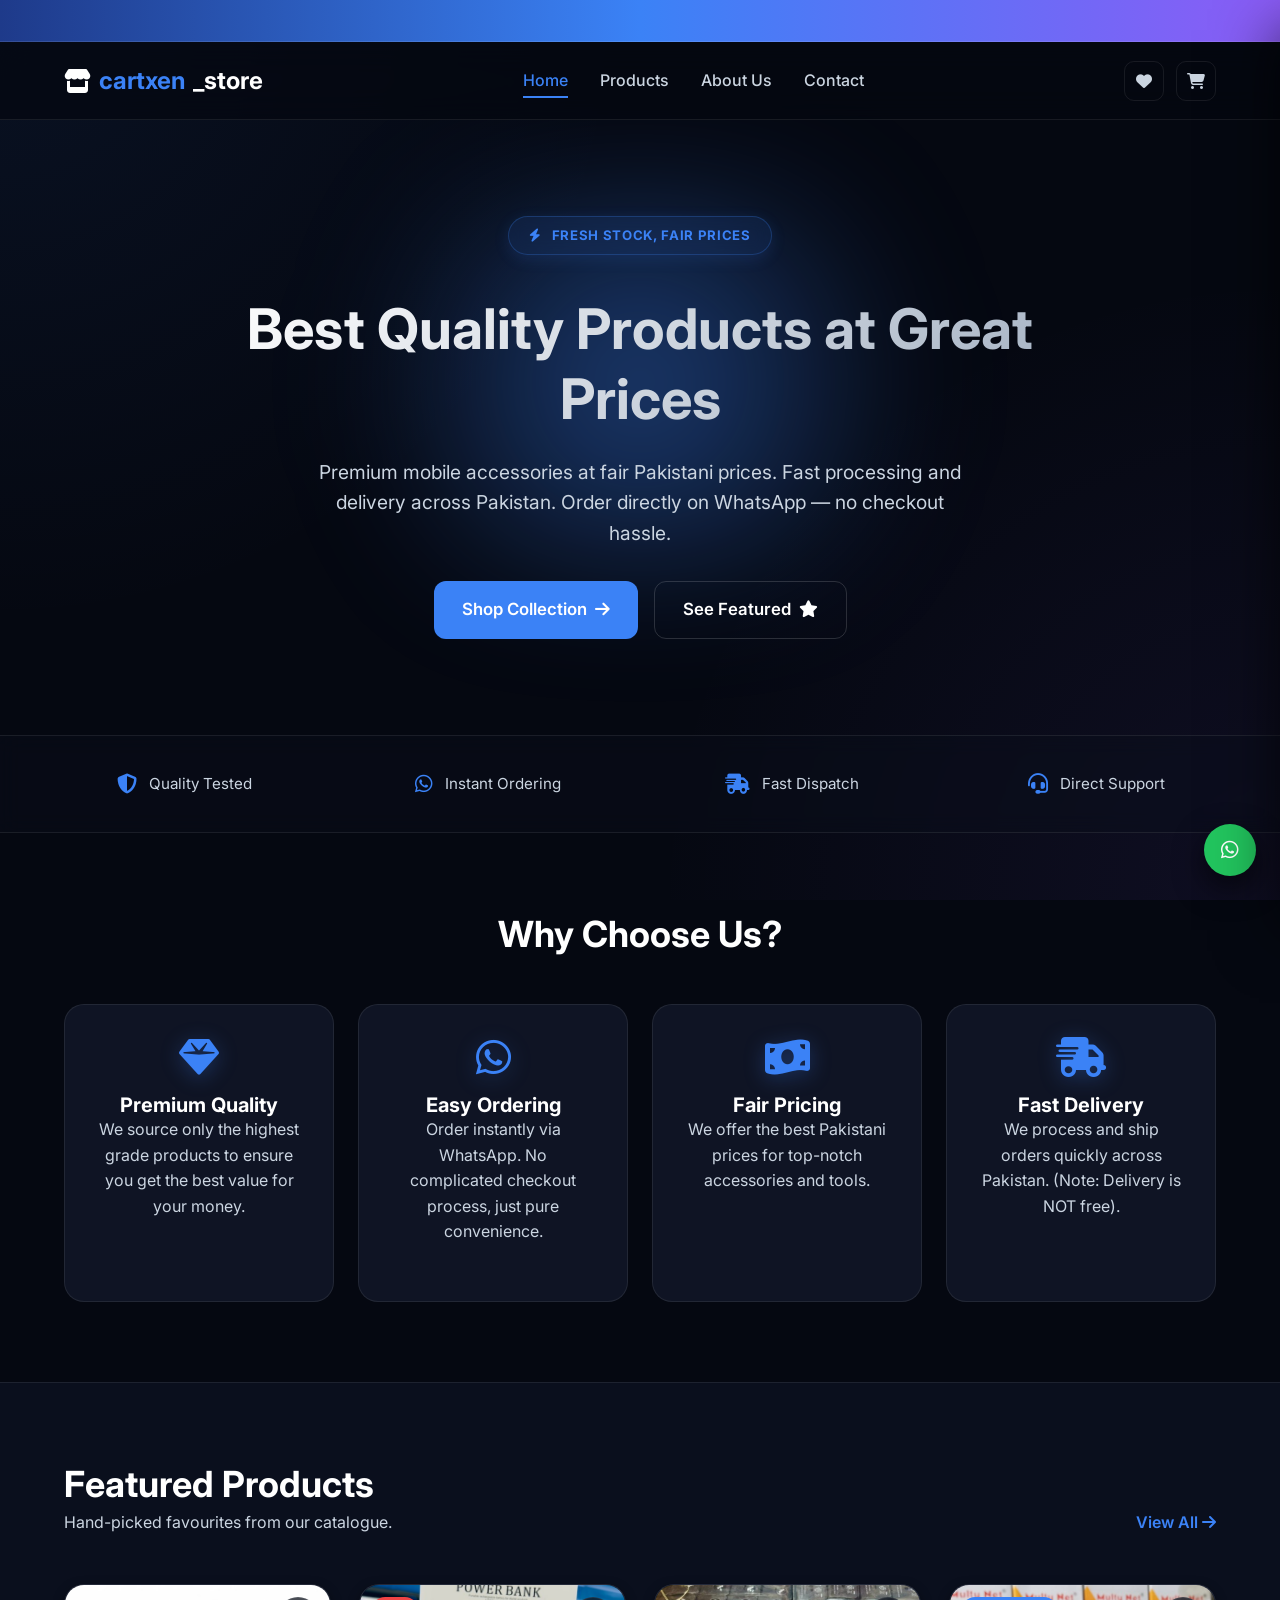
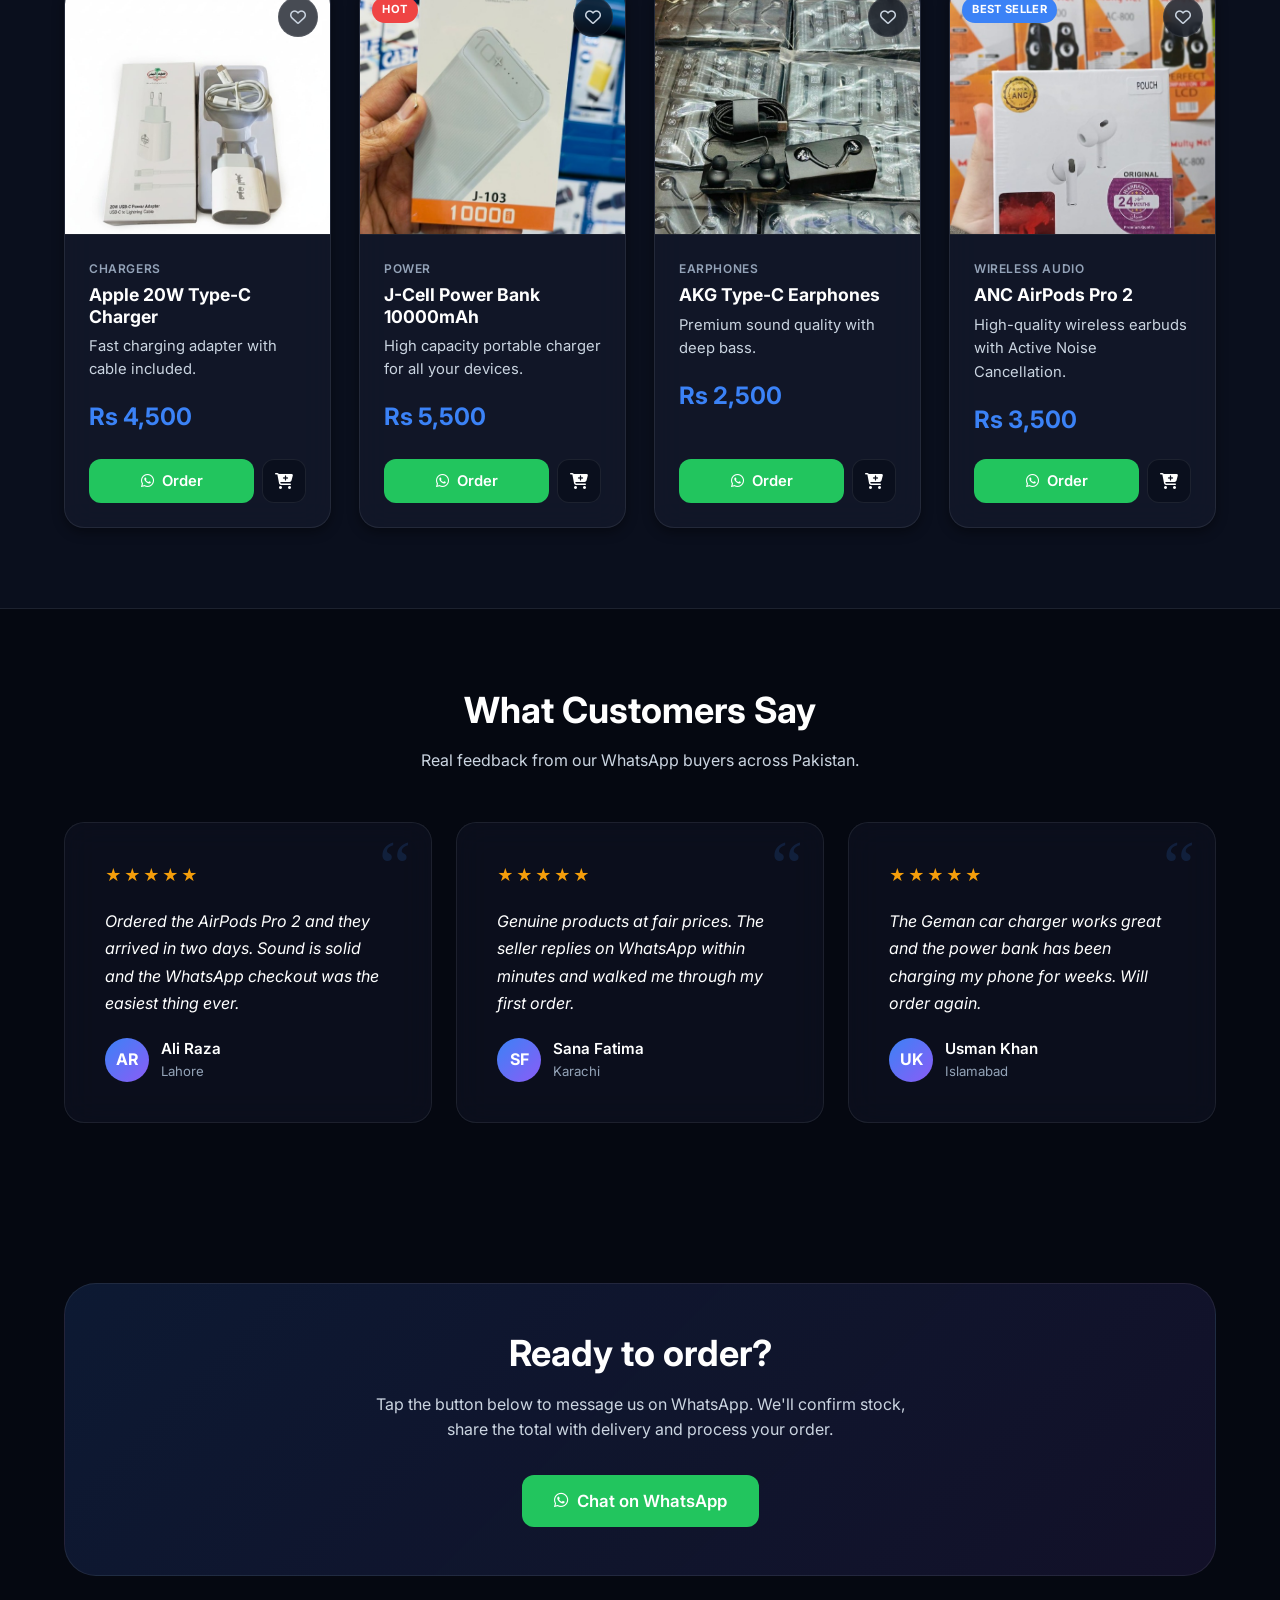
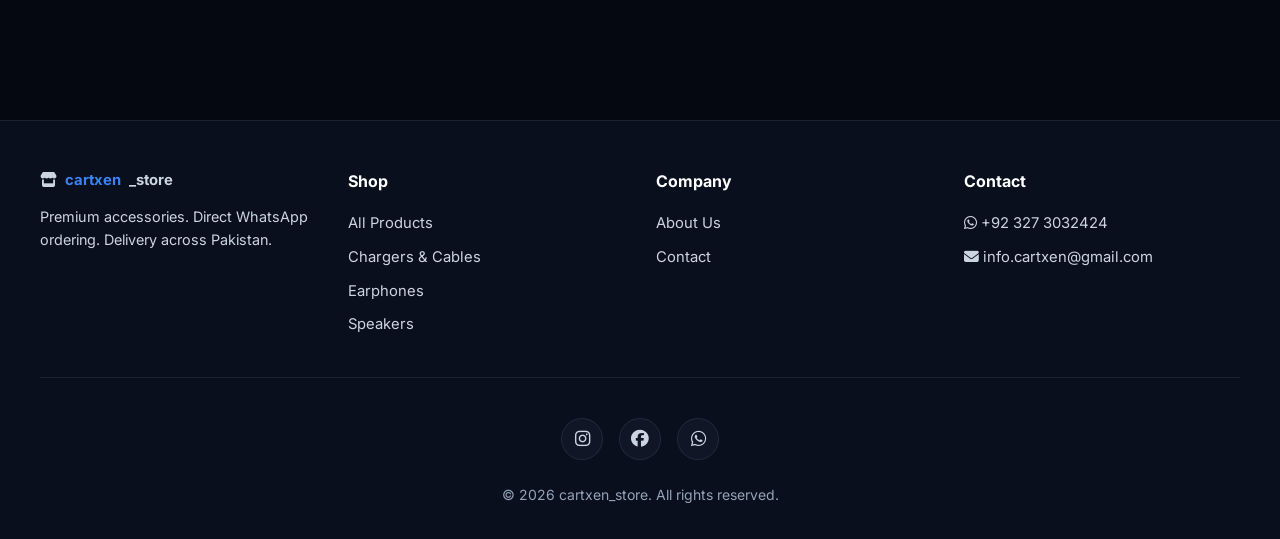
<file: index.html>
<!DOCTYPE html>
<html lang="en">
<head>
    <meta charset="UTF-8">
    <meta name="viewport" content="width=device-width, initial-scale=1.0">
    <title>cartxen_store | Quality Accessories, Ordered via WhatsApp</title>
    <meta name="description" content="Premium mobile accessories, chargers, earphones and speakers at fair Pakistani prices. Fast processing, direct WhatsApp ordering.">
    <meta name="theme-color" content="#0a0f1a">
    <meta property="og:title" content="cartxen_store | Quality Accessories">
    <meta property="og:description" content="Order premium accessories directly on WhatsApp.">
    <meta property="og:type" content="website">
    <meta name="twitter:card" content="summary_large_image">
    <link rel="icon" href="data:image/svg+xml,%3Csvg xmlns='http://www.w3.org/2000/svg' viewBox='0 0 100 100'%3E%3Ctext y='.9em' font-size='90'%3E🛒%3C/text%3E%3C/svg%3E">
    <link href="https://fonts.googleapis.com/css2?family=Inter:wght@400;500;600;700;800&display=swap" rel="stylesheet">
    <link rel="stylesheet" href="https://cdnjs.cloudflare.com/ajax/libs/font-awesome/6.4.0/css/all.min.css">
    <link rel="stylesheet" href="styles.css">
</head>
<body>

    <!-- Announcement -->
    <div class="announcement-bar">
        <div class="ticker-content">
            <i class="fa-solid fa-truck-fast"></i> Fast processing &amp; delivery across Pakistan
            <i class="fa-brands fa-whatsapp"></i> Chat on WhatsApp to order
            <i class="fa-solid fa-shield-halved"></i> 100% Quality Tested Products
            <i class="fa-solid fa-star"></i> Top Rated Accessories Store
        </div>
    </div>

    <!-- Sticky Navbar -->
    <nav class="navbar">
        <div class="nav-container">
            <a href="index.html" class="logo">
                <i class="fa-solid fa-store"></i> <span>cartxen</span>_store
            </a>
            <ul class="nav-links" id="navLinks">
                <li><a href="index.html" class="active">Home</a></li>
                <li><a href="products.html">Products</a></li>
                <li><a href="about.html">About Us</a></li>
                <li><a href="contact.html">Contact</a></li>
            </ul>
            <div class="nav-actions">
                <button class="icon-btn" id="wishlistToggle" aria-label="Wishlist" title="Wishlist">
                    <i class="fa-solid fa-heart"></i>
                    <span class="badge" id="wishlistCount">0</span>
                </button>
                <button class="icon-btn" id="cartToggle" aria-label="Cart" title="Cart">
                    <i class="fa-solid fa-cart-shopping"></i>
                    <span class="badge" id="cartCount">0</span>
                </button>
                <button class="mobile-menu-btn" id="mobileMenuBtn" aria-label="Menu">
                    <i class="fa-solid fa-bars"></i>
                </button>
            </div>
        </div>
    </nav>

    <!-- Hero Section -->
    <header class="hero">
        <span class="hero-badge"><i class="fa-solid fa-bolt"></i> Fresh stock, fair prices</span>
        <h1>Best Quality Products at Great Prices</h1>
        <p>Premium mobile accessories at fair Pakistani prices. Fast processing and delivery across Pakistan. Order directly on WhatsApp — no checkout hassle.</p>
        <div class="hero-ctas">
            <a href="products.html" class="btn btn-primary">
                Shop Collection <i class="fa-solid fa-arrow-right"></i>
            </a>
            <a href="#featured" class="btn btn-outline">
                See Featured <i class="fa-solid fa-star"></i>
            </a>
        </div>
    </header>

    <!-- Trust bar -->
    <section class="trust-bar">
        <div class="trust-bar-inner">
            <a href="about.html" class="trust-item"><i class="fa-solid fa-shield-halved"></i><span>Quality Tested</span></a>
            <a href="https://wa.me/923273032424" target="_blank" rel="noopener" class="trust-item"><i class="fa-brands fa-whatsapp"></i><span>Instant Ordering</span></a>
            <a href="about.html#how-it-works" class="trust-item"><i class="fa-solid fa-truck-fast"></i><span>Fast Dispatch</span></a>
            <a href="contact.html" class="trust-item"><i class="fa-solid fa-headset"></i><span>Direct Support</span></a>
        </div>
    </section>

    <!-- Why Choose Us -->
    <section class="section">
        <h2 class="section-title reveal">Why Choose Us?</h2>
        <div class="features-grid">
            <div class="feature-card reveal">
                <i class="fa-solid fa-gem feature-icon"></i>
                <h3>Premium Quality</h3>
                <p>We source only the highest grade products to ensure you get the best value for your money.</p>
            </div>
            <div class="feature-card reveal">
                <i class="fa-brands fa-whatsapp feature-icon"></i>
                <h3>Easy Ordering</h3>
                <p>Order instantly via WhatsApp. No complicated checkout process, just pure convenience.</p>
            </div>
            <div class="feature-card reveal">
                <i class="fa-solid fa-money-bill-wave feature-icon"></i>
                <h3>Fair Pricing</h3>
                <p>We offer the best Pakistani prices for top-notch accessories and tools.</p>
            </div>
            <div class="feature-card reveal">
                <i class="fa-solid fa-truck-fast feature-icon"></i>
                <h3>Fast Delivery</h3>
                <p>We process and ship orders quickly across Pakistan. (Note: Delivery is NOT free).</p>
            </div>
        </div>
    </section>

    <!-- Featured Products -->
    <section id="featured" class="section" style="background-color: var(--bg-elevated); max-width: 100%; padding-top: 5rem; padding-bottom: 5rem; border-top: 1px solid var(--border-color); border-bottom: 1px solid var(--border-color);">
        <div style="max-width: 1200px; margin: 0 auto; padding: 0 1.5rem;">
            <div style="display: flex; justify-content: space-between; align-items: flex-end; margin-bottom: 3rem; flex-wrap: wrap; gap: 1rem;" class="reveal">
                <div>
                    <h2 style="margin-bottom: 0.25rem;">Featured Products</h2>
                    <p style="margin-bottom: 0;">Hand-picked favourites from our catalogue.</p>
                </div>
                <a href="products.html" style="color: var(--accent-blue); font-weight: 600;">View All <i class="fa-solid fa-arrow-right"></i></a>
            </div>
            <div class="products-grid">

                <div class="product-card reveal" data-id="apple-20w-typec-charger" data-product="Apple 20W Type-C Charger" data-price="Rs 4,500" data-category="chargers">
                    <div class="product-image-wrap">
                        <img src="charger.jpg" alt="Apple 20W Charger" class="product-image" loading="lazy" onerror="this.src='https://placehold.co/400x250/141b2d/3b82f6?text=Apple+Charger'">
                        <button class="wishlist-btn" data-id="apple-20w-typec-charger" aria-label="Add to wishlist"><i class="fa-regular fa-heart"></i></button>
                    </div>
                    <div class="product-info">
                        <div class="product-category">Chargers</div>
                        <h3 class="product-title">Apple 20W Type-C Charger</h3>
                        <p>Fast charging adapter with cable included.</p>
                        <div class="product-price">Rs 4,500</div>
                        <div class="product-actions">
                            <button class="btn btn-whatsapp whatsapp-order-btn" data-product="Apple 20W Type-C Charger" data-price="Rs 4,500">
                                <i class="fa-brands fa-whatsapp"></i> Order
                            </button>
                            <button class="add-cart-btn" aria-label="Add to cart"><i class="fa-solid fa-cart-plus"></i></button>
                        </div>
                    </div>
                </div>

                <div class="product-card reveal" data-id="j-cell-power-bank-10000" data-product="J-Cell Power Bank 10000mAh" data-price="Rs 5,500" data-category="accessories">
                    <div class="product-image-wrap">
                        <img src="powerbank.jpg" alt="J-Cell Power Bank" class="product-image" loading="lazy" onerror="this.src='https://placehold.co/400x250/141b2d/3b82f6?text=Power+Bank'">
                        <span class="product-badge hot">Hot</span>
                        <button class="wishlist-btn" data-id="j-cell-power-bank-10000" aria-label="Add to wishlist"><i class="fa-regular fa-heart"></i></button>
                    </div>
                    <div class="product-info">
                        <div class="product-category">Power</div>
                        <h3 class="product-title">J-Cell Power Bank 10000mAh</h3>
                        <p>High capacity portable charger for all your devices.</p>
                        <div class="product-price">Rs 5,500</div>
                        <div class="product-actions">
                            <button class="btn btn-whatsapp whatsapp-order-btn" data-product="J-Cell Power Bank 10000mAh" data-price="Rs 5,500">
                                <i class="fa-brands fa-whatsapp"></i> Order
                            </button>
                            <button class="add-cart-btn" aria-label="Add to cart"><i class="fa-solid fa-cart-plus"></i></button>
                        </div>
                    </div>
                </div>

                <div class="product-card reveal" data-id="akg-typec-earphones" data-product="AKG Type-C Earphones" data-price="Rs 2,500" data-category="earphones">
                    <div class="product-image-wrap">
                        <img src="akg.jpg" alt="AKG Type-C Earphones" class="product-image" loading="lazy" onerror="this.src='https://placehold.co/400x250/141b2d/3b82f6?text=AKG+Earphones'">
                        <button class="wishlist-btn" data-id="akg-typec-earphones" aria-label="Add to wishlist"><i class="fa-regular fa-heart"></i></button>
                    </div>
                    <div class="product-info">
                        <div class="product-category">Earphones</div>
                        <h3 class="product-title">AKG Type-C Earphones</h3>
                        <p>Premium sound quality with deep bass.</p>
                        <div class="product-price">Rs 2,500</div>
                        <div class="product-actions">
                            <button class="btn btn-whatsapp whatsapp-order-btn" data-product="AKG Type-C Earphones" data-price="Rs 2,500">
                                <i class="fa-brands fa-whatsapp"></i> Order
                            </button>
                            <button class="add-cart-btn" aria-label="Add to cart"><i class="fa-solid fa-cart-plus"></i></button>
                        </div>
                    </div>
                </div>

                <div class="product-card reveal" data-id="anc-airpods-pro-2" data-product="ANC AirPods Pro 2" data-price="Rs 3,500" data-category="earphones">
                    <div class="product-image-wrap">
                        <img src="airpods.jpg" alt="AirPods Pro 2" class="product-image" loading="lazy" onerror="this.src='https://placehold.co/400x250/141b2d/3b82f6?text=AirPods+Pro+2'">
                        <span class="product-badge">Best Seller</span>
                        <button class="wishlist-btn" data-id="anc-airpods-pro-2" aria-label="Add to wishlist"><i class="fa-regular fa-heart"></i></button>
                    </div>
                    <div class="product-info">
                        <div class="product-category">Wireless Audio</div>
                        <h3 class="product-title">ANC AirPods Pro 2</h3>
                        <p>High-quality wireless earbuds with Active Noise Cancellation.</p>
                        <div class="product-price">Rs 3,500</div>
                        <div class="product-actions">
                            <button class="btn btn-whatsapp whatsapp-order-btn" data-product="ANC AirPods Pro 2" data-price="Rs 3,500">
                                <i class="fa-brands fa-whatsapp"></i> Order
                            </button>
                            <button class="add-cart-btn" aria-label="Add to cart"><i class="fa-solid fa-cart-plus"></i></button>
                        </div>
                    </div>
                </div>

            </div>
        </div>
    </section>

    <!-- Testimonials -->
    <section class="section">
        <h2 class="section-title reveal">What Customers Say</h2>
        <p class="section-subtitle reveal">Real feedback from our WhatsApp buyers across Pakistan.</p>
        <div class="testimonials-grid">
            <div class="testimonial-card reveal">
                <div class="stars">★★★★★</div>
                <p class="testimonial-text">Ordered the AirPods Pro 2 and they arrived in two days. Sound is solid and the WhatsApp checkout was the easiest thing ever.</p>
                <div class="testimonial-author">
                    <div class="author-avatar">AR</div>
                    <div>
                        <div class="author-name">Ali Raza</div>
                        <div class="author-meta">Lahore</div>
                    </div>
                </div>
            </div>
            <div class="testimonial-card reveal">
                <div class="stars">★★★★★</div>
                <p class="testimonial-text">Genuine products at fair prices. The seller replies on WhatsApp within minutes and walked me through my first order.</p>
                <div class="testimonial-author">
                    <div class="author-avatar">SF</div>
                    <div>
                        <div class="author-name">Sana Fatima</div>
                        <div class="author-meta">Karachi</div>
                    </div>
                </div>
            </div>
            <div class="testimonial-card reveal">
                <div class="stars">★★★★★</div>
                <p class="testimonial-text">The Geman car charger works great and the power bank has been charging my phone for weeks. Will order again.</p>
                <div class="testimonial-author">
                    <div class="author-avatar">UK</div>
                    <div>
                        <div class="author-name">Usman Khan</div>
                        <div class="author-meta">Islamabad</div>
                    </div>
                </div>
            </div>
        </div>
    </section>

    <!-- CTA -->
    <section class="section" style="text-align: center;">
        <div class="reveal" style="background: linear-gradient(135deg, rgba(59, 130, 246, 0.15), rgba(139, 92, 246, 0.1)); border: 1px solid var(--border-color); border-radius: var(--radius-lg); padding: 3rem 2rem;">
            <h2 style="margin-bottom: 1rem;">Ready to order?</h2>
            <p style="max-width: 560px; margin: 0 auto 2rem;">Tap the button below to message us on WhatsApp. We'll confirm stock, share the total with delivery and process your order.</p>
            <button class="btn btn-whatsapp" id="generalContactBtn" style="width: auto; font-size: 1.05rem; padding: 1rem 2rem;">
                <i class="fa-brands fa-whatsapp"></i> Chat on WhatsApp
            </button>
        </div>
    </section>

    <!-- Cart Drawer -->
    <div class="drawer-overlay" id="drawerOverlay"></div>
    <aside class="cart-drawer" id="cartDrawer" aria-label="Cart">
        <div class="cart-header">
            <h3><i class="fa-solid fa-cart-shopping"></i> Your Cart</h3>
            <button class="cart-close" id="cartClose" aria-label="Close cart"><i class="fa-solid fa-xmark"></i></button>
        </div>
        <div class="cart-body" id="cartBody"></div>
        <div class="cart-footer" id="cartFooter">
            <div class="cart-total">
                <span class="cart-total-label">Subtotal</span>
                <span class="cart-total-value" id="cartTotal">Rs 0</span>
            </div>
            <button class="btn btn-primary" id="cartCheckout" style="margin-bottom: 0.5rem; width: 100%;">
                <i class="fa-solid fa-credit-card"></i> Pay with Card
            </button>
            <button class="btn btn-outline" id="cartClear" style="width: 100%;">Clear Cart</button>
            <p class="cart-note">Delivery charges are calculated separately at checkout.</p>
        </div>
    </aside>

    <!-- Floating Action Buttons -->
    <div class="fab-container">
        <button class="fab fab-top" id="fabTop" aria-label="Back to top" title="Back to top">
            <i class="fa-solid fa-arrow-up"></i>
        </button>
        <button class="fab fab-whatsapp" id="fabWhatsapp" aria-label="Chat on WhatsApp" title="Chat on WhatsApp">
            <i class="fa-brands fa-whatsapp"></i>
        </button>
    </div>

    <!-- Footer -->
    <footer>
        <div class="footer-content">
            <div class="footer-grid">
                <div class="footer-col">
                    <a href="index.html" class="logo" style="margin-bottom: 0.75rem;">
                        <i class="fa-solid fa-store"></i> <span>cartxen</span>_store
                    </a>
                    <p>Premium accessories. Direct WhatsApp ordering. Delivery across Pakistan.</p>
                </div>
                <div class="footer-col">
                    <h4>Shop</h4>
                    <ul>
                        <li><a href="products.html">All Products</a></li>
                        <li><a href="products.html#chargers">Chargers &amp; Cables</a></li>
                        <li><a href="products.html#earphones">Earphones</a></li>
                        <li><a href="products.html#speakers">Speakers</a></li>
                    </ul>
                </div>
                <div class="footer-col">
                    <h4>Company</h4>
                    <ul>
                        <li><a href="about.html">About Us</a></li>
                        <li><a href="contact.html">Contact</a></li>
                    </ul>
                </div>
                <div class="footer-col">
                    <h4>Contact</h4>
                    <ul>
                        <li><a href="https://wa.me/923273032424" target="_blank"><i class="fa-brands fa-whatsapp"></i> +92 327 3032424</a></li>
                        <li><a href="mailto:info.cartxen@gmail.com"><i class="fa-solid fa-envelope"></i> info.cartxen@gmail.com</a></li>
                    </ul>
                </div>
            </div>
            <div class="footer-socials">
                <a href="https://www.instagram.com/cartxen_store" target="_blank" aria-label="Instagram"><i class="fa-brands fa-instagram"></i></a>
                <a href="https://www.facebook.com/cartxen" target="_blank" aria-label="Facebook"><i class="fa-brands fa-facebook"></i></a>
                <a href="https://wa.me/923273032424" target="_blank" aria-label="WhatsApp"><i class="fa-brands fa-whatsapp"></i></a>
            </div>
            <p class="footer-copy">&copy; 2026 cartxen_store. All rights reserved.</p>
        </div>
    </footer>

    <script src="script.js"></script>
</body>
</html>
</file>
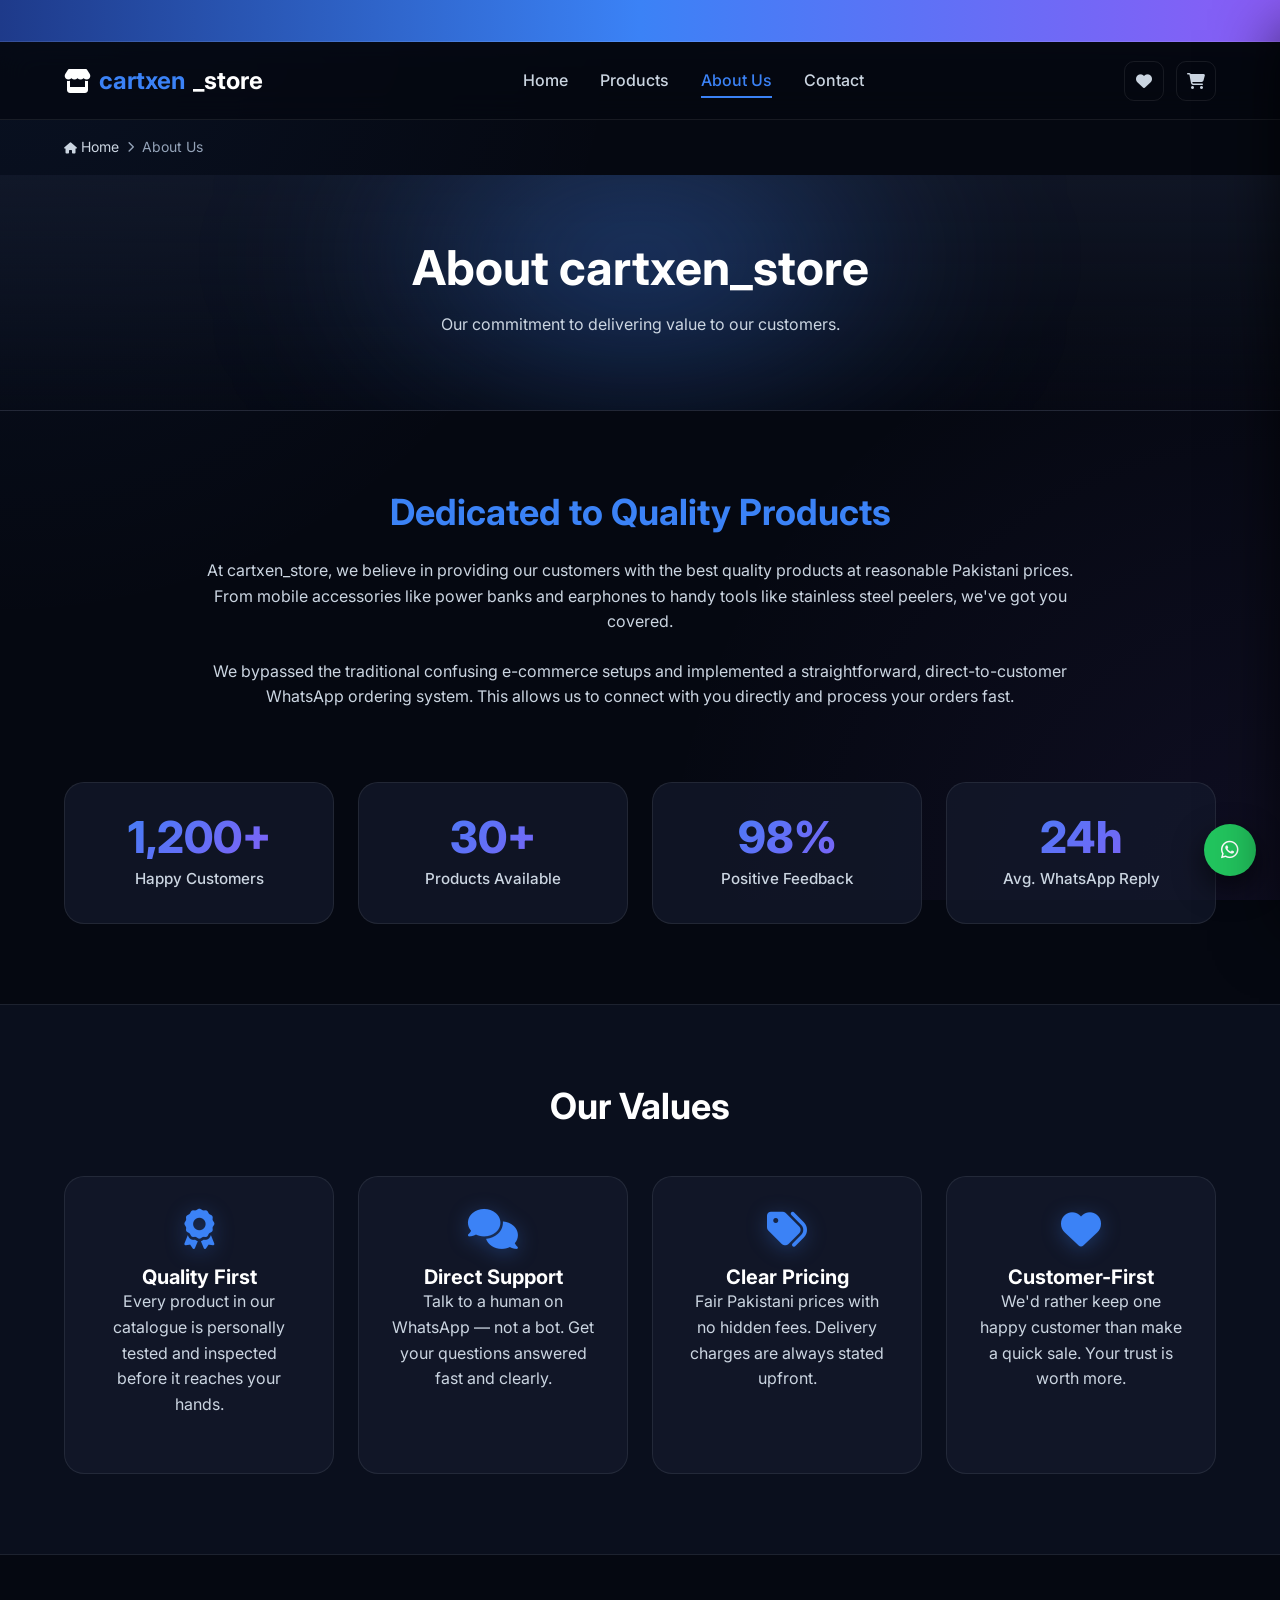
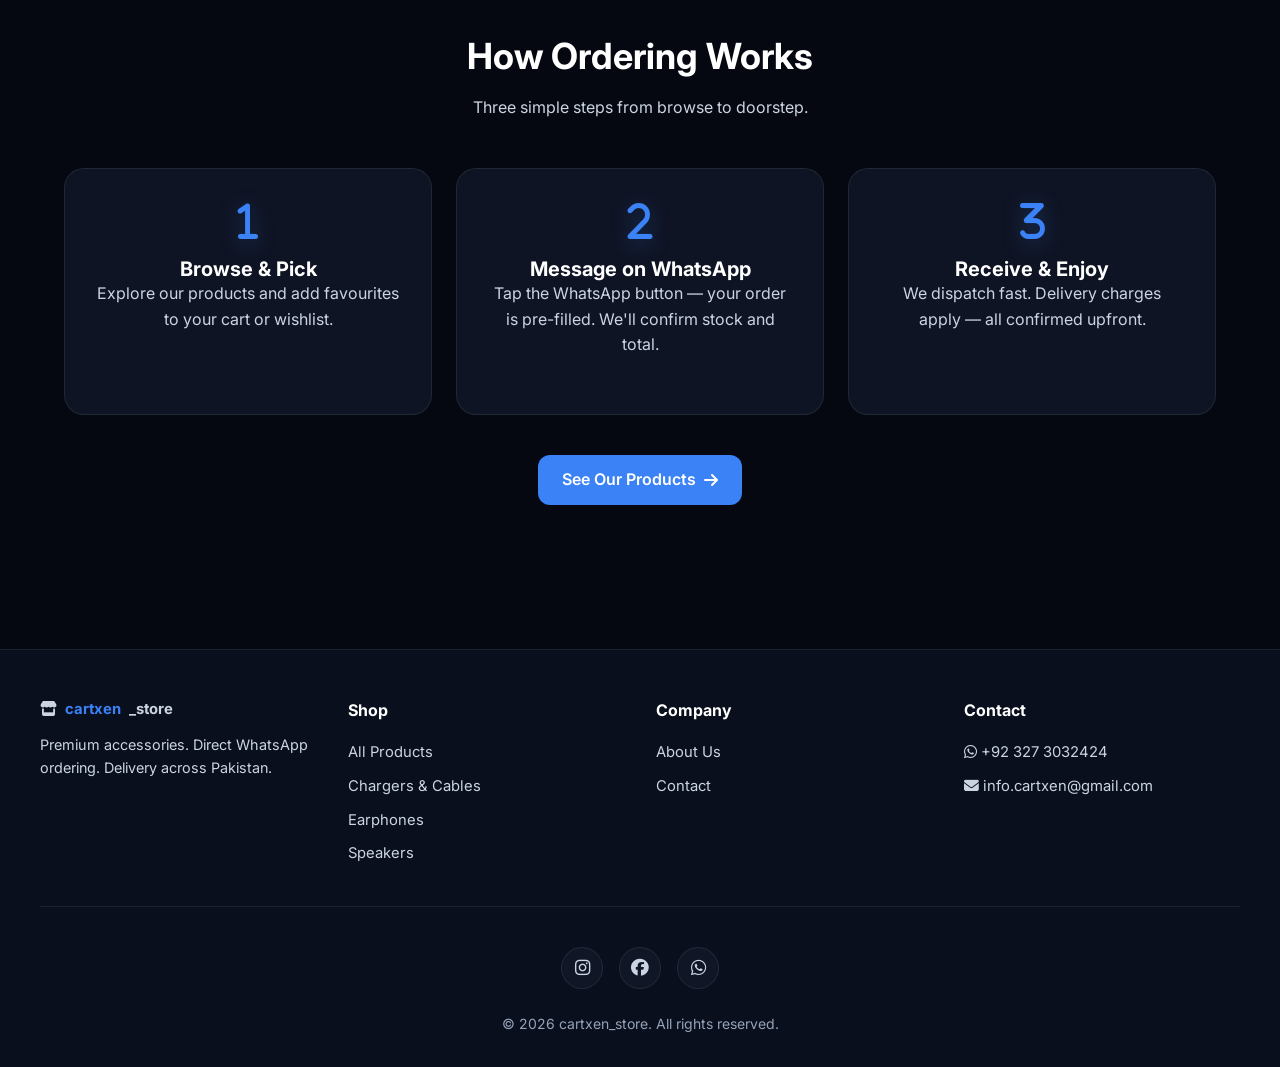
<file: about.html>
<!DOCTYPE html>
<html lang="en">
<head>
    <meta charset="UTF-8">
    <meta name="viewport" content="width=device-width, initial-scale=1.0">
    <title>About Us | cartxen_store</title>
    <meta name="description" content="The story behind cartxen_store — our mission, values and commitment to quality products at fair Pakistani prices.">
    <meta name="theme-color" content="#0a0f1a">
    <meta property="og:title" content="About Us | cartxen_store">
    <meta property="og:description" content="Our commitment to delivering value to our customers.">
    <link rel="icon" href="data:image/svg+xml,%3Csvg xmlns='http://www.w3.org/2000/svg' viewBox='0 0 100 100'%3E%3Ctext y='.9em' font-size='90'%3E🛒%3C/text%3E%3C/svg%3E">
    <link href="https://fonts.googleapis.com/css2?family=Inter:wght@400;500;600;700;800&display=swap" rel="stylesheet">
    <link rel="stylesheet" href="https://cdnjs.cloudflare.com/ajax/libs/font-awesome/6.4.0/css/all.min.css">
    <link rel="stylesheet" href="styles.css">
</head>
<body>

    <!-- Announcement -->
    <div class="announcement-bar">
        <div class="ticker-content">
            <i class="fa-solid fa-truck-fast"></i> Fast processing &amp; delivery across Pakistan
            <i class="fa-brands fa-whatsapp"></i> Chat on WhatsApp to order
            <i class="fa-solid fa-shield-halved"></i> 100% Quality Tested Products
            <i class="fa-solid fa-star"></i> Top Rated Accessories Store
        </div>
    </div>

    <!-- Sticky Navbar -->
    <nav class="navbar">
        <div class="nav-container">
            <a href="index.html" class="logo">
                <i class="fa-solid fa-store"></i> <span>cartxen</span>_store
            </a>
            <ul class="nav-links" id="navLinks">
                <li><a href="index.html">Home</a></li>
                <li><a href="products.html">Products</a></li>
                <li><a href="about.html" class="active">About Us</a></li>
                <li><a href="contact.html">Contact</a></li>
            </ul>
            <div class="nav-actions">
                <button class="icon-btn" id="wishlistToggle" aria-label="Wishlist" title="Wishlist">
                    <i class="fa-solid fa-heart"></i>
                    <span class="badge" id="wishlistCount">0</span>
                </button>
                <button class="icon-btn" id="cartToggle" aria-label="Cart" title="Cart">
                    <i class="fa-solid fa-cart-shopping"></i>
                    <span class="badge" id="cartCount">0</span>
                </button>
                <button class="mobile-menu-btn" id="mobileMenuBtn" aria-label="Menu">
                    <i class="fa-solid fa-bars"></i>
                </button>
            </div>
        </div>
    </nav>

    <!-- Breadcrumbs -->
    <div class="breadcrumbs">
        <a href="index.html"><i class="fa-solid fa-house"></i> Home</a>
        <i class="fa-solid fa-chevron-right"></i>
        <span>About Us</span>
    </div>

    <!-- Page Header -->
    <div class="page-header">
        <h1>About cartxen_store</h1>
        <p>Our commitment to delivering value to our customers.</p>
    </div>

    <!-- About Story -->
    <section class="section">
        <div class="about-content reveal" style="max-width: 900px; margin: 0 auto; grid-template-columns: 1fr; text-align: center;">
            <div>
                <h2 style="color: var(--accent-blue); margin-bottom: 1.5rem;">Dedicated to Quality Products</h2>
                <p>At cartxen_store, we believe in providing our customers with the best quality products at reasonable Pakistani prices. From mobile accessories like power banks and earphones to handy tools like stainless steel peelers, we've got you covered.</p>
                <p>We bypassed the traditional confusing e-commerce setups and implemented a straightforward, direct-to-customer WhatsApp ordering system. This allows us to connect with you directly and process your orders fast.</p>
            </div>
        </div>

        <!-- Stats -->
        <div class="stats-grid">
            <div class="stat-card reveal">
                <div class="stat-value" data-count="1200" data-suffix="+">0</div>
                <div class="stat-label">Happy Customers</div>
            </div>
            <div class="stat-card reveal">
                <div class="stat-value" data-count="30" data-suffix="+">0</div>
                <div class="stat-label">Products Available</div>
            </div>
            <div class="stat-card reveal">
                <div class="stat-value" data-count="98" data-suffix="%">0</div>
                <div class="stat-label">Positive Feedback</div>
            </div>
            <div class="stat-card reveal">
                <div class="stat-value" data-count="24" data-suffix="h">0</div>
                <div class="stat-label">Avg. WhatsApp Reply</div>
            </div>
        </div>
    </section>

    <!-- Values -->
    <section class="section" style="background-color: var(--bg-elevated); max-width: 100%; border-top: 1px solid var(--border-color); border-bottom: 1px solid var(--border-color);">
        <div style="max-width: 1200px; margin: 0 auto; padding: 0 1.5rem;">
            <h2 class="section-title reveal">Our Values</h2>
            <div class="features-grid">
                <div class="feature-card reveal">
                    <i class="fa-solid fa-award feature-icon"></i>
                    <h3>Quality First</h3>
                    <p>Every product in our catalogue is personally tested and inspected before it reaches your hands.</p>
                </div>
                <div class="feature-card reveal">
                    <i class="fa-solid fa-comments feature-icon"></i>
                    <h3>Direct Support</h3>
                    <p>Talk to a human on WhatsApp — not a bot. Get your questions answered fast and clearly.</p>
                </div>
                <div class="feature-card reveal">
                    <i class="fa-solid fa-tags feature-icon"></i>
                    <h3>Clear Pricing</h3>
                    <p>Fair Pakistani prices with no hidden fees. Delivery charges are always stated upfront.</p>
                </div>
                <div class="feature-card reveal">
                    <i class="fa-solid fa-heart feature-icon"></i>
                    <h3>Customer-First</h3>
                    <p>We'd rather keep one happy customer than make a quick sale. Your trust is worth more.</p>
                </div>
            </div>
        </div>
    </section>

    <!-- How it works -->
    <section id="how-it-works" class="section" style="scroll-margin-top: 100px;">
        <h2 class="section-title reveal">How Ordering Works</h2>
        <p class="section-subtitle reveal">Three simple steps from browse to doorstep.</p>
        <div class="features-grid">
            <div class="feature-card reveal">
                <i class="fa-solid fa-1 feature-icon"></i>
                <h3>Browse &amp; Pick</h3>
                <p>Explore our products and add favourites to your cart or wishlist.</p>
            </div>
            <div class="feature-card reveal">
                <i class="fa-solid fa-2 feature-icon"></i>
                <h3>Message on WhatsApp</h3>
                <p>Tap the WhatsApp button — your order is pre-filled. We'll confirm stock and total.</p>
            </div>
            <div class="feature-card reveal">
                <i class="fa-solid fa-3 feature-icon"></i>
                <h3>Receive &amp; Enjoy</h3>
                <p>We dispatch fast. Delivery charges apply — all confirmed upfront.</p>
            </div>
        </div>
        <div style="text-align: center; margin-top: 2.5rem;" class="reveal">
            <a href="products.html" class="btn btn-primary">See Our Products <i class="fa-solid fa-arrow-right"></i></a>
        </div>
    </section>

    <!-- Cart Drawer -->
    <div class="drawer-overlay" id="drawerOverlay"></div>
    <aside class="cart-drawer" id="cartDrawer" aria-label="Cart">
        <div class="cart-header">
            <h3><i class="fa-solid fa-cart-shopping"></i> Your Cart</h3>
            <button class="cart-close" id="cartClose" aria-label="Close cart"><i class="fa-solid fa-xmark"></i></button>
        </div>
        <div class="cart-body" id="cartBody"></div>
        <div class="cart-footer" id="cartFooter">
            <div class="cart-total">
                <span class="cart-total-label">Subtotal</span>
                <span class="cart-total-value" id="cartTotal">Rs 0</span>
            </div>
            <button class="btn btn-primary" id="cartCheckout" style="margin-bottom: 0.5rem; width: 100%;">
                <i class="fa-solid fa-credit-card"></i> Pay with Card
            </button>
            <button class="btn btn-outline" id="cartClear" style="width: 100%;">Clear Cart</button>
            <p class="cart-note">Delivery charges are calculated separately at checkout.</p>
        </div>
    </aside>

    <!-- Floating Action Buttons -->
    <div class="fab-container">
        <button class="fab fab-top" id="fabTop" aria-label="Back to top" title="Back to top">
            <i class="fa-solid fa-arrow-up"></i>
        </button>
        <button class="fab fab-whatsapp" id="fabWhatsapp" aria-label="Chat on WhatsApp" title="Chat on WhatsApp">
            <i class="fa-brands fa-whatsapp"></i>
        </button>
    </div>

    <!-- Footer -->
    <footer>
        <div class="footer-content">
            <div class="footer-grid">
                <div class="footer-col">
                    <a href="index.html" class="logo" style="margin-bottom: 0.75rem;">
                        <i class="fa-solid fa-store"></i> <span>cartxen</span>_store
                    </a>
                    <p>Premium accessories. Direct WhatsApp ordering. Delivery across Pakistan.</p>
                </div>
                <div class="footer-col">
                    <h4>Shop</h4>
                    <ul>
                        <li><a href="products.html">All Products</a></li>
                        <li><a href="products.html#chargers">Chargers &amp; Cables</a></li>
                        <li><a href="products.html#earphones">Earphones</a></li>
                        <li><a href="products.html#speakers">Speakers</a></li>
                    </ul>
                </div>
                <div class="footer-col">
                    <h4>Company</h4>
                    <ul>
                        <li><a href="about.html">About Us</a></li>
                        <li><a href="contact.html">Contact</a></li>
                    </ul>
                </div>
                <div class="footer-col">
                    <h4>Contact</h4>
                    <ul>
                        <li><a href="https://wa.me/923273032424" target="_blank"><i class="fa-brands fa-whatsapp"></i> +92 327 3032424</a></li>
                        <li><a href="mailto:info.cartxen@gmail.com"><i class="fa-solid fa-envelope"></i> info.cartxen@gmail.com</a></li>
                    </ul>
                </div>
            </div>
            <div class="footer-socials">
                <a href="https://www.instagram.com/cartxen_store" target="_blank" aria-label="Instagram"><i class="fa-brands fa-instagram"></i></a>
                <a href="https://www.facebook.com/cartxen" target="_blank" aria-label="Facebook"><i class="fa-brands fa-facebook"></i></a>
                <a href="https://wa.me/923273032424" target="_blank" aria-label="WhatsApp"><i class="fa-brands fa-whatsapp"></i></a>
            </div>
            <p class="footer-copy">&copy; 2026 cartxen_store. All rights reserved.</p>
        </div>
    </footer>

    <script src="script.js"></script>
</body>
</html>
</file>
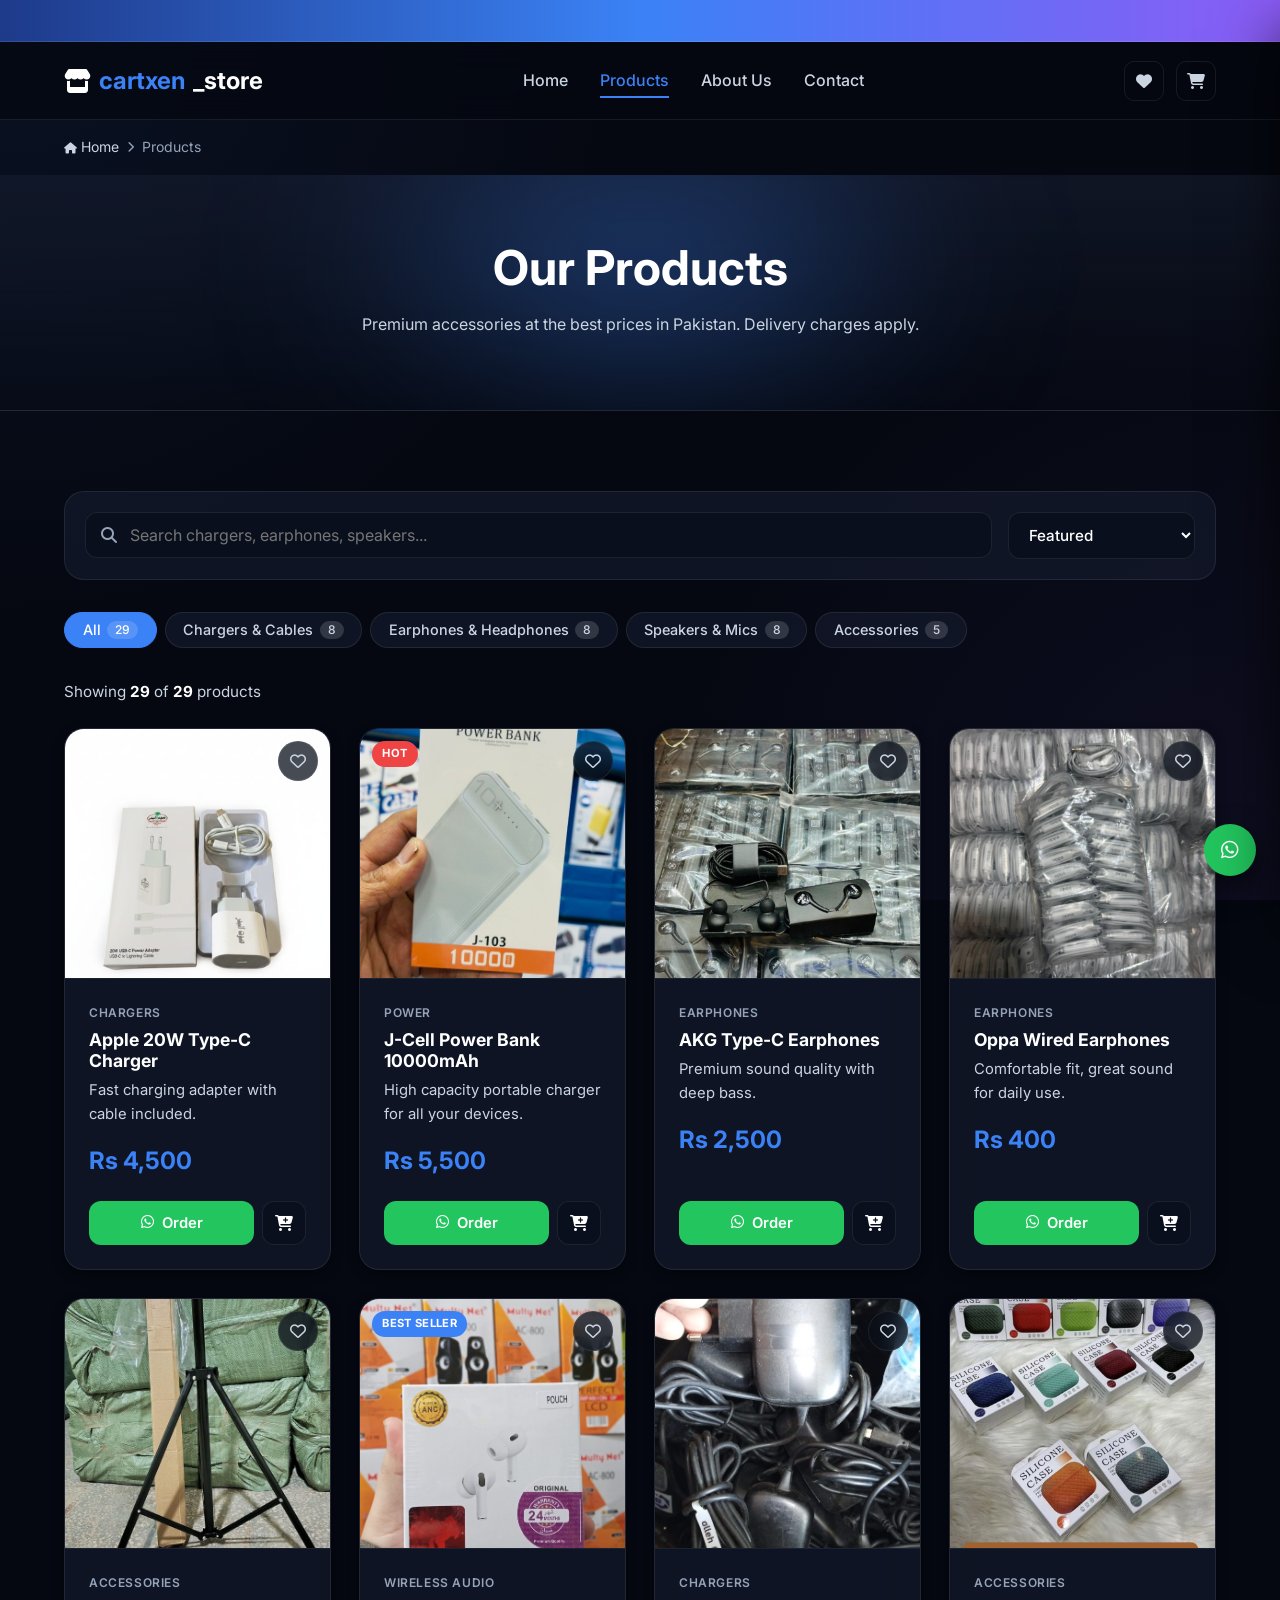
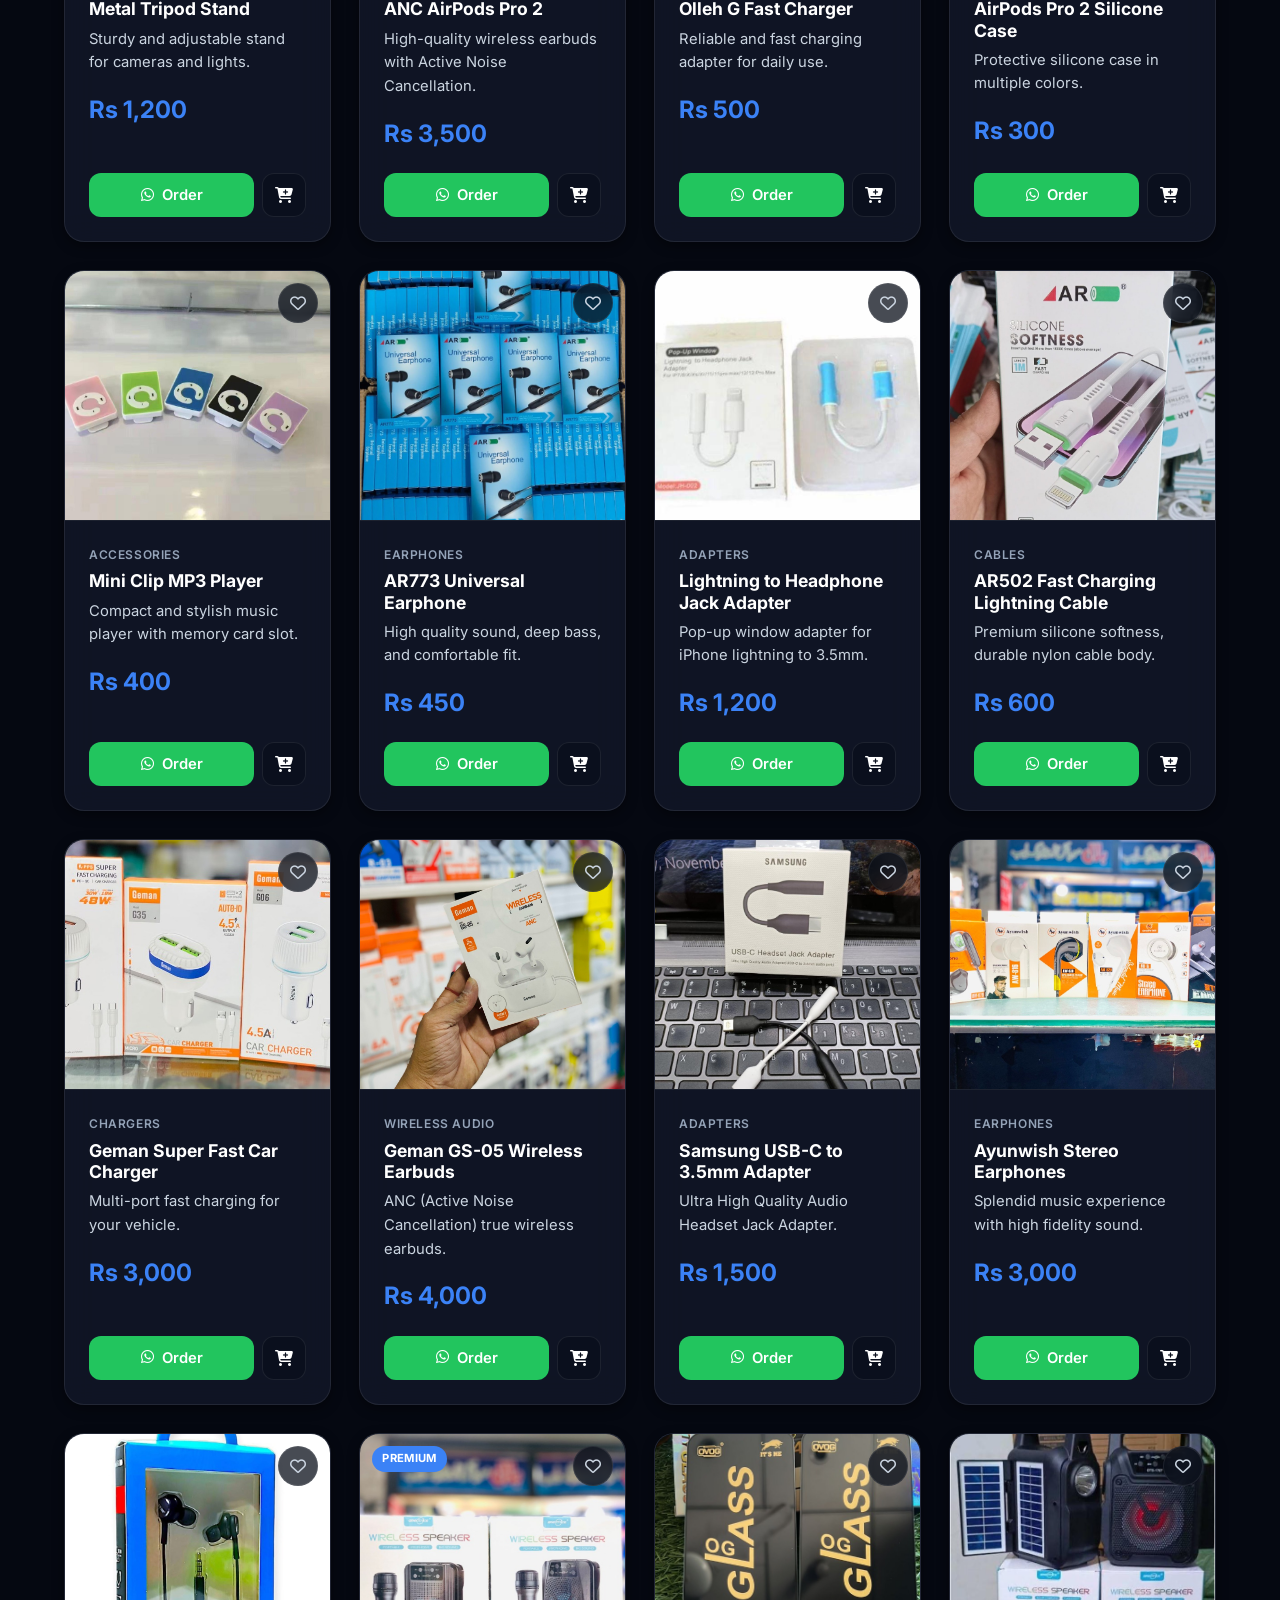
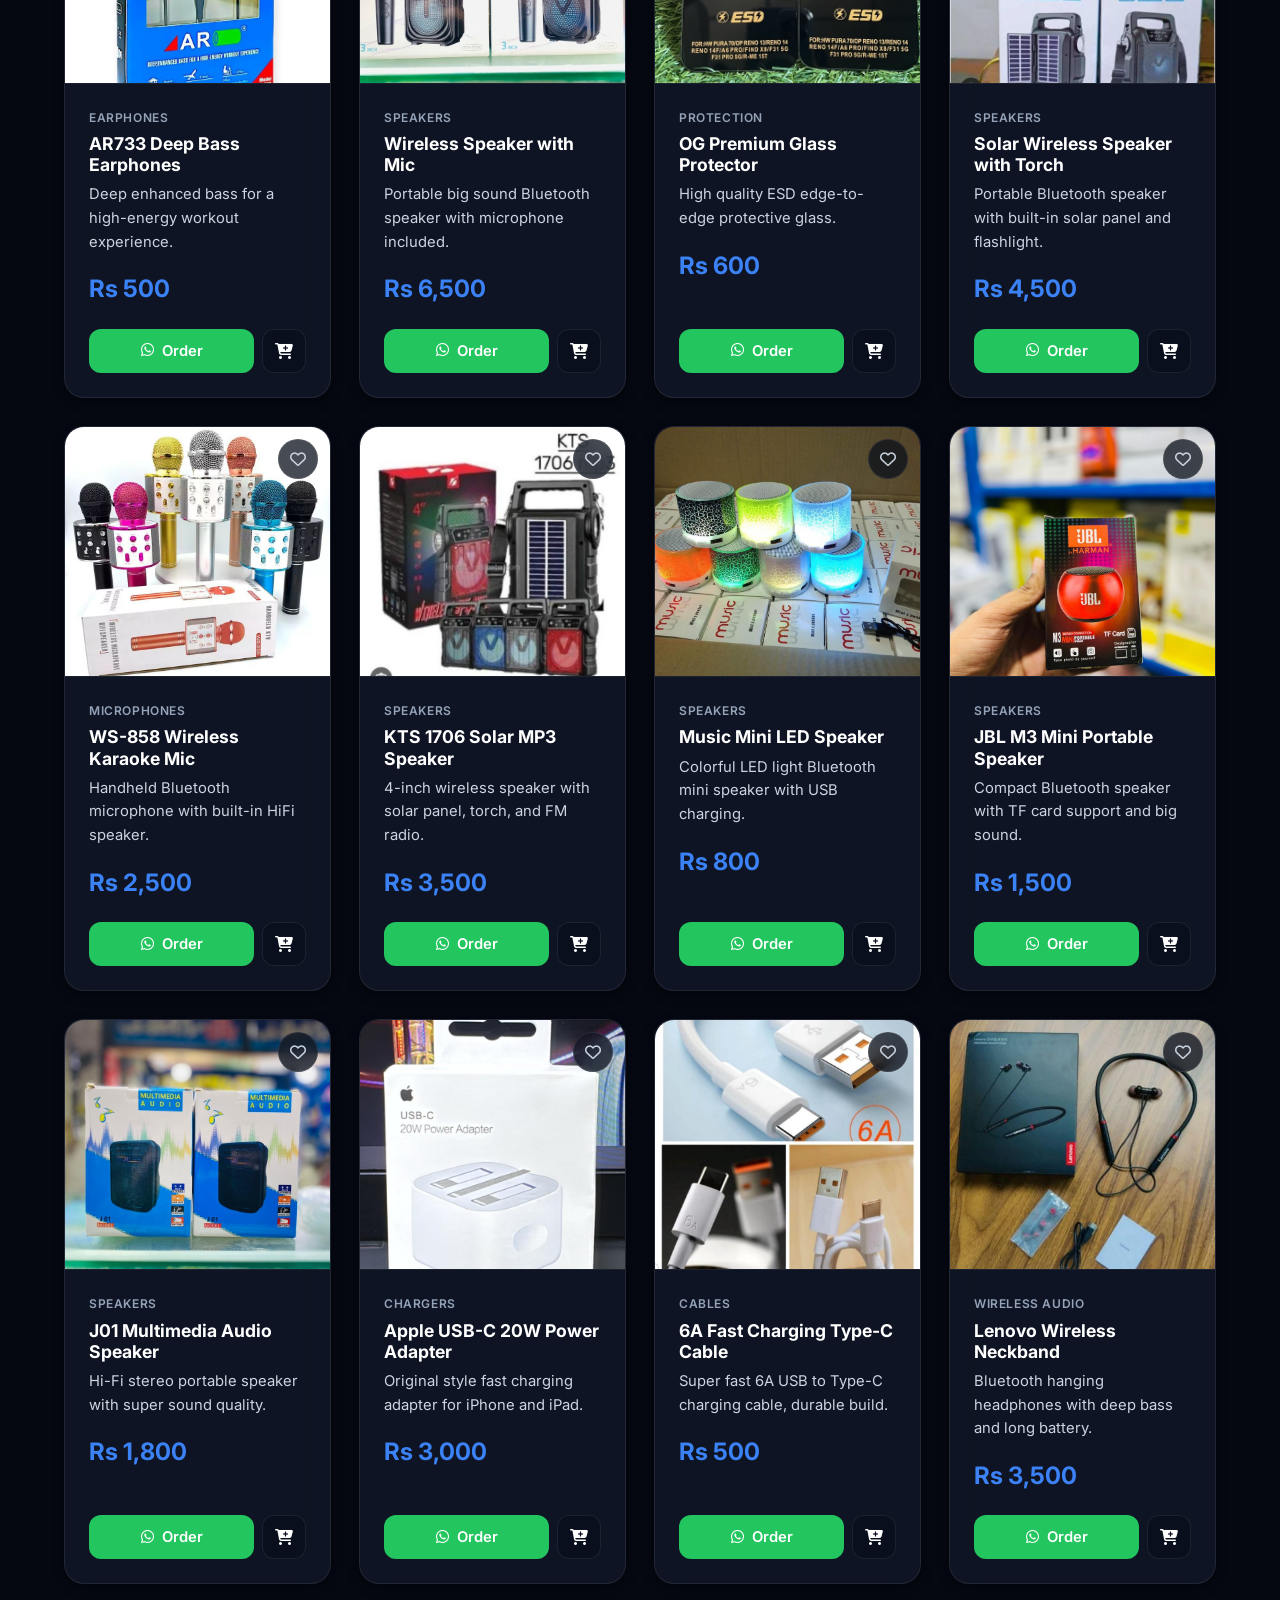
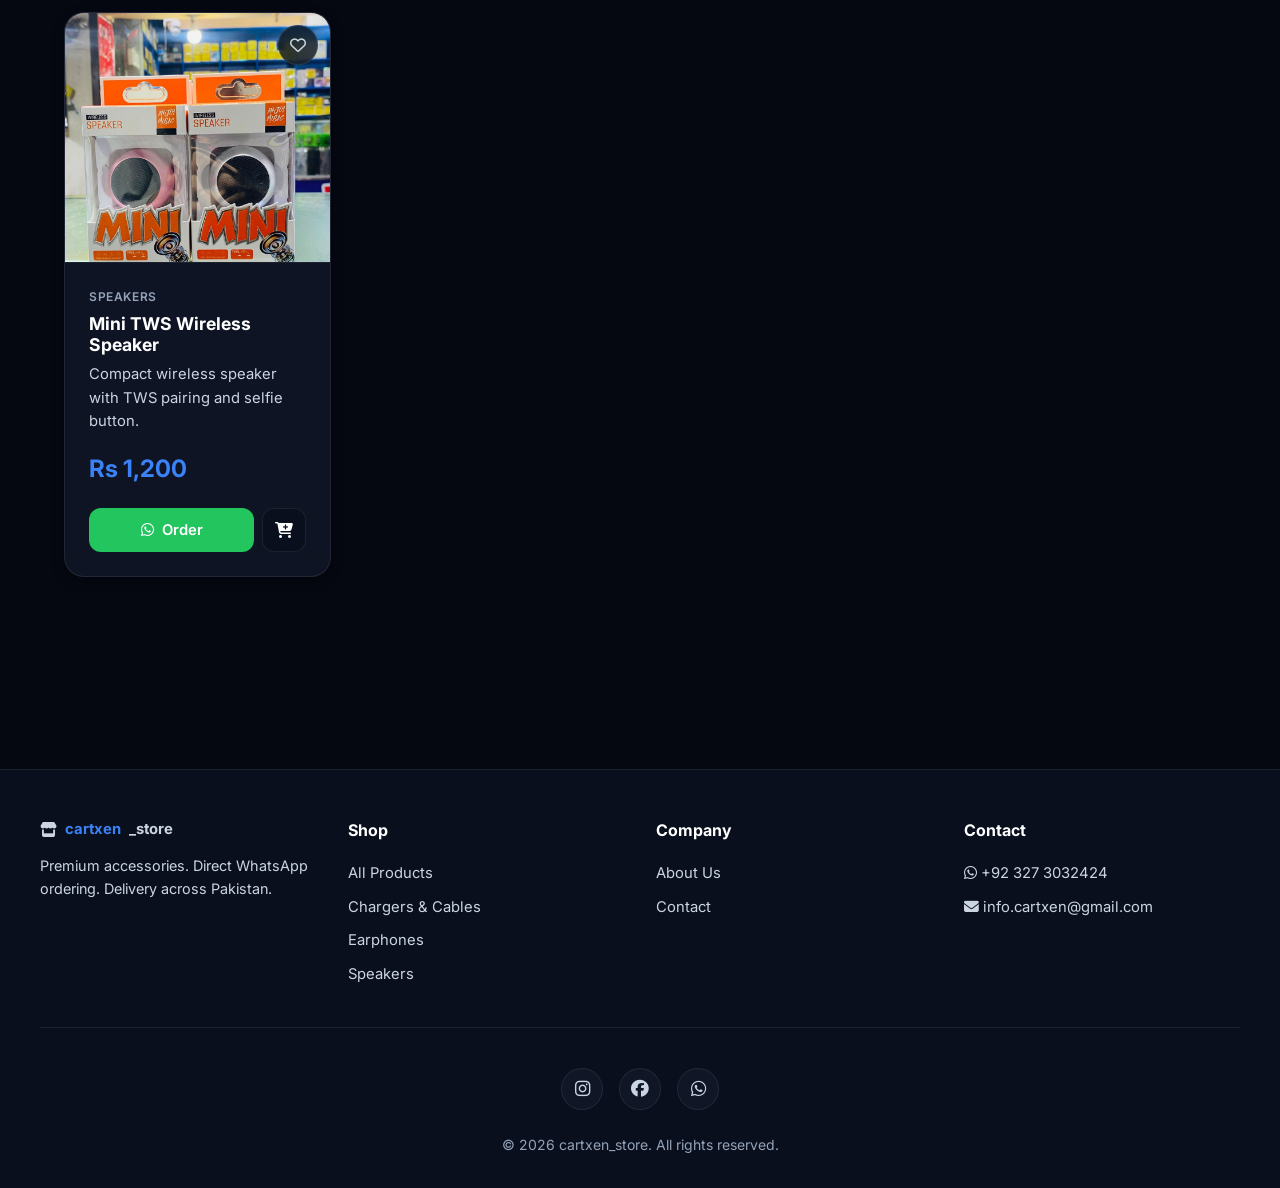
<file: checkout.html>
<!DOCTYPE html>
<html lang="en">

<head>
    <meta charset="UTF-8">
    <meta name="viewport" content="width=device-width, initial-scale=1.0">
    <title>Secure Checkout | cartxen_store</title>
    <link href="https://fonts.googleapis.com/css2?family=Inter:wght@400;500;600;700&display=swap" rel="stylesheet">
    <link rel="stylesheet" href="https://cdnjs.cloudflare.com/ajax/libs/font-awesome/6.4.0/css/all.min.css">
    <link rel="stylesheet" href="styles.css">
    <style>
        .checkout-container {
            max-width: 1000px;
            margin: 2rem auto;
            display: grid;
            grid-template-columns: 1.5fr 1fr;
            gap: 2rem;
            padding: 0 1.5rem;
        }

        .checkout-main,
        .checkout-sidebar {
            background: var(--card-bg);
            border-radius: var(--radius-md);
            padding: 2rem;
            border: 1px solid var(--border-color);
        }

        .form-section {
            margin-bottom: 2rem;
        }

        .form-section h3 {
            margin-bottom: 1.5rem;
            display: flex;
            align-items: center;
            gap: 0.75rem;
            border-bottom: 1px solid var(--border-color);
            padding-bottom: 0.5rem;
        }

        .form-row {
            display: grid;
            grid-template-columns: 1fr 1fr;
            gap: 1rem;
            margin-bottom: 1rem;
        }

        .full-row {
            margin-bottom: 1rem;
        }

        .checkout-summary-item {
            display: flex;
            justify-content: space-between;
            margin-bottom: 0.75rem;
            color: var(--text-secondary);
        }

        .checkout-total {
            border-top: 1px solid var(--border-color);
            padding-top: 1rem;
            margin-top: 1rem;
            display: flex;
            justify-content: space-between;
            font-weight: 700;
            font-size: 1.25rem;
            color: var(--accent-blue);
        }

        .payment-methods {
            display: flex;
            gap: 1rem;
            margin-bottom: 1.5rem;
        }

        .payment-method {
            flex: 1;
            border: 1px solid var(--border-color);
            border-radius: var(--radius-sm);
            padding: 1rem;
            text-align: center;
            cursor: pointer;
            transition: var(--transition);
        }

        .payment-method.active {
            border-color: var(--accent-blue);
            background: rgba(59, 130, 246, 0.1);
        }

        .card-preview {
            background: linear-gradient(135deg, #2563eb, #1e3a8a);
            border-radius: 12px;
            padding: 1.5rem;
            margin-bottom: 1.5rem;
            position: relative;
            overflow: hidden;
            color: white;
        }

        .card-preview::after {
            content: '';
            position: absolute;
            top: -50%;
            right: -50%;
            width: 100%;
            height: 200%;
            background: rgba(255, 255, 255, 0.1);
            transform: rotate(45deg);
        }

        @media (max-width: 768px) {
            .checkout-container {
                grid-template-columns: 1fr;
            }
        }
    </style>
</head>

<body>
    <nav class="navbar">
        <div class="nav-container">
            <a href="index.html" class="logo">
                <i class="fa-solid fa-store"></i> <span>cartxen</span>_store
            </a>
            <a href="products.html" class="btn btn-outline" style="width: auto;"><i class="fa-solid fa-arrow-left"></i>
                Back to Shopping</a>
        </div>
    </nav>

    <div class="checkout-container">
        <!-- Main Form -->
        <div class="checkout-main">
            <form id="checkoutForm">
                <div class="form-section">
                    <h3><i class="fa-solid fa-truck"></i> Shipping Information</h3>
                    <div class="full-row">
                        <div class="form-group">
                            <label>Full Name</label>
                            <input type="text" class="form-input" placeholder="e.g. Ali Raza" required>
                        </div>
                    </div>
                    <div class="full-row">
                        <div class="form-group">
                            <label>Delivery Address</label>
                            <input type="text" class="form-input" placeholder="House #, Street, Area" required>
                        </div>
                    </div>
                    <div class="form-row">
                        <div class="form-group">
                            <label>City</label>
                            <select id="cityInput" class="form-input" required>
                                <option value="" disabled selected>Select your city</option>
                                <option value="Faisalabad" data-price="400">Faisalabad (Rs 400)</option>
                                <option value="Lahore" data-price="500">Lahore (Rs 500)</option>
                                <option value="Rawalpindi" data-price="700">Rawalpindi (Rs 700)</option>
                                <option value="Multan" data-price="600">Multan (Rs 600)</option>
                                <option value="KPK" data-price="650">KPK (Rs 650)</option>
                                <option value="Karachi" data-price="900">Karachi (Rs 900)</option>
                                <option value="Islamabad" data-price="1000">Islamabad (Rs 1000)</option>
                                <option value="Peshawar" data-price="850">Peshawar (Rs 850)</option>
                                <option value="Quetta" data-price="800">Quetta (Rs 800)</option>
                                <option value="Gujranwala" data-price="700">Gujranwala (Rs 700)</option>
                                <option value="Sialkot" data-price="750">Sialkot (Rs 750)</option>
                            </select>
                        </div>
                        <div class="form-group">
                            <label>Phone Number</label>
                            <input type="tel" id="phoneInput" class="form-input" placeholder="03XXXXXXXXX" required
                                pattern="[0-9]{11}">
                        </div>
                    </div>
                </div>

                <div class="form-section">
                    <h3><i class="fa-solid fa-credit-card"></i> Payment Method</h3>
                    <div class="payment-methods">
                        <div class="payment-method active" data-method="card">
                            <i class="fa-solid fa-credit-card"></i><br>Card
                        </div>
                        <div class="payment-method" data-method="cod">
                            <i class="fa-solid fa-hand-holding-dollar"></i><br>COD
                        </div>
                    </div>

                    <div id="cardSection">
                        <div class="card-preview">
                            <div style="display: flex; justify-content: space-between; margin-bottom: 2rem;">
                                <i class="fa-solid fa-microchip" style="font-size: 2rem; color: #fbbf24;"></i>
                                <i class="fa-brands fa-cc-visa" style="font-size: 2rem;"></i>
                            </div>
                            <div style="font-size: 1.25rem; letter-spacing: 2px; margin-bottom: 1rem;"
                                id="cardNumDisplay">•••• •••• •••• ••••</div>
                            <div style="display: flex; justify-content: space-between; font-size: 0.8rem;">
                                <div>CARD HOLDER<br><span id="cardNameDisplay">YOUR NAME</span></div>
                                <div>EXPIRES<br><span id="cardExpDisplay">MM/YY</span></div>
                            </div>
                        </div>

                        <div class="full-row">
                            <div class="form-group">
                                <label>Card Number</label>
                                <input type="text" class="form-input" id="cardNum" placeholder="1234 5678 9101 1121"
                                    maxlength="19">
                            </div>
                        </div>
                        <div class="form-row">
                            <div class="form-group">
                                <label>Expiry Date</label>
                                <input type="text" class="form-input" id="cardExp" placeholder="MM/YY" maxlength="5">
                            </div>
                            <div class="form-group">
                                <label>CVV</label>
                                <input type="password" class="form-input" placeholder="•••" maxlength="3">
                            </div>
                        </div>
                    </div>
                </div>

                <button type="submit" class="btn btn-primary"
                    style="width: 100%; font-size: 1.25rem; padding: 1.25rem;">
                    Complete Payment & Order
                </button>
            </form>
        </div>

        <!-- Order Summary -->
        <div class="checkout-sidebar">
            <h3 style="margin-bottom: 1.5rem; border-bottom: 1px solid var(--border-color); padding-bottom: 0.5rem;">
                Order Summary</h3>
            <div id="orderItems">
                <!-- Items populated by JS -->
            </div>

            <div style="margin-top: 2rem;">
                <div class="checkout-summary-item"><span>Items Total</span><span id="subtotal">Rs 0</span></div>
                <div class="checkout-summary-item"><span>Delivery Charges</span><span id="deliveryDisplay">Rs 400</span>
                </div>
                <div class="checkout-total"><span>Total Payable</span><span id="total">Rs 0</span></div>
            </div>

            <p class="cart-note" style="margin-top: 2rem; text-align: center;">
                <i class="fa-solid fa-lock"></i> SSL Encrypted & Secure Checkout
            </p>
        </div>
    </div>

    <script src="script.js"></script>
    <script>
        // Checkout specific logic
        document.addEventListener('DOMContentLoaded', () => {
            const orderItemsEl = document.getElementById('orderItems');
            const subtotalEl = document.getElementById('subtotal');
            const totalEl = document.getElementById('total');

            const deliveryDisplay = document.getElementById('deliveryDisplay');

            const calculateDelivery = () => {
                const citySelect = document.getElementById('cityInput');
                const selectedOption = citySelect.options[citySelect.selectedIndex];
                if (selectedOption && selectedOption.dataset.price) {
                    return parseInt(selectedOption.dataset.price);
                }
                return 400; // Default fallback (Faisalabad price)
            };

            const renderSummary = () => {
                if (!cart.items.length) {
                    window.location.href = 'products.html';
                    return;
                }

                orderItemsEl.innerHTML = cart.items.map(item => `
                    <div class="checkout-summary-item">
                        <span>${item.name} × ${item.qty}</span>
                        <span>${formatPrice(item.price * item.qty)}</span>
                    </div>
                `).join('');

                const sub = cart.total();
                const delivery = calculateDelivery();

                subtotalEl.textContent = formatPrice(sub);
                deliveryDisplay.textContent = formatPrice(delivery);
                totalEl.textContent = formatPrice(sub + delivery);
            };

            document.getElementById('cityInput').addEventListener('change', renderSummary);
            renderSummary();

            // Card preview sync
            const cardNum = document.getElementById('cardNum');
            const cardName = document.querySelector('[placeholder="e.g. Ali Raza"]');

            cardNum?.addEventListener('input', (e) => {
                let v = e.target.value.replace(/\s+/g, '').replace(/[^0-9]/gi, '');
                let matches = v.match(/\d{4,16}/g);
                let match = matches && matches[0] || '';
                let parts = [];
                for (let i = 0, len = match.length; i < len; i += 4) {
                    parts.push(match.substring(i, i + 4));
                }
                if (parts.length) {
                    e.target.value = parts.join(' ');
                }
                document.getElementById('cardNumDisplay').textContent = e.target.value || '•••• •••• •••• ••••';
            });

            cardName?.addEventListener('input', (e) => {
                document.getElementById('cardNameDisplay').textContent = e.target.value.toUpperCase() || 'YOUR NAME';
            });

            document.getElementById('checkoutForm').addEventListener('submit', (e) => {
                e.preventDefault();

                // Gather Shipping Info
                const name = document.querySelector('[placeholder="e.g. Ali Raza"]').value;
                const phone = document.getElementById('phoneInput').value;
                const address = document.querySelector('[placeholder="House #, Street, Area"]').value;
                const city = document.getElementById('cityInput').value;

                // Gather Payment Method
                const method = document.querySelector('.payment-method.active').dataset.method.toUpperCase();

                // Construct Message
                const delivery = calculateDelivery();
                const cartSummary = cart.items.map(i => `• ${i.name} × ${i.qty} — ${formatPrice(i.price * i.qty)}`).join('\n');
                const totalAmount = formatPrice(cart.total() + delivery);

                const whatsappMessage = `*NEW ORDER RECEIVED!* 🛍️\n\n` +
                    `*Customer Details:*\n` +
                    `Name: ${name}\n` +
                    `Phone: ${phone}\n` +
                    `Address: ${address}, ${city}\n\n` +
                    `*Order Summary:*\n${cartSummary}\n\n` +
                    `*Delivery:* ${formatPrice(delivery)}\n` +
                    `*Payment Method:* ${method}\n` +
                    `*Total Payable:* ${totalAmount}\n\n` +
                    `Please confirm this order.`;

                toast("Finalizing Order...", "info");

                setTimeout(() => {
                    // Send to owner's WhatsApp
                    openWhatsApp(whatsappMessage);

                    alert("Order details have been generated. Tapping OK will open WhatsApp to send your order to us for final confirmation.");
                    cart.clear();
                    window.location.href = 'index.html';
                }, 1000);
            });

            // Payment method toggle
            const methods = document.querySelectorAll('.payment-method');
            const cardSection = document.getElementById('cardSection');
            methods.forEach(m => {
                m.addEventListener('click', () => {
                    methods.forEach(x => x.classList.remove('active'));
                    m.classList.add('active');
                    if (m.dataset.method === 'cod') {
                        cardSection.style.display = 'none';
                    } else {
                        cardSection.style.display = 'block';
                    }
                });
            });
        });
    </script>
</body>

</html>
</file>
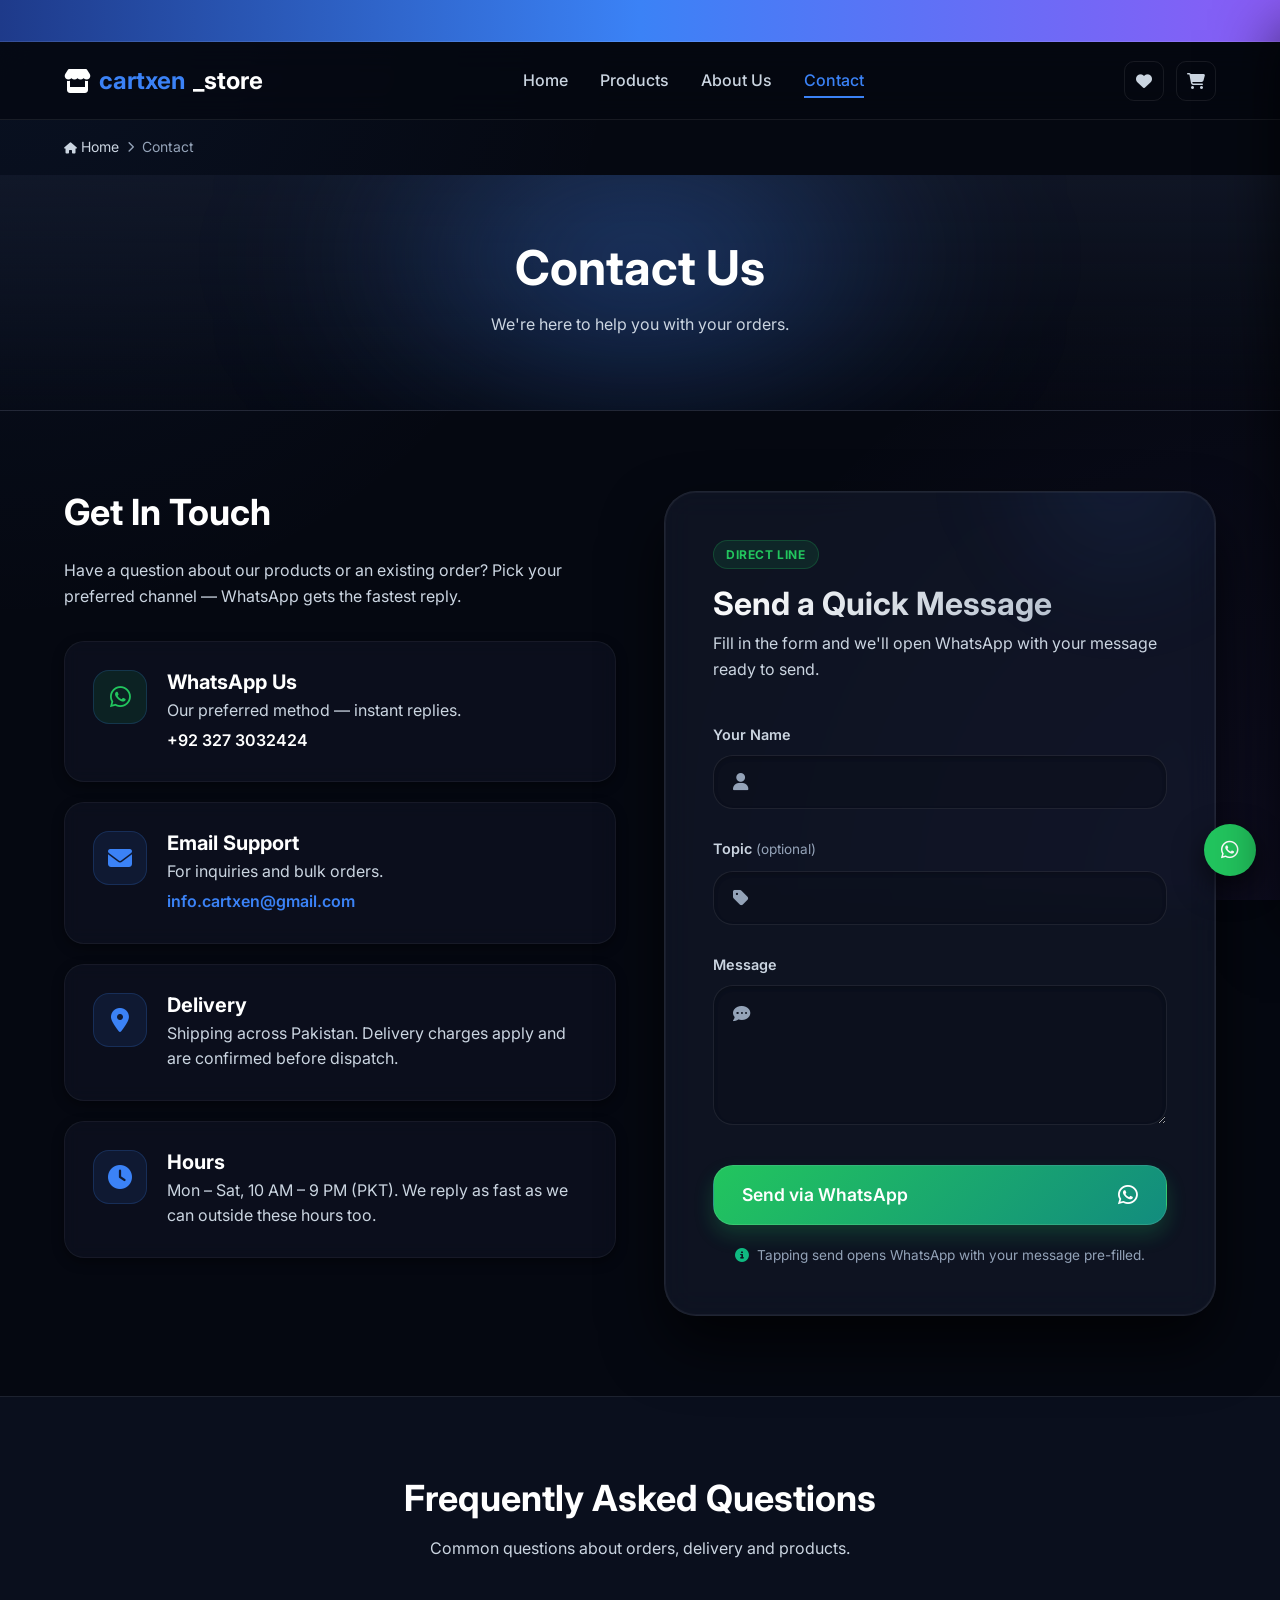
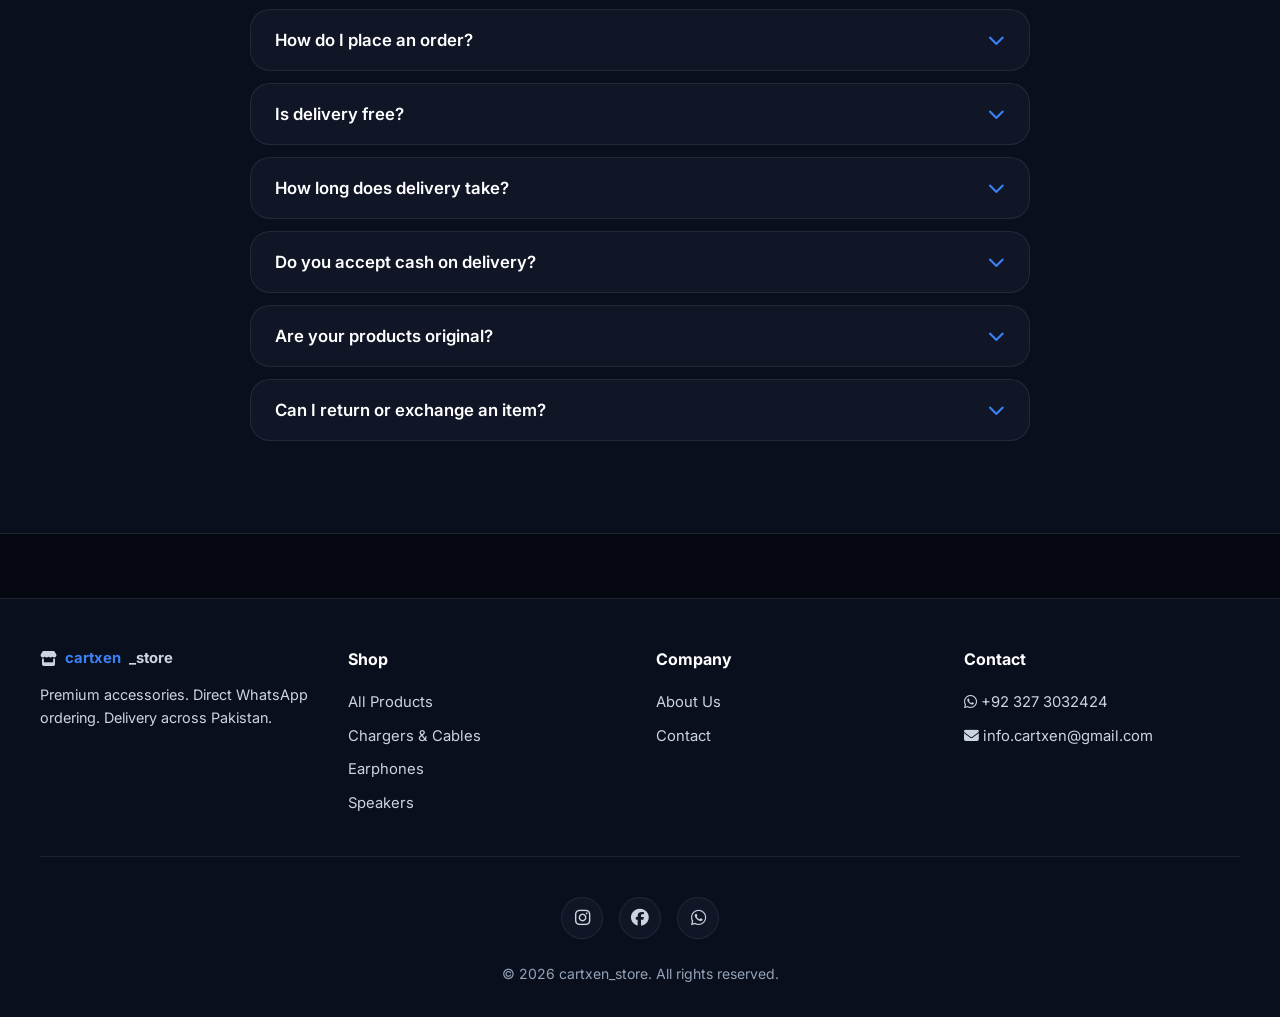
<file: contact.html>
<!DOCTYPE html>
<html lang="en">
<head>
    <meta charset="UTF-8">
    <meta name="viewport" content="width=device-width, initial-scale=1.0">
    <title>Contact | cartxen_store</title>
    <meta name="description" content="Get in touch on WhatsApp, email or via our quick message form. Frequently asked questions about ordering and delivery.">
    <meta name="theme-color" content="#0a0f1a">
    <meta property="og:title" content="Contact | cartxen_store">
    <meta property="og:description" content="Order products via WhatsApp. Fast replies.">
    <link rel="icon" href="data:image/svg+xml,%3Csvg xmlns='http://www.w3.org/2000/svg' viewBox='0 0 100 100'%3E%3Ctext y='.9em' font-size='90'%3E🛒%3C/text%3E%3C/svg%3E">
    <link href="https://fonts.googleapis.com/css2?family=Inter:wght@400;500;600;700;800&display=swap" rel="stylesheet">
    <link rel="stylesheet" href="https://cdnjs.cloudflare.com/ajax/libs/font-awesome/6.4.0/css/all.min.css">
    <link rel="stylesheet" href="styles.css">
</head>
<body>

    <!-- Announcement -->
    <div class="announcement-bar">
        <div class="ticker-content">
            <i class="fa-solid fa-truck-fast"></i> Fast processing &amp; delivery across Pakistan
            <i class="fa-brands fa-whatsapp"></i> Chat on WhatsApp to order
            <i class="fa-solid fa-shield-halved"></i> 100% Quality Tested Products
            <i class="fa-solid fa-star"></i> Top Rated Accessories Store
        </div>
    </div>

    <!-- Sticky Navbar -->
    <nav class="navbar">
        <div class="nav-container">
            <a href="index.html" class="logo">
                <i class="fa-solid fa-store"></i> <span>cartxen</span>_store
            </a>
            <ul class="nav-links" id="navLinks">
                <li><a href="index.html">Home</a></li>
                <li><a href="products.html">Products</a></li>
                <li><a href="about.html">About Us</a></li>
                <li><a href="contact.html" class="active">Contact</a></li>
            </ul>
            <div class="nav-actions">
                <button class="icon-btn" id="wishlistToggle" aria-label="Wishlist" title="Wishlist">
                    <i class="fa-solid fa-heart"></i>
                    <span class="badge" id="wishlistCount">0</span>
                </button>
                <button class="icon-btn" id="cartToggle" aria-label="Cart" title="Cart">
                    <i class="fa-solid fa-cart-shopping"></i>
                    <span class="badge" id="cartCount">0</span>
                </button>
                <button class="mobile-menu-btn" id="mobileMenuBtn" aria-label="Menu">
                    <i class="fa-solid fa-bars"></i>
                </button>
            </div>
        </div>
    </nav>

    <!-- Breadcrumbs -->
    <div class="breadcrumbs">
        <a href="index.html"><i class="fa-solid fa-house"></i> Home</a>
        <i class="fa-solid fa-chevron-right"></i>
        <span>Contact</span>
    </div>

    <!-- Page Header -->
    <div class="page-header">
        <h1>Contact Us</h1>
        <p>We're here to help you with your orders.</p>
    </div>

    <!-- Contact Content -->
    <section class="section">
        <div class="contact-container">

            <!-- Contact Info -->
            <div class="reveal">
                <h2 style="margin-bottom: 1.5rem;">Get In Touch</h2>
                <p style="margin-bottom: 2rem;">Have a question about our products or an existing order? Pick your preferred channel — WhatsApp gets the fastest reply.</p>

                <div class="contact-info-card">
                    <div class="contact-icon" style="color: var(--whatsapp-green); background: rgba(37, 211, 102, 0.1);"><i class="fa-brands fa-whatsapp"></i></div>
                    <div>
                        <h3 style="margin-bottom: 0.25rem;">WhatsApp Us</h3>
                        <p style="margin-bottom: 0.25rem;">Our preferred method — instant replies.</p>
                        <a href="https://wa.me/923273032424" target="_blank" style="color: var(--text-primary); font-weight: 600;">+92 327 3032424</a>
                    </div>
                </div>

                <div class="contact-info-card">
                    <div class="contact-icon"><i class="fa-solid fa-envelope"></i></div>
                    <div>
                        <h3 style="margin-bottom: 0.25rem;">Email Support</h3>
                        <p style="margin-bottom: 0.25rem;">For inquiries and bulk orders.</p>
                        <a href="mailto:info.cartxen@gmail.com" style="color: var(--accent-blue); font-weight: 600;">info.cartxen@gmail.com</a>
                    </div>
                </div>

                <div class="contact-info-card">
                    <div class="contact-icon"><i class="fa-solid fa-location-dot"></i></div>
                    <div>
                        <h3 style="margin-bottom: 0.25rem;">Delivery</h3>
                        <p style="margin-bottom: 0;">Shipping across Pakistan. Delivery charges apply and are confirmed before dispatch.</p>
                    </div>
                </div>

                <div class="contact-info-card">
                    <div class="contact-icon"><i class="fa-solid fa-clock"></i></div>
                    <div>
                        <h3 style="margin-bottom: 0.25rem;">Hours</h3>
                        <p style="margin-bottom: 0;">Mon – Sat, 10 AM – 9 PM (PKT). We reply as fast as we can outside these hours too.</p>
                    </div>
                </div>
            </div>

            <!-- Quick Message Form -->
            <div class="contact-form-card reveal">
                <div class="form-header">
                    <div class="form-badge">Direct Line</div>
                    <h2>Send a Quick Message</h2>
                    <p>Fill in the form and we'll open WhatsApp with your message ready to send.</p>
                </div>
                <form id="contactForm" novalidate>
                    <div class="form-group">
                        <label for="cfName">Your Name</label>
                        <div class="input-group">
                            <i class="fa-solid fa-user input-icon"></i>
                            <input type="text" id="cfName" class="form-input" placeholder="" required>
                        </div>
                    </div>
                    <div class="form-group">
                        <label for="cfTopic">Topic <span class="optional-label">(optional)</span></label>
                        <div class="input-group">
                            <i class="fa-solid fa-tag input-icon"></i>
                            <input type="text" id="cfTopic" class="form-input" placeholder="">
                        </div>
                    </div>
                    <div class="form-group">
                        <label for="cfMessage">Message</label>
                        <div class="input-group textarea-group">
                            <i class="fa-solid fa-comment-dots input-icon"></i>
                            <textarea id="cfMessage" class="form-textarea" placeholder="" required></textarea>
                        </div>
                    </div>
                    <div class="form-footer">
                        <button type="submit" class="btn btn-whatsapp btn-premium">
                            <span>Send via WhatsApp</span>
                            <i class="fa-brands fa-whatsapp"></i>
                        </button>
                        <div class="form-hint">
                            <i class="fa-solid fa-circle-info"></i>
                            Tapping send opens WhatsApp with your message pre-filled.
                        </div>
                    </div>
                </form>
            </div>


        </div>
    </section>

    <!-- FAQ -->
    <section class="section" style="background-color: var(--bg-elevated); max-width: 100%; border-top: 1px solid var(--border-color); border-bottom: 1px solid var(--border-color);">
        <div style="max-width: 1200px; margin: 0 auto; padding: 0 1.5rem;">
            <h2 class="section-title reveal">Frequently Asked Questions</h2>
            <p class="section-subtitle reveal">Common questions about orders, delivery and products.</p>
            <div class="faq-list">
                <div class="faq-item reveal">
                    <button class="faq-question">
                        <span>How do I place an order?</span>
                        <i class="fa-solid fa-chevron-down"></i>
                    </button>
                    <div class="faq-answer">
                        <p>Browse our products, tap the green "Order" button on any item (or add to cart for multiple items, then "Checkout via WhatsApp"). WhatsApp will open with your order pre-filled — just hit send and we'll reply with confirmation and total.</p>
                    </div>
                </div>
                <div class="faq-item reveal">
                    <button class="faq-question">
                        <span>Is delivery free?</span>
                        <i class="fa-solid fa-chevron-down"></i>
                    </button>
                    <div class="faq-answer">
                        <p>No. Delivery charges are calculated based on your distance from our store (starting at Rs 300). You can see the exact charge at checkout before finalizing your order.</p>
                    </div>
                </div>
                <div class="faq-item reveal">
                    <button class="faq-question">
                        <span>How long does delivery take?</span>
                        <i class="fa-solid fa-chevron-down"></i>
                    </button>
                    <div class="faq-answer">
                        <p>We process orders the same day in most cases. Typical delivery across Pakistan takes 2 – 4 working days depending on location.</p>
                    </div>
                </div>
                <div class="faq-item reveal">
                    <button class="faq-question">
                        <span>Do you accept cash on delivery?</span>
                        <i class="fa-solid fa-chevron-down"></i>
                    </button>
                    <div class="faq-answer">
                        <p>Yes, COD is available for most cities. We may ask for partial advance for higher-value items — we'll let you know when you message us.</p>
                    </div>
                </div>
                <div class="faq-item reveal">
                    <button class="faq-question">
                        <span>Are your products original?</span>
                        <i class="fa-solid fa-chevron-down"></i>
                    </button>
                    <div class="faq-answer">
                        <p>We carry both premium-grade and value-grade items. Each product's description reflects what it is. We test everything before dispatch, and we're always happy to share more detail on WhatsApp.</p>
                    </div>
                </div>
                <div class="faq-item reveal">
                    <button class="faq-question">
                        <span>Can I return or exchange an item?</span>
                        <i class="fa-solid fa-chevron-down"></i>
                    </button>
                    <div class="faq-answer">
                        <p>If the item arrives damaged or faulty, message us on WhatsApp within 48 hours and we'll arrange a replacement or refund. Buyer's remorse returns are handled case by case.</p>
                    </div>
                </div>
            </div>
        </div>
    </section>

    <!-- Cart Drawer -->
    <div class="drawer-overlay" id="drawerOverlay"></div>
    <aside class="cart-drawer" id="cartDrawer" aria-label="Cart">
        <div class="cart-header">
            <h3><i class="fa-solid fa-cart-shopping"></i> Your Cart</h3>
            <button class="cart-close" id="cartClose" aria-label="Close cart"><i class="fa-solid fa-xmark"></i></button>
        </div>
        <div class="cart-body" id="cartBody"></div>
        <div class="cart-footer" id="cartFooter">
            <div class="cart-total">
                <span class="cart-total-label">Subtotal</span>
                <span class="cart-total-value" id="cartTotal">Rs 0</span>
            </div>
            <button class="btn btn-primary" id="cartCheckout" style="margin-bottom: 0.5rem; width: 100%;">
                <i class="fa-solid fa-credit-card"></i> Pay with Card
            </button>
            <button class="btn btn-outline" id="cartClear" style="width: 100%;">Clear Cart</button>
            <p class="cart-note">Delivery charges are calculated separately at checkout.</p>
        </div>
    </aside>

    <!-- Floating Action Buttons -->
    <div class="fab-container">
        <button class="fab fab-top" id="fabTop" aria-label="Back to top" title="Back to top">
            <i class="fa-solid fa-arrow-up"></i>
        </button>
        <button class="fab fab-whatsapp" id="fabWhatsapp" aria-label="Chat on WhatsApp" title="Chat on WhatsApp">
            <i class="fa-brands fa-whatsapp"></i>
        </button>
    </div>

    <!-- Footer -->
    <footer>
        <div class="footer-content">
            <div class="footer-grid">
                <div class="footer-col">
                    <a href="index.html" class="logo" style="margin-bottom: 0.75rem;">
                        <i class="fa-solid fa-store"></i> <span>cartxen</span>_store
                    </a>
                    <p>Premium accessories. Direct WhatsApp ordering. Delivery across Pakistan.</p>
                </div>
                <div class="footer-col">
                    <h4>Shop</h4>
                    <ul>
                        <li><a href="products.html">All Products</a></li>
                        <li><a href="products.html#chargers">Chargers &amp; Cables</a></li>
                        <li><a href="products.html#earphones">Earphones</a></li>
                        <li><a href="products.html#speakers">Speakers</a></li>
                    </ul>
                </div>
                <div class="footer-col">
                    <h4>Company</h4>
                    <ul>
                        <li><a href="about.html">About Us</a></li>
                        <li><a href="contact.html">Contact</a></li>
                    </ul>
                </div>
                <div class="footer-col">
                    <h4>Contact</h4>
                    <ul>
                        <li><a href="https://wa.me/923273032424" target="_blank"><i class="fa-brands fa-whatsapp"></i> +92 327 3032424</a></li>
                        <li><a href="mailto:info.cartxen@gmail.com"><i class="fa-solid fa-envelope"></i> info.cartxen@gmail.com</a></li>
                    </ul>
                </div>
            </div>
            <div class="footer-socials">
                <a href="https://www.instagram.com/cartxen_store" target="_blank" aria-label="Instagram"><i class="fa-brands fa-instagram"></i></a>
                <a href="https://www.facebook.com/cartxen" target="_blank" aria-label="Facebook"><i class="fa-brands fa-facebook"></i></a>
                <a href="https://wa.me/923273032424" target="_blank" aria-label="WhatsApp"><i class="fa-brands fa-whatsapp"></i></a>
            </div>
            <p class="footer-copy">&copy; 2026 cartxen_store. All rights reserved.</p>
        </div>
    </footer>

    <script src="script.js"></script>
</body>
</html>
</file>
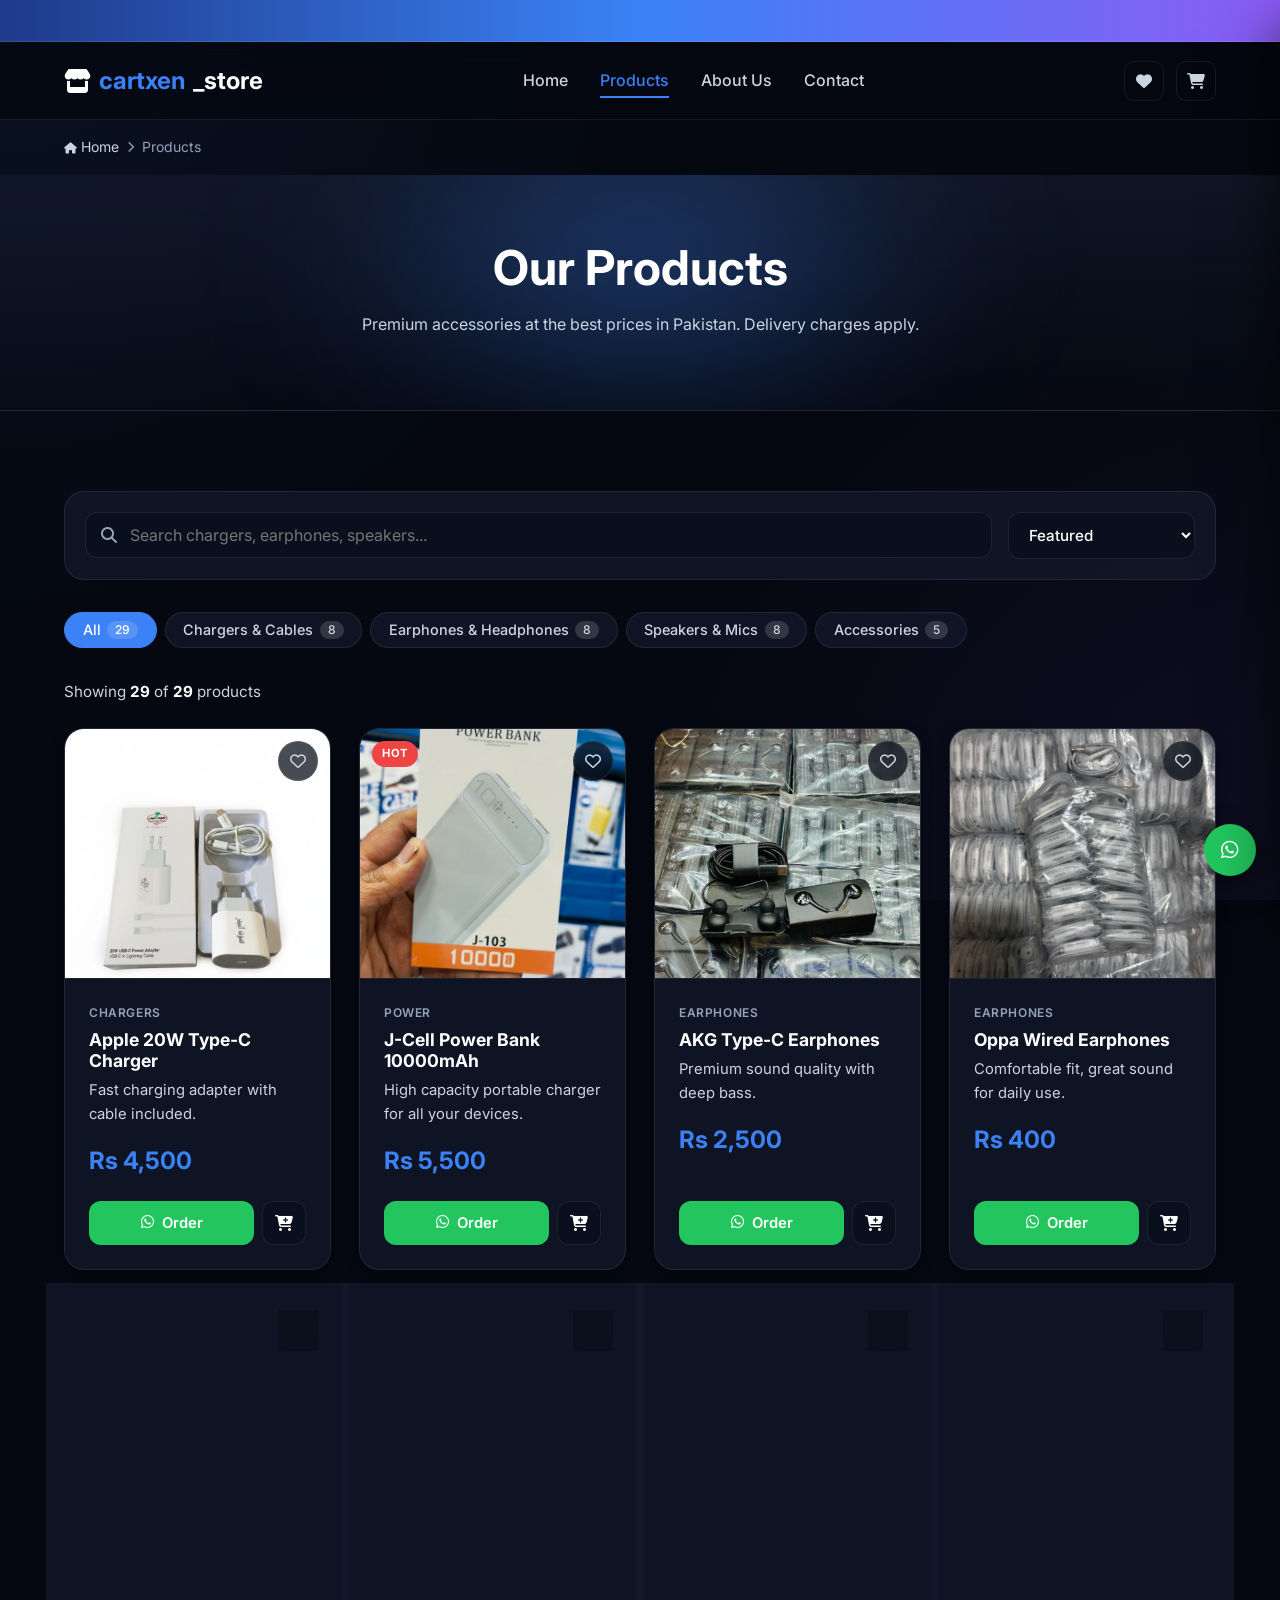
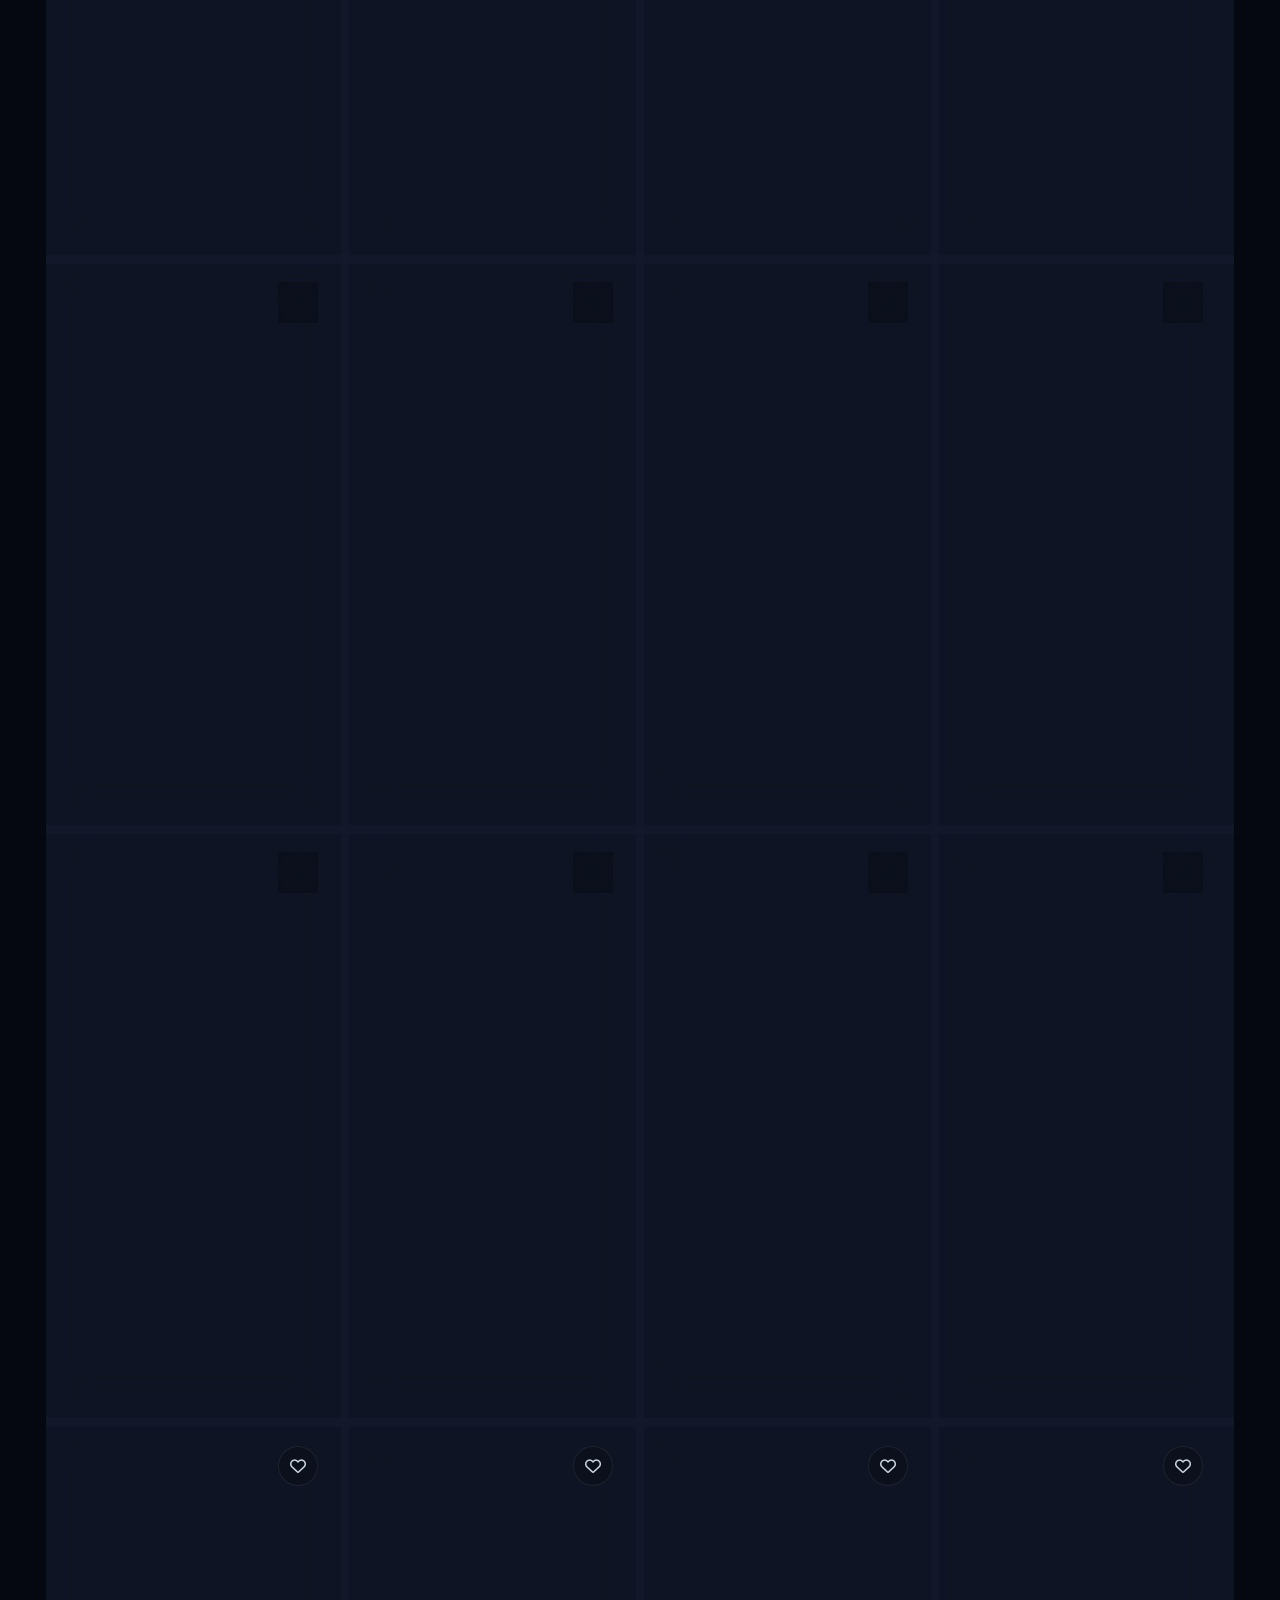
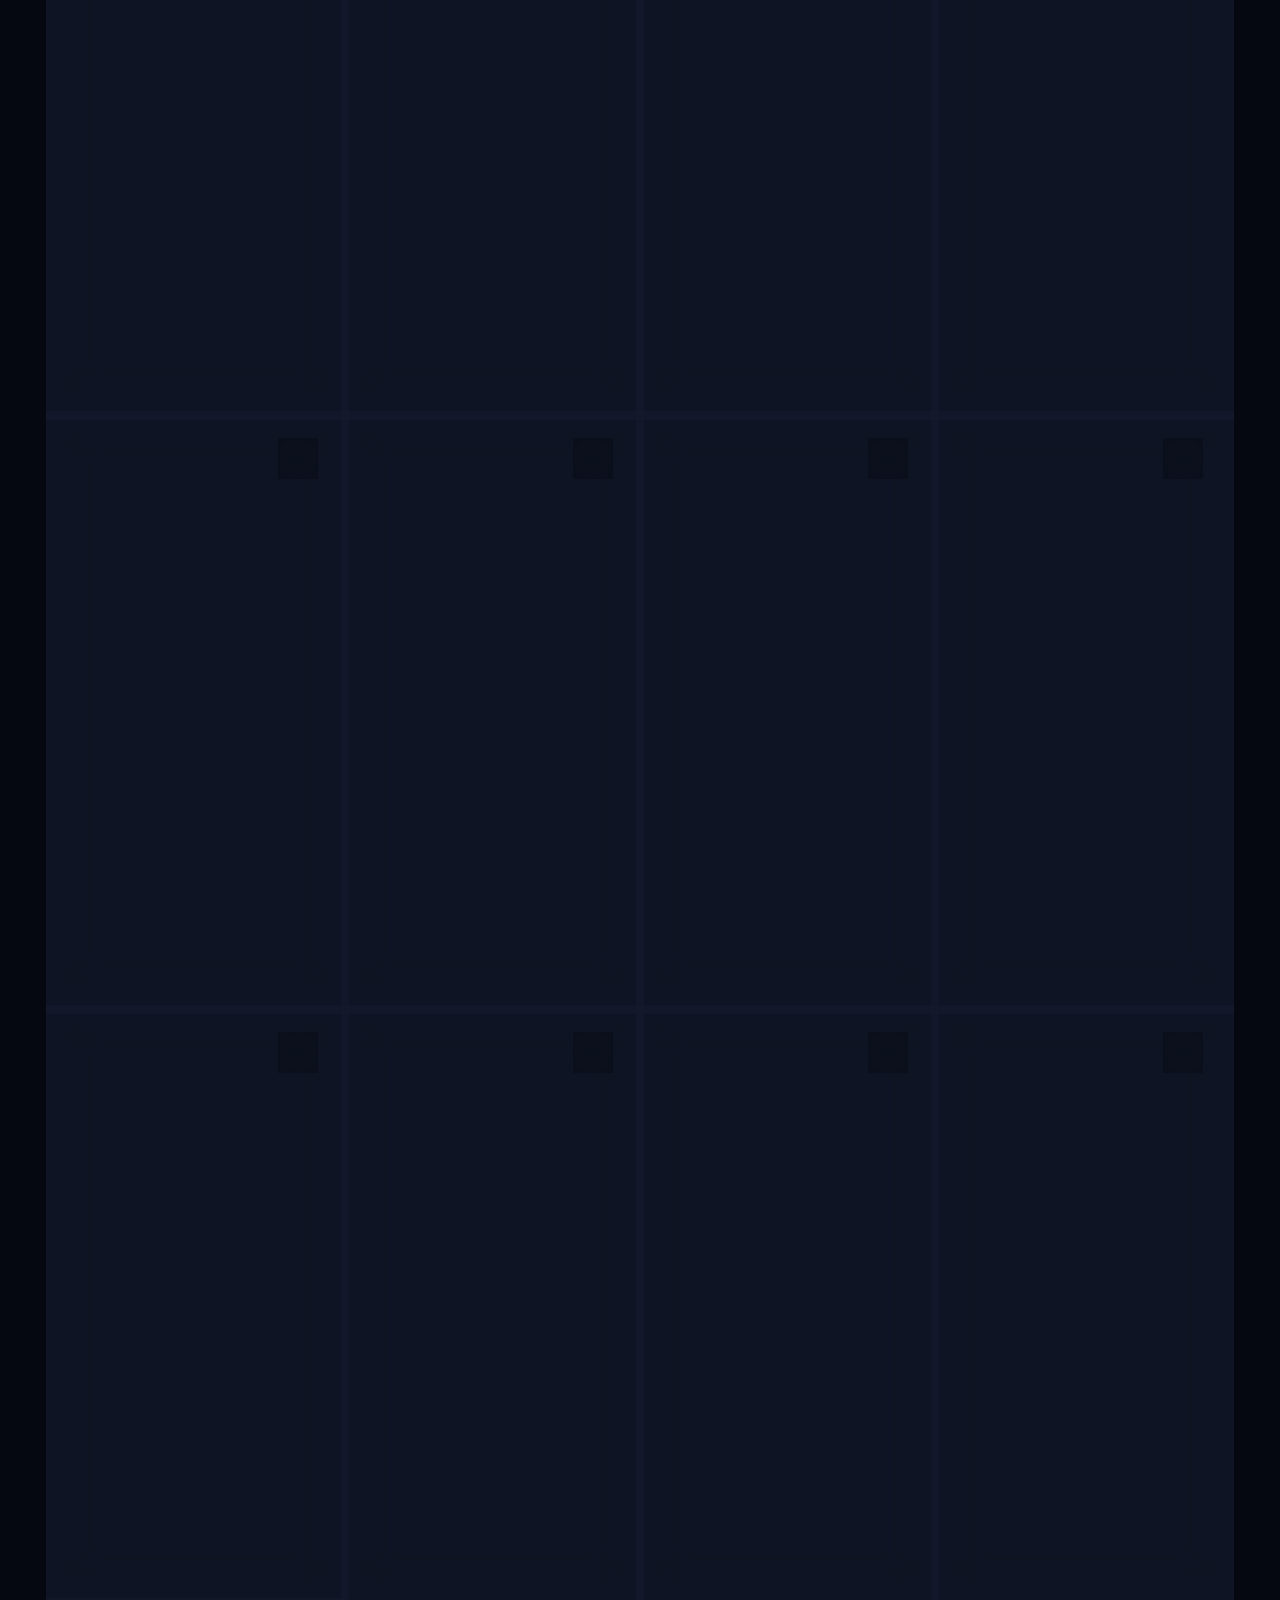
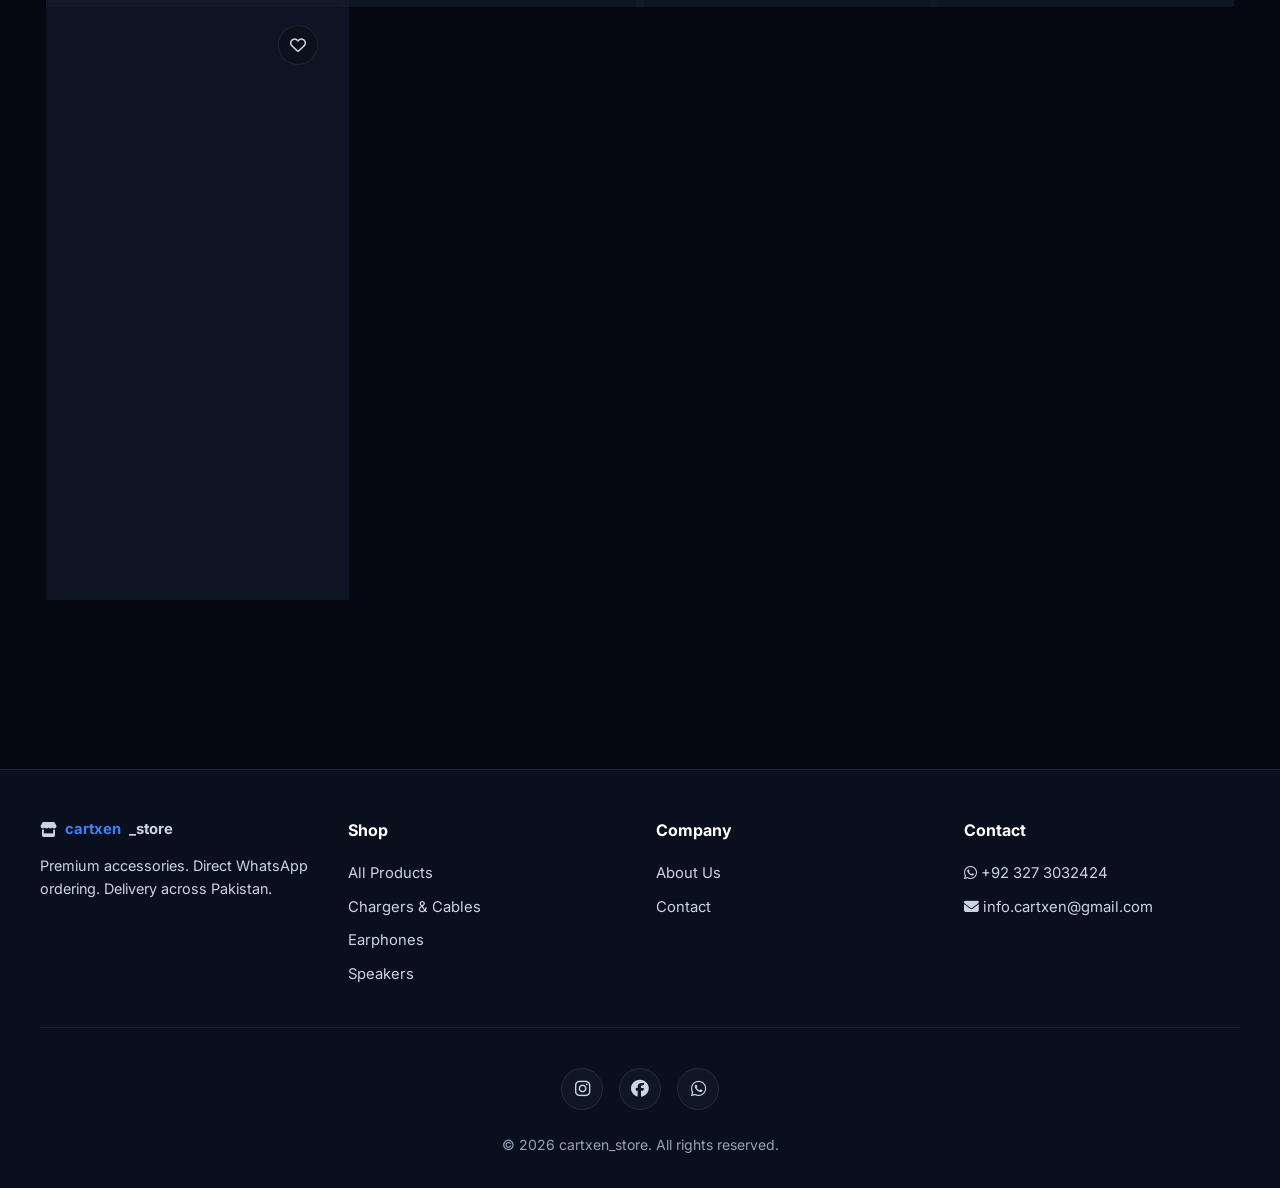
<file: products.html>
<!DOCTYPE html>
<html lang="en">
<head>
    <meta charset="UTF-8">
    <meta name="viewport" content="width=device-width, initial-scale=1.0">
    <title>Products | cartxen_store</title>
    <meta name="description" content="Browse our full collection of chargers, earphones, speakers and accessories. Live search, filters and WhatsApp ordering.">
    <meta name="theme-color" content="#0a0f1a">
    <meta property="og:title" content="Products | cartxen_store">
    <meta property="og:description" content="Premium accessories at great Pakistani prices. Order via WhatsApp.">
    <meta property="og:type" content="website">
    <link rel="icon" href="data:image/svg+xml,%3Csvg xmlns='http://www.w3.org/2000/svg' viewBox='0 0 100 100'%3E%3Ctext y='.9em' font-size='90'%3E🛒%3C/text%3E%3C/svg%3E">
    <link href="https://fonts.googleapis.com/css2?family=Inter:wght@400;500;600;700;800&display=swap" rel="stylesheet">
    <link rel="stylesheet" href="https://cdnjs.cloudflare.com/ajax/libs/font-awesome/6.4.0/css/all.min.css">
    <link rel="stylesheet" href="styles.css">
</head>
<body>

    <!-- Announcement -->
    <div class="announcement-bar">
        <div class="ticker-content">
            <i class="fa-solid fa-truck-fast"></i> Fast processing &amp; delivery across Pakistan
            <i class="fa-brands fa-whatsapp"></i> Chat on WhatsApp to order
            <i class="fa-solid fa-shield-halved"></i> 100% Quality Tested Products
            <i class="fa-solid fa-star"></i> Top Rated Accessories Store
        </div>
    </div>

    <!-- Sticky Navbar -->
    <nav class="navbar">
        <div class="nav-container">
            <a href="index.html" class="logo">
                <i class="fa-solid fa-store"></i> <span>cartxen</span>_store
            </a>
            <ul class="nav-links" id="navLinks">
                <li><a href="index.html">Home</a></li>
                <li><a href="products.html" class="active">Products</a></li>
                <li><a href="about.html">About Us</a></li>
                <li><a href="contact.html">Contact</a></li>
            </ul>
            <div class="nav-actions">
                <button class="icon-btn" id="wishlistToggle" aria-label="Wishlist" title="Wishlist">
                    <i class="fa-solid fa-heart"></i>
                    <span class="badge" id="wishlistCount">0</span>
                </button>
                <button class="icon-btn" id="cartToggle" aria-label="Cart" title="Cart">
                    <i class="fa-solid fa-cart-shopping"></i>
                    <span class="badge" id="cartCount">0</span>
                </button>
                <button class="mobile-menu-btn" id="mobileMenuBtn" aria-label="Menu">
                    <i class="fa-solid fa-bars"></i>
                </button>
            </div>
        </div>
    </nav>

    <!-- Breadcrumbs -->
    <div class="breadcrumbs">
        <a href="index.html"><i class="fa-solid fa-house"></i> Home</a>
        <i class="fa-solid fa-chevron-right"></i>
        <span>Products</span>
    </div>

    <!-- Page Header -->
    <div class="page-header">
        <h1>Our Products</h1>
        <p>Premium accessories at the best prices in Pakistan. Delivery charges apply.</p>
    </div>

    <!-- Products Collection -->
    <section class="section">

        <!-- Toolbar -->
        <div class="toolbar">
            <div class="search-wrapper">
                <i class="fa-solid fa-magnifying-glass"></i>
                <input type="search" id="searchInput" class="search-input" placeholder="Search chargers, earphones, speakers...">
                <button class="search-clear" id="searchClear" aria-label="Clear search">
                    <i class="fa-solid fa-xmark"></i>
                </button>
            </div>
            <select id="sortSelect" class="sort-select" aria-label="Sort products">
                <option value="default">Featured</option>
                <option value="price-asc">Price: Low to High</option>
                <option value="price-desc">Price: High to Low</option>
                <option value="name-asc">Name: A – Z</option>
                <option value="name-desc">Name: Z – A</option>
            </select>
        </div>

        <!-- Filter chips -->
        <div class="filter-chips" id="filterChips">
            <button class="chip active" data-category="all">All <span class="count">0</span></button>
            <button class="chip" data-category="chargers">Chargers &amp; Cables <span class="count">0</span></button>
            <button class="chip" data-category="earphones">Earphones &amp; Headphones <span class="count">0</span></button>
            <button class="chip" data-category="speakers">Speakers &amp; Mics <span class="count">0</span></button>
            <button class="chip" data-category="accessories">Accessories <span class="count">0</span></button>
        </div>

        <p class="results-meta" id="resultsMeta">Showing all products</p>

        <div class="products-grid" id="productsGrid" style="margin-bottom: 3rem;">

            <div class="product-card" data-id="apple-20w-typec-charger" data-product="Apple 20W Type-C Charger" data-price="Rs 4,500" data-category="chargers">
                <div class="product-image-wrap">
                    <img src="charger.jpg" alt="Apple 20W Charger" class="product-image" loading="lazy" onerror="this.src='https://placehold.co/400x250/141b2d/3b82f6?text=Apple+Charger'">
                    <button class="wishlist-btn" data-id="apple-20w-typec-charger" aria-label="Add to wishlist"><i class="fa-regular fa-heart"></i></button>
                </div>
                <div class="product-info">
                    <div class="product-category">Chargers</div>
                    <h3 class="product-title">Apple 20W Type-C Charger</h3>
                    <p>Fast charging adapter with cable included.</p>
                    <div class="product-price">Rs 4,500</div>
                    <div class="product-actions">
                        <button class="btn btn-whatsapp whatsapp-order-btn" data-product="Apple 20W Type-C Charger" data-price="Rs 4,500">
                            <i class="fa-brands fa-whatsapp"></i> Order
                        </button>
                        <button class="add-cart-btn" aria-label="Add to cart" title="Add to cart"><i class="fa-solid fa-cart-plus"></i></button>
                    </div>
                </div>
            </div>

            <div class="product-card" data-id="j-cell-power-bank-10000" data-product="J-Cell Power Bank 10000mAh" data-price="Rs 5,500" data-category="accessories">
                <div class="product-image-wrap">
                    <img src="powerbank.jpg" alt="J-Cell Power Bank" class="product-image" loading="lazy" onerror="this.src='https://placehold.co/400x250/141b2d/3b82f6?text=Power+Bank'">
                    <span class="product-badge hot">Hot</span>
                    <button class="wishlist-btn" data-id="j-cell-power-bank-10000" aria-label="Add to wishlist"><i class="fa-regular fa-heart"></i></button>
                </div>
                <div class="product-info">
                    <div class="product-category">Power</div>
                    <h3 class="product-title">J-Cell Power Bank 10000mAh</h3>
                    <p>High capacity portable charger for all your devices.</p>
                    <div class="product-price">Rs 5,500</div>
                    <div class="product-actions">
                        <button class="btn btn-whatsapp whatsapp-order-btn" data-product="J-Cell Power Bank 10000mAh" data-price="Rs 5,500">
                            <i class="fa-brands fa-whatsapp"></i> Order
                        </button>
                        <button class="add-cart-btn" aria-label="Add to cart"><i class="fa-solid fa-cart-plus"></i></button>
                    </div>
                </div>
            </div>

            <div class="product-card" data-id="akg-typec-earphones" data-product="AKG Type-C Earphones" data-price="Rs 2,500" data-category="earphones">
                <div class="product-image-wrap">
                    <img src="akg.jpg" alt="AKG Type-C Earphones" class="product-image" loading="lazy" onerror="this.src='https://placehold.co/400x250/141b2d/3b82f6?text=AKG+Earphones'">
                    <button class="wishlist-btn" data-id="akg-typec-earphones" aria-label="Add to wishlist"><i class="fa-regular fa-heart"></i></button>
                </div>
                <div class="product-info">
                    <div class="product-category">Earphones</div>
                    <h3 class="product-title">AKG Type-C Earphones</h3>
                    <p>Premium sound quality with deep bass.</p>
                    <div class="product-price">Rs 2,500</div>
                    <div class="product-actions">
                        <button class="btn btn-whatsapp whatsapp-order-btn" data-product="AKG Type-C Earphones" data-price="Rs 2,500">
                            <i class="fa-brands fa-whatsapp"></i> Order
                        </button>
                        <button class="add-cart-btn" aria-label="Add to cart"><i class="fa-solid fa-cart-plus"></i></button>
                    </div>
                </div>
            </div>

            <div class="product-card" data-id="oppa-wired-earphones" data-product="Oppa Wired Earphones" data-price="Rs 400" data-category="earphones">
                <div class="product-image-wrap">
                    <img src="oppa.jpg" alt="Oppa Wired Earphones" class="product-image" loading="lazy" onerror="this.src='https://placehold.co/400x250/141b2d/3b82f6?text=Oppa+Earphones'">
                    <button class="wishlist-btn" data-id="oppa-wired-earphones" aria-label="Add to wishlist"><i class="fa-regular fa-heart"></i></button>
                </div>
                <div class="product-info">
                    <div class="product-category">Earphones</div>
                    <h3 class="product-title">Oppa Wired Earphones</h3>
                    <p>Comfortable fit, great sound for daily use.</p>
                    <div class="product-price">Rs 400</div>
                    <div class="product-actions">
                        <button class="btn btn-whatsapp whatsapp-order-btn" data-product="Oppa Wired Earphones" data-price="Rs 400">
                            <i class="fa-brands fa-whatsapp"></i> Order
                        </button>
                        <button class="add-cart-btn" aria-label="Add to cart"><i class="fa-solid fa-cart-plus"></i></button>
                    </div>
                </div>
            </div>

            <div class="product-card" data-id="metal-tripod-stand" data-product="Metal Tripod Stand" data-price="Rs 1,200" data-category="accessories">
                <div class="product-image-wrap">
                    <img src="tripod.jpg" alt="Tripod Stand" class="product-image" loading="lazy" onerror="this.src='https://placehold.co/400x250/141b2d/3b82f6?text=Tripod+Stand'">
                    <button class="wishlist-btn" data-id="metal-tripod-stand" aria-label="Add to wishlist"><i class="fa-regular fa-heart"></i></button>
                </div>
                <div class="product-info">
                    <div class="product-category">Accessories</div>
                    <h3 class="product-title">Metal Tripod Stand</h3>
                    <p>Sturdy and adjustable stand for cameras and lights.</p>
                    <div class="product-price">Rs 1,200</div>
                    <div class="product-actions">
                        <button class="btn btn-whatsapp whatsapp-order-btn" data-product="Metal Tripod Stand" data-price="Rs 1,200">
                            <i class="fa-brands fa-whatsapp"></i> Order
                        </button>
                        <button class="add-cart-btn" aria-label="Add to cart"><i class="fa-solid fa-cart-plus"></i></button>
                    </div>
                </div>
            </div>

            <div class="product-card" data-id="anc-airpods-pro-2" data-product="ANC AirPods Pro 2" data-price="Rs 3,500" data-category="earphones">
                <div class="product-image-wrap">
                    <img src="airpods.jpg" alt="AirPods Pro 2" class="product-image" loading="lazy" onerror="this.src='https://placehold.co/400x250/141b2d/3b82f6?text=AirPods+Pro+2'">
                    <span class="product-badge">Best Seller</span>
                    <button class="wishlist-btn" data-id="anc-airpods-pro-2" aria-label="Add to wishlist"><i class="fa-regular fa-heart"></i></button>
                </div>
                <div class="product-info">
                    <div class="product-category">Wireless Audio</div>
                    <h3 class="product-title">ANC AirPods Pro 2</h3>
                    <p>High-quality wireless earbuds with Active Noise Cancellation.</p>
                    <div class="product-price">Rs 3,500</div>
                    <div class="product-actions">
                        <button class="btn btn-whatsapp whatsapp-order-btn" data-product="ANC AirPods Pro 2" data-price="Rs 3,500">
                            <i class="fa-brands fa-whatsapp"></i> Order
                        </button>
                        <button class="add-cart-btn" aria-label="Add to cart"><i class="fa-solid fa-cart-plus"></i></button>
                    </div>
                </div>
            </div>

            <div class="product-card" data-id="olleh-g-fast-charger" data-product="Olleh G Fast Charger" data-price="Rs 500" data-category="chargers">
                <div class="product-image-wrap">
                    <img src="olleh_charger.jpg" alt="Olleh G Charger" class="product-image" loading="lazy" onerror="this.src='https://placehold.co/400x250/141b2d/3b82f6?text=Olleh+G+Charger'">
                    <button class="wishlist-btn" data-id="olleh-g-fast-charger" aria-label="Add to wishlist"><i class="fa-regular fa-heart"></i></button>
                </div>
                <div class="product-info">
                    <div class="product-category">Chargers</div>
                    <h3 class="product-title">Olleh G Fast Charger</h3>
                    <p>Reliable and fast charging adapter for daily use.</p>
                    <div class="product-price">Rs 500</div>
                    <div class="product-actions">
                        <button class="btn btn-whatsapp whatsapp-order-btn" data-product="Olleh G Fast Charger" data-price="Rs 500">
                            <i class="fa-brands fa-whatsapp"></i> Order
                        </button>
                        <button class="add-cart-btn" aria-label="Add to cart"><i class="fa-solid fa-cart-plus"></i></button>
                    </div>
                </div>
            </div>

            <div class="product-card" data-id="airpods-silicone-case" data-product="AirPods Pro 2 Silicone Case" data-price="Rs 300" data-category="accessories">
                <div class="product-image-wrap">
                    <img src="silicone_case.jpg" alt="AirPods Case" class="product-image" loading="lazy" onerror="this.src='https://placehold.co/400x250/141b2d/3b82f6?text=Silicone+Case'">
                    <button class="wishlist-btn" data-id="airpods-silicone-case" aria-label="Add to wishlist"><i class="fa-regular fa-heart"></i></button>
                </div>
                <div class="product-info">
                    <div class="product-category">Accessories</div>
                    <h3 class="product-title">AirPods Pro 2 Silicone Case</h3>
                    <p>Protective silicone case in multiple colors.</p>
                    <div class="product-price">Rs 300</div>
                    <div class="product-actions">
                        <button class="btn btn-whatsapp whatsapp-order-btn" data-product="AirPods Pro 2 Silicone Case" data-price="Rs 300">
                            <i class="fa-brands fa-whatsapp"></i> Order
                        </button>
                        <button class="add-cart-btn" aria-label="Add to cart"><i class="fa-solid fa-cart-plus"></i></button>
                    </div>
                </div>
            </div>

            <div class="product-card" data-id="mini-clip-mp3-player" data-product="Mini Clip MP3 Player" data-price="Rs 400" data-category="accessories">
                <div class="product-image-wrap">
                    <img src="mp3_player.jpg" alt="Mini MP3 Player" class="product-image" loading="lazy" onerror="this.src='https://placehold.co/400x250/141b2d/3b82f6?text=MP3+Player'">
                    <button class="wishlist-btn" data-id="mini-clip-mp3-player" aria-label="Add to wishlist"><i class="fa-regular fa-heart"></i></button>
                </div>
                <div class="product-info">
                    <div class="product-category">Accessories</div>
                    <h3 class="product-title">Mini Clip MP3 Player</h3>
                    <p>Compact and stylish music player with memory card slot.</p>
                    <div class="product-price">Rs 400</div>
                    <div class="product-actions">
                        <button class="btn btn-whatsapp whatsapp-order-btn" data-product="Mini Clip MP3 Player" data-price="Rs 400">
                            <i class="fa-brands fa-whatsapp"></i> Order
                        </button>
                        <button class="add-cart-btn" aria-label="Add to cart"><i class="fa-solid fa-cart-plus"></i></button>
                    </div>
                </div>
            </div>

            <div class="product-card" data-id="ar773-universal-earphone" data-product="AR773 Universal Earphone" data-price="Rs 450" data-category="earphones">
                <div class="product-image-wrap">
                    <img src="ar773_earphone.jpg" alt="AR773 Universal Earphone" class="product-image" loading="lazy" onerror="this.src='https://placehold.co/400x250/141b2d/3b82f6?text=AR773+Earphone'">
                    <button class="wishlist-btn" data-id="ar773-universal-earphone" aria-label="Add to wishlist"><i class="fa-regular fa-heart"></i></button>
                </div>
                <div class="product-info">
                    <div class="product-category">Earphones</div>
                    <h3 class="product-title">AR773 Universal Earphone</h3>
                    <p>High quality sound, deep bass, and comfortable fit.</p>
                    <div class="product-price">Rs 450</div>
                    <div class="product-actions">
                        <button class="btn btn-whatsapp whatsapp-order-btn" data-product="AR773 Universal Earphone" data-price="Rs 450">
                            <i class="fa-brands fa-whatsapp"></i> Order
                        </button>
                        <button class="add-cart-btn" aria-label="Add to cart"><i class="fa-solid fa-cart-plus"></i></button>
                    </div>
                </div>
            </div>

            <div class="product-card" data-id="lightning-headphone-adapter" data-product="Lightning to Headphone Jack Adapter" data-price="Rs 1,200" data-category="chargers">
                <div class="product-image-wrap">
                    <img src="lightning_adapter.jpg" alt="Lightning to 3.5mm Adapter" class="product-image" loading="lazy" onerror="this.src='https://placehold.co/400x250/141b2d/3b82f6?text=Lightning+Adapter'">
                    <button class="wishlist-btn" data-id="lightning-headphone-adapter" aria-label="Add to wishlist"><i class="fa-regular fa-heart"></i></button>
                </div>
                <div class="product-info">
                    <div class="product-category">Adapters</div>
                    <h3 class="product-title">Lightning to Headphone Jack Adapter</h3>
                    <p>Pop-up window adapter for iPhone lightning to 3.5mm.</p>
                    <div class="product-price">Rs 1,200</div>
                    <div class="product-actions">
                        <button class="btn btn-whatsapp whatsapp-order-btn" data-product="Lightning to Headphone Jack Adapter" data-price="Rs 1,200">
                            <i class="fa-brands fa-whatsapp"></i> Order
                        </button>
                        <button class="add-cart-btn" aria-label="Add to cart"><i class="fa-solid fa-cart-plus"></i></button>
                    </div>
                </div>
            </div>

            <div class="product-card" data-id="ar502-silicone-lightning-cable" data-product="AR502 Silicone Lightning Cable" data-price="Rs 600" data-category="chargers">
                <div class="product-image-wrap">
                    <img src="ar502_cable.jpg" alt="AR502 Silicone Cable" class="product-image" loading="lazy" onerror="this.src='https://placehold.co/400x250/141b2d/3b82f6?text=Silicone+Cable'">
                    <button class="wishlist-btn" data-id="ar502-silicone-lightning-cable" aria-label="Add to wishlist"><i class="fa-regular fa-heart"></i></button>
                </div>
                <div class="product-info">
                    <div class="product-category">Cables</div>
                    <h3 class="product-title">AR502 Fast Charging Lightning Cable</h3>
                    <p>Premium silicone softness, durable nylon cable body.</p>
                    <div class="product-price">Rs 600</div>
                    <div class="product-actions">
                        <button class="btn btn-whatsapp whatsapp-order-btn" data-product="AR502 Silicone Lightning Cable" data-price="Rs 600">
                            <i class="fa-brands fa-whatsapp"></i> Order
                        </button>
                        <button class="add-cart-btn" aria-label="Add to cart"><i class="fa-solid fa-cart-plus"></i></button>
                    </div>
                </div>
            </div>

            <div class="product-card" data-id="geman-fast-car-charger" data-product="Geman Fast Car Charger" data-price="Rs 3,000" data-category="chargers">
                <div class="product-image-wrap">
                    <img src="geman_car_charger.jpg" alt="Geman Fast Car Charger" class="product-image" loading="lazy" onerror="this.src='https://placehold.co/400x250/141b2d/3b82f6?text=Car+Charger'">
                    <button class="wishlist-btn" data-id="geman-fast-car-charger" aria-label="Add to wishlist"><i class="fa-regular fa-heart"></i></button>
                </div>
                <div class="product-info">
                    <div class="product-category">Chargers</div>
                    <h3 class="product-title">Geman Super Fast Car Charger</h3>
                    <p>Multi-port fast charging for your vehicle.</p>
                    <div class="product-price">Rs 3,000</div>
                    <div class="product-actions">
                        <button class="btn btn-whatsapp whatsapp-order-btn" data-product="Geman Fast Car Charger" data-price="Rs 3,000">
                            <i class="fa-brands fa-whatsapp"></i> Order
                        </button>
                        <button class="add-cart-btn" aria-label="Add to cart"><i class="fa-solid fa-cart-plus"></i></button>
                    </div>
                </div>
            </div>

            <div class="product-card" data-id="geman-gs05-anc-earbuds" data-product="Geman GS-05 ANC Earbuds" data-price="Rs 4,000" data-category="earphones">
                <div class="product-image-wrap">
                    <img src="geman_earbuds.jpg" alt="Geman GS-05 ANC Earbuds" class="product-image" loading="lazy" onerror="this.src='https://placehold.co/400x250/141b2d/3b82f6?text=Geman+Earbuds'">
                    <button class="wishlist-btn" data-id="geman-gs05-anc-earbuds" aria-label="Add to wishlist"><i class="fa-regular fa-heart"></i></button>
                </div>
                <div class="product-info">
                    <div class="product-category">Wireless Audio</div>
                    <h3 class="product-title">Geman GS-05 Wireless Earbuds</h3>
                    <p>ANC (Active Noise Cancellation) true wireless earbuds.</p>
                    <div class="product-price">Rs 4,000</div>
                    <div class="product-actions">
                        <button class="btn btn-whatsapp whatsapp-order-btn" data-product="Geman GS-05 ANC Earbuds" data-price="Rs 4,000">
                            <i class="fa-brands fa-whatsapp"></i> Order
                        </button>
                        <button class="add-cart-btn" aria-label="Add to cart"><i class="fa-solid fa-cart-plus"></i></button>
                    </div>
                </div>
            </div>

            <div class="product-card" data-id="samsung-usbc-adapter" data-product="Samsung USB-C Adapter" data-price="Rs 1,500" data-category="chargers">
                <div class="product-image-wrap">
                    <img src="samsung_adapter.jpg" alt="Samsung USB-C Adapter" class="product-image" loading="lazy" onerror="this.src='https://placehold.co/400x250/141b2d/3b82f6?text=Samsung+Adapter'">
                    <button class="wishlist-btn" data-id="samsung-usbc-adapter" aria-label="Add to wishlist"><i class="fa-regular fa-heart"></i></button>
                </div>
                <div class="product-info">
                    <div class="product-category">Adapters</div>
                    <h3 class="product-title">Samsung USB-C to 3.5mm Adapter</h3>
                    <p>Ultra High Quality Audio Headset Jack Adapter.</p>
                    <div class="product-price">Rs 1,500</div>
                    <div class="product-actions">
                        <button class="btn btn-whatsapp whatsapp-order-btn" data-product="Samsung USB-C Adapter" data-price="Rs 1,500">
                            <i class="fa-brands fa-whatsapp"></i> Order
                        </button>
                        <button class="add-cart-btn" aria-label="Add to cart"><i class="fa-solid fa-cart-plus"></i></button>
                    </div>
                </div>
            </div>

            <div class="product-card" data-id="ayunwish-stereo-earphones" data-product="Ayunwish Stereo Earphones" data-price="Rs 3,000" data-category="earphones">
                <div class="product-image-wrap">
                    <img src="ayunwish_earphones.jpg" alt="Ayunwish Earphones" class="product-image" loading="lazy" onerror="this.src='https://placehold.co/400x250/141b2d/3b82f6?text=Ayunwish+Earphones'">
                    <button class="wishlist-btn" data-id="ayunwish-stereo-earphones" aria-label="Add to wishlist"><i class="fa-regular fa-heart"></i></button>
                </div>
                <div class="product-info">
                    <div class="product-category">Earphones</div>
                    <h3 class="product-title">Ayunwish Stereo Earphones</h3>
                    <p>Splendid music experience with high fidelity sound.</p>
                    <div class="product-price">Rs 3,000</div>
                    <div class="product-actions">
                        <button class="btn btn-whatsapp whatsapp-order-btn" data-product="Ayunwish Stereo Earphones" data-price="Rs 3,000">
                            <i class="fa-brands fa-whatsapp"></i> Order
                        </button>
                        <button class="add-cart-btn" aria-label="Add to cart"><i class="fa-solid fa-cart-plus"></i></button>
                    </div>
                </div>
            </div>

            <div class="product-card" data-id="ar733-deep-bass-earphones" data-product="AR733 Earphones" data-price="Rs 500" data-category="earphones">
                <div class="product-image-wrap">
                    <img src="ar733_earphones.jpg" alt="AR733 Earphones" class="product-image" loading="lazy" onerror="this.src='https://placehold.co/400x250/141b2d/3b82f6?text=AR733+Earphones'">
                    <button class="wishlist-btn" data-id="ar733-deep-bass-earphones" aria-label="Add to wishlist"><i class="fa-regular fa-heart"></i></button>
                </div>
                <div class="product-info">
                    <div class="product-category">Earphones</div>
                    <h3 class="product-title">AR733 Deep Bass Earphones</h3>
                    <p>Deep enhanced bass for a high-energy workout experience.</p>
                    <div class="product-price">Rs 500</div>
                    <div class="product-actions">
                        <button class="btn btn-whatsapp whatsapp-order-btn" data-product="AR733 Earphones" data-price="Rs 500">
                            <i class="fa-brands fa-whatsapp"></i> Order
                        </button>
                        <button class="add-cart-btn" aria-label="Add to cart"><i class="fa-solid fa-cart-plus"></i></button>
                    </div>
                </div>
            </div>

            <div class="product-card" data-id="wireless-speaker-mic" data-product="Wireless Speaker with Mic" data-price="Rs 6,500" data-category="speakers">
                <div class="product-image-wrap">
                    <img src="wireless_speaker.jpg" alt="Wireless Speaker" class="product-image" loading="lazy" onerror="this.src='https://placehold.co/400x250/141b2d/3b82f6?text=Wireless+Speaker'">
                    <span class="product-badge">Premium</span>
                    <button class="wishlist-btn" data-id="wireless-speaker-mic" aria-label="Add to wishlist"><i class="fa-regular fa-heart"></i></button>
                </div>
                <div class="product-info">
                    <div class="product-category">Speakers</div>
                    <h3 class="product-title">Wireless Speaker with Mic</h3>
                    <p>Portable big sound Bluetooth speaker with microphone included.</p>
                    <div class="product-price">Rs 6,500</div>
                    <div class="product-actions">
                        <button class="btn btn-whatsapp whatsapp-order-btn" data-product="Wireless Speaker with Mic" data-price="Rs 6,500">
                            <i class="fa-brands fa-whatsapp"></i> Order
                        </button>
                        <button class="add-cart-btn" aria-label="Add to cart"><i class="fa-solid fa-cart-plus"></i></button>
                    </div>
                </div>
            </div>

            <div class="product-card" data-id="og-premium-glass" data-product="OG Premium Glass Protector" data-price="Rs 600" data-category="accessories">
                <div class="product-image-wrap">
                    <img src="og_glass.jpg" alt="OG Glass Screen Protector" class="product-image" loading="lazy" onerror="this.src='https://placehold.co/400x250/141b2d/3b82f6?text=OG+Glass'">
                    <button class="wishlist-btn" data-id="og-premium-glass" aria-label="Add to wishlist"><i class="fa-regular fa-heart"></i></button>
                </div>
                <div class="product-info">
                    <div class="product-category">Protection</div>
                    <h3 class="product-title">OG Premium Glass Protector</h3>
                    <p>High quality ESD edge-to-edge protective glass.</p>
                    <div class="product-price">Rs 600</div>
                    <div class="product-actions">
                        <button class="btn btn-whatsapp whatsapp-order-btn" data-product="OG Premium Glass Protector" data-price="Rs 600">
                            <i class="fa-brands fa-whatsapp"></i> Order
                        </button>
                        <button class="add-cart-btn" aria-label="Add to cart"><i class="fa-solid fa-cart-plus"></i></button>
                    </div>
                </div>
            </div>

            <div class="product-card" data-id="solar-wireless-speaker-torch" data-product="Solar Wireless Speaker with Torch" data-price="Rs 4,500" data-category="speakers">
                <div class="product-image-wrap">
                    <img src="solar_speaker.jpg" alt="Solar Wireless Speaker" class="product-image" loading="lazy" onerror="this.src='https://placehold.co/400x250/141b2d/3b82f6?text=Solar+Speaker'">
                    <button class="wishlist-btn" data-id="solar-wireless-speaker-torch" aria-label="Add to wishlist"><i class="fa-regular fa-heart"></i></button>
                </div>
                <div class="product-info">
                    <div class="product-category">Speakers</div>
                    <h3 class="product-title">Solar Wireless Speaker with Torch</h3>
                    <p>Portable Bluetooth speaker with built-in solar panel and flashlight.</p>
                    <div class="product-price">Rs 4,500</div>
                    <div class="product-actions">
                        <button class="btn btn-whatsapp whatsapp-order-btn" data-product="Solar Wireless Speaker with Torch" data-price="Rs 4,500">
                            <i class="fa-brands fa-whatsapp"></i> Order
                        </button>
                        <button class="add-cart-btn" aria-label="Add to cart"><i class="fa-solid fa-cart-plus"></i></button>
                    </div>
                </div>
            </div>

            <div class="product-card" data-id="ws858-karaoke-mic" data-product="WS-858 Wireless Karaoke Mic" data-price="Rs 2,500" data-category="speakers">
                <div class="product-image-wrap">
                    <img src="karaoke_mic.jpg" alt="WS-858 Karaoke Microphone" class="product-image" loading="lazy" onerror="this.src='https://placehold.co/400x250/141b2d/3b82f6?text=Karaoke+Mic'">
                    <button class="wishlist-btn" data-id="ws858-karaoke-mic" aria-label="Add to wishlist"><i class="fa-regular fa-heart"></i></button>
                </div>
                <div class="product-info">
                    <div class="product-category">Microphones</div>
                    <h3 class="product-title">WS-858 Wireless Karaoke Mic</h3>
                    <p>Handheld Bluetooth microphone with built-in HiFi speaker.</p>
                    <div class="product-price">Rs 2,500</div>
                    <div class="product-actions">
                        <button class="btn btn-whatsapp whatsapp-order-btn" data-product="WS-858 Wireless Karaoke Mic" data-price="Rs 2,500">
                            <i class="fa-brands fa-whatsapp"></i> Order
                        </button>
                        <button class="add-cart-btn" aria-label="Add to cart"><i class="fa-solid fa-cart-plus"></i></button>
                    </div>
                </div>
            </div>

            <div class="product-card" data-id="kts-1706-solar-speaker" data-product="KTS 1706 Solar MP3 Speaker" data-price="Rs 3,500" data-category="speakers">
                <div class="product-image-wrap">
                    <img src="kts_speaker.jpg" alt="KTS 1706 Speaker" class="product-image" loading="lazy" onerror="this.src='https://placehold.co/400x250/141b2d/3b82f6?text=KTS+Speaker'">
                    <button class="wishlist-btn" data-id="kts-1706-solar-speaker" aria-label="Add to wishlist"><i class="fa-regular fa-heart"></i></button>
                </div>
                <div class="product-info">
                    <div class="product-category">Speakers</div>
                    <h3 class="product-title">KTS 1706 Solar MP3 Speaker</h3>
                    <p>4-inch wireless speaker with solar panel, torch, and FM radio.</p>
                    <div class="product-price">Rs 3,500</div>
                    <div class="product-actions">
                        <button class="btn btn-whatsapp whatsapp-order-btn" data-product="KTS 1706 Solar MP3 Speaker" data-price="Rs 3,500">
                            <i class="fa-brands fa-whatsapp"></i> Order
                        </button>
                        <button class="add-cart-btn" aria-label="Add to cart"><i class="fa-solid fa-cart-plus"></i></button>
                    </div>
                </div>
            </div>

            <div class="product-card" data-id="music-mini-led-speaker" data-product="Music Mini LED Speaker" data-price="Rs 800" data-category="speakers">
                <div class="product-image-wrap">
                    <img src="mini_led_speaker.jpg" alt="Music Mini LED Speaker" class="product-image" loading="lazy" onerror="this.src='https://placehold.co/400x250/141b2d/3b82f6?text=Mini+Speaker'">
                    <button class="wishlist-btn" data-id="music-mini-led-speaker" aria-label="Add to wishlist"><i class="fa-regular fa-heart"></i></button>
                </div>
                <div class="product-info">
                    <div class="product-category">Speakers</div>
                    <h3 class="product-title">Music Mini LED Speaker</h3>
                    <p>Colorful LED light Bluetooth mini speaker with USB charging.</p>
                    <div class="product-price">Rs 800</div>
                    <div class="product-actions">
                        <button class="btn btn-whatsapp whatsapp-order-btn" data-product="Music Mini LED Speaker" data-price="Rs 800">
                            <i class="fa-brands fa-whatsapp"></i> Order
                        </button>
                        <button class="add-cart-btn" aria-label="Add to cart"><i class="fa-solid fa-cart-plus"></i></button>
                    </div>
                </div>
            </div>

            <div class="product-card" data-id="jbl-m3-mini-speaker" data-product="JBL M3 Mini Portable Speaker" data-price="Rs 1,500" data-category="speakers">
                <div class="product-image-wrap">
                    <img src="jbl_m3_speaker.jpg" alt="JBL M3 Mini Speaker" class="product-image" loading="lazy" onerror="this.src='https://placehold.co/400x250/141b2d/3b82f6?text=JBL+M3'">
                    <button class="wishlist-btn" data-id="jbl-m3-mini-speaker" aria-label="Add to wishlist"><i class="fa-regular fa-heart"></i></button>
                </div>
                <div class="product-info">
                    <div class="product-category">Speakers</div>
                    <h3 class="product-title">JBL M3 Mini Portable Speaker</h3>
                    <p>Compact Bluetooth speaker with TF card support and big sound.</p>
                    <div class="product-price">Rs 1,500</div>
                    <div class="product-actions">
                        <button class="btn btn-whatsapp whatsapp-order-btn" data-product="JBL M3 Mini Portable Speaker" data-price="Rs 1,500">
                            <i class="fa-brands fa-whatsapp"></i> Order
                        </button>
                        <button class="add-cart-btn" aria-label="Add to cart"><i class="fa-solid fa-cart-plus"></i></button>
                    </div>
                </div>
            </div>

            <div class="product-card" data-id="j01-multimedia-speaker" data-product="J01 Multimedia Audio Speaker" data-price="Rs 1,800" data-category="speakers">
                <div class="product-image-wrap">
                    <img src="j01_speaker.jpg" alt="J01 Multimedia Audio Speaker" class="product-image" loading="lazy" onerror="this.src='https://placehold.co/400x250/141b2d/3b82f6?text=J01+Speaker'">
                    <button class="wishlist-btn" data-id="j01-multimedia-speaker" aria-label="Add to wishlist"><i class="fa-regular fa-heart"></i></button>
                </div>
                <div class="product-info">
                    <div class="product-category">Speakers</div>
                    <h3 class="product-title">J01 Multimedia Audio Speaker</h3>
                    <p>Hi-Fi stereo portable speaker with super sound quality.</p>
                    <div class="product-price">Rs 1,800</div>
                    <div class="product-actions">
                        <button class="btn btn-whatsapp whatsapp-order-btn" data-product="J01 Multimedia Audio Speaker" data-price="Rs 1,800">
                            <i class="fa-brands fa-whatsapp"></i> Order
                        </button>
                        <button class="add-cart-btn" aria-label="Add to cart"><i class="fa-solid fa-cart-plus"></i></button>
                    </div>
                </div>
            </div>

            <div class="product-card" data-id="apple-usbc-20w-adapter" data-product="Apple USB-C 20W Power Adapter" data-price="Rs 3,000" data-category="chargers">
                <div class="product-image-wrap">
                    <img src="apple_20w_adapter.jpg" alt="Apple USB-C 20W Power Adapter" class="product-image" loading="lazy" onerror="this.src='https://placehold.co/400x250/141b2d/3b82f6?text=Apple+Adapter'">
                    <button class="wishlist-btn" data-id="apple-usbc-20w-adapter" aria-label="Add to wishlist"><i class="fa-regular fa-heart"></i></button>
                </div>
                <div class="product-info">
                    <div class="product-category">Chargers</div>
                    <h3 class="product-title">Apple USB-C 20W Power Adapter</h3>
                    <p>Original style fast charging adapter for iPhone and iPad.</p>
                    <div class="product-price">Rs 3,000</div>
                    <div class="product-actions">
                        <button class="btn btn-whatsapp whatsapp-order-btn" data-product="Apple USB-C 20W Power Adapter" data-price="Rs 3,000">
                            <i class="fa-brands fa-whatsapp"></i> Order
                        </button>
                        <button class="add-cart-btn" aria-label="Add to cart"><i class="fa-solid fa-cart-plus"></i></button>
                    </div>
                </div>
            </div>

            <div class="product-card" data-id="6a-typec-cable" data-product="6A Fast Charging Type-C Cable" data-price="Rs 500" data-category="chargers">
                <div class="product-image-wrap">
                    <img src="6a_typec_cable.jpg" alt="6A Fast Charging Cable" class="product-image" loading="lazy" onerror="this.src='https://placehold.co/400x250/141b2d/3b82f6?text=6A+Cable'">
                    <button class="wishlist-btn" data-id="6a-typec-cable" aria-label="Add to wishlist"><i class="fa-regular fa-heart"></i></button>
                </div>
                <div class="product-info">
                    <div class="product-category">Cables</div>
                    <h3 class="product-title">6A Fast Charging Type-C Cable</h3>
                    <p>Super fast 6A USB to Type-C charging cable, durable build.</p>
                    <div class="product-price">Rs 500</div>
                    <div class="product-actions">
                        <button class="btn btn-whatsapp whatsapp-order-btn" data-product="6A Fast Charging Type-C Cable" data-price="Rs 500">
                            <i class="fa-brands fa-whatsapp"></i> Order
                        </button>
                        <button class="add-cart-btn" aria-label="Add to cart"><i class="fa-solid fa-cart-plus"></i></button>
                    </div>
                </div>
            </div>

            <div class="product-card" data-id="lenovo-wireless-neckband" data-product="Lenovo Wireless Neckband" data-price="Rs 3,500" data-category="earphones">
                <div class="product-image-wrap">
                    <img src="lenovo_neckband.jpg" alt="Lenovo Neckband Earphones" class="product-image" loading="lazy" onerror="this.src='https://placehold.co/400x250/141b2d/3b82f6?text=Lenovo+Neckband'">
                    <button class="wishlist-btn" data-id="lenovo-wireless-neckband" aria-label="Add to wishlist"><i class="fa-regular fa-heart"></i></button>
                </div>
                <div class="product-info">
                    <div class="product-category">Wireless Audio</div>
                    <h3 class="product-title">Lenovo Wireless Neckband</h3>
                    <p>Bluetooth hanging headphones with deep bass and long battery.</p>
                    <div class="product-price">Rs 3,500</div>
                    <div class="product-actions">
                        <button class="btn btn-whatsapp whatsapp-order-btn" data-product="Lenovo Wireless Neckband" data-price="Rs 3,500">
                            <i class="fa-brands fa-whatsapp"></i> Order
                        </button>
                        <button class="add-cart-btn" aria-label="Add to cart"><i class="fa-solid fa-cart-plus"></i></button>
                    </div>
                </div>
            </div>

            <div class="product-card" data-id="mini-tws-speaker" data-product="Mini TWS Wireless Speaker" data-price="Rs 1,200" data-category="speakers">
                <div class="product-image-wrap">
                    <img src="mini_tws_speaker.jpg" alt="Mini TWS Wireless Speaker" class="product-image" loading="lazy" onerror="this.src='https://placehold.co/400x250/141b2d/3b82f6?text=Mini+TWS+Speaker'">
                    <button class="wishlist-btn" data-id="mini-tws-speaker" aria-label="Add to wishlist"><i class="fa-regular fa-heart"></i></button>
                </div>
                <div class="product-info">
                    <div class="product-category">Speakers</div>
                    <h3 class="product-title">Mini TWS Wireless Speaker</h3>
                    <p>Compact wireless speaker with TWS pairing and selfie button.</p>
                    <div class="product-price">Rs 1,200</div>
                    <div class="product-actions">
                        <button class="btn btn-whatsapp whatsapp-order-btn" data-product="Mini TWS Wireless Speaker" data-price="Rs 1,200">
                            <i class="fa-brands fa-whatsapp"></i> Order
                        </button>
                        <button class="add-cart-btn" aria-label="Add to cart"><i class="fa-solid fa-cart-plus"></i></button>
                    </div>
                </div>
            </div>

        </div>

    </section>

    <!-- Cart Drawer -->
    <div class="drawer-overlay" id="drawerOverlay"></div>
    <aside class="cart-drawer" id="cartDrawer" aria-label="Cart">
        <div class="cart-header">
            <h3><i class="fa-solid fa-cart-shopping"></i> Your Cart</h3>
            <button class="cart-close" id="cartClose" aria-label="Close cart"><i class="fa-solid fa-xmark"></i></button>
        </div>
        <div class="cart-body" id="cartBody"></div>
        <div class="cart-footer" id="cartFooter">
            <div class="cart-total">
                <span class="cart-total-label">Subtotal</span>
                <span class="cart-total-value" id="cartTotal">Rs 0</span>
            </div>
            <button class="btn btn-primary" id="cartCheckout" style="margin-bottom: 0.5rem; width: 100%;">
                <i class="fa-solid fa-credit-card"></i> Pay with Card
            </button>
            <button class="btn btn-outline" id="cartClear" style="width: 100%;">Clear Cart</button>
            <p class="cart-note">Delivery charges are calculated separately at checkout.</p>
        </div>
    </aside>

    <!-- Floating Action Buttons -->
    <div class="fab-container">
        <button class="fab fab-top" id="fabTop" aria-label="Back to top" title="Back to top">
            <i class="fa-solid fa-arrow-up"></i>
        </button>
        <button class="fab fab-whatsapp" id="fabWhatsapp" aria-label="Chat on WhatsApp" title="Chat on WhatsApp">
            <i class="fa-brands fa-whatsapp"></i>
        </button>
    </div>

    <!-- Footer -->
    <footer>
        <div class="footer-content">
            <div class="footer-grid">
                <div class="footer-col">
                    <a href="index.html" class="logo" style="margin-bottom: 0.75rem;">
                        <i class="fa-solid fa-store"></i> <span>cartxen</span>_store
                    </a>
                    <p>Premium accessories. Direct WhatsApp ordering. Delivery across Pakistan.</p>
                </div>
                <div class="footer-col">
                    <h4>Shop</h4>
                    <ul>
                        <li><a href="products.html">All Products</a></li>
                        <li><a href="products.html#chargers">Chargers &amp; Cables</a></li>
                        <li><a href="products.html#earphones">Earphones</a></li>
                        <li><a href="products.html#speakers">Speakers</a></li>
                    </ul>
                </div>
                <div class="footer-col">
                    <h4>Company</h4>
                    <ul>
                        <li><a href="about.html">About Us</a></li>
                        <li><a href="contact.html">Contact</a></li>
                    </ul>
                </div>
                <div class="footer-col">
                    <h4>Contact</h4>
                    <ul>
                        <li><a href="https://wa.me/923273032424" target="_blank"><i class="fa-brands fa-whatsapp"></i> +92 327 3032424</a></li>
                        <li><a href="mailto:info.cartxen@gmail.com"><i class="fa-solid fa-envelope"></i> info.cartxen@gmail.com</a></li>
                    </ul>
                </div>
            </div>
            <div class="footer-socials">
                <a href="https://www.instagram.com/cartxen_store" target="_blank" aria-label="Instagram"><i class="fa-brands fa-instagram"></i></a>
                <a href="https://www.facebook.com/cartxen" target="_blank" aria-label="Facebook"><i class="fa-brands fa-facebook"></i></a>
                <a href="https://wa.me/923273032424" target="_blank" aria-label="WhatsApp"><i class="fa-brands fa-whatsapp"></i></a>
            </div>
            <p class="footer-copy">&copy; 2026 cartxen_store. All rights reserved.</p>
        </div>
    </footer>

    <script src="script.js"></script>
</body>
</html>
</file>
<file: styles.css>
:root {
  --bg-color: #050811;
  --bg-elevated: #0a0f1d;
  --card-bg: rgba(20, 27, 45, 0.7);
  --card-bg-hover: rgba(26, 35, 64, 0.85);
  --text-primary: #ffffff;
  --text-secondary: #cbd5e1;
  --text-muted: #94a3b8;
  --accent-blue: #3b82f6;
  --accent-blue-hover: #60a5fa;
  --accent-glow: rgba(59, 130, 246, 0.45);
  --accent-purple: #8b5cf6;
  --whatsapp-green: #22c55e;
  --whatsapp-green-hover: #16a34a;
  --danger: #ef4444;
  --warning: #f59e0b;
  --success: #10b981;
  --border-color: rgba(255, 255, 255, 0.08);
  --border-strong: rgba(255, 255, 255, 0.15);
  --shadow-sm: 0 4px 12px rgba(0, 0, 0, 0.4);
  --shadow-md: 0 12px 30px rgba(0, 0, 0, 0.6);
  --shadow-lg: 0 30px 60px rgba(0, 0, 0, 0.7);
  --radius-sm: 0.75rem;
  --radius-md: 1.25rem;
  --radius-lg: 2rem;
  --transition: all 0.4s cubic-bezier(0.23, 1, 0.32, 1);
  --glass: blur(16px);
}

* {
  margin: 0;
  padding: 0;
  box-sizing: border-box;
  font-family: 'Inter', -apple-system, BlinkMacSystemFont, 'Segoe UI', Roboto, Helvetica, Arial, sans-serif;
}

html { scroll-behavior: smooth; }

html, body {
  overflow-x: hidden;
  width: 100%;
  position: relative;
}

body {
  background-color: var(--bg-color);
  background-image: 
    radial-gradient(circle at 0% 0%, rgba(59, 130, 246, 0.08) 0%, transparent 40%),
    radial-gradient(circle at 100% 100%, rgba(139, 92, 246, 0.08) 0%, transparent 40%);
  background-attachment: fixed;
  color: var(--text-primary);
  line-height: 1.6;
  min-height: 100vh;
  -webkit-font-smoothing: antialiased;
}

a { text-decoration: none; color: inherit; }
img { display: block; max-width: 100%; }

/* Typography */
h1, h2, h3 { font-weight: 700; line-height: 1.2; }
h1 { font-size: 3rem; margin-bottom: 1rem; }
h2 { font-size: 2.25rem; margin-bottom: 1rem; }
h3 { font-size: 1.25rem; }
p { color: var(--text-secondary); margin-bottom: 1.5rem; }

::selection { background: var(--accent-blue); color: white; }

/* Scrollbar */
::-webkit-scrollbar { width: 10px; height: 10px; }
::-webkit-scrollbar-track { background: var(--bg-color); }
::-webkit-scrollbar-thumb { background: var(--border-color); border-radius: 5px; }
::-webkit-scrollbar-thumb:hover { background: var(--accent-blue); }

/* Buttons */
.btn {
  display: inline-flex;
  align-items: center;
  justify-content: center;
  gap: 0.5rem;
  padding: 0.75rem 1.5rem;
  border-radius: var(--radius-sm);
  font-weight: 600;
  cursor: pointer;
  transition: var(--transition);
  border: none;
  text-align: center;
  font-size: 1rem;
  position: relative;
  overflow: hidden;
}

.btn::after {
  content: '';
  position: absolute;
  inset: 0;
  background: linear-gradient(120deg, transparent, rgba(255, 255, 255, 0.15), transparent);
  transform: translateX(-100%);
  transition: transform 0.5s;
}

.btn:hover::after { transform: translateX(100%); }

.btn-primary {
  background-color: var(--accent-blue);
  color: white;
}

.btn-primary:hover {
  background-color: var(--accent-blue-hover);
  transform: translateY(-2px);
  box-shadow: 0 8px 20px var(--accent-glow);
}

.btn-whatsapp {
  background-color: var(--whatsapp-green);
  color: white;
  width: 100%;
}

.btn-whatsapp:hover {
  background-color: var(--whatsapp-green-hover);
  transform: translateY(-2px);
  box-shadow: 0 8px 20px rgba(37, 211, 102, 0.35);
}

.btn-outline {
  background: transparent;
  color: var(--text-primary);
  border: 1px solid var(--border-strong);
}

.btn-outline:hover {
  border-color: var(--accent-blue);
  color: var(--accent-blue);
}

.btn-ghost {
  background: transparent;
  color: var(--text-secondary);
  padding: 0.5rem 0.75rem;
}

.btn-ghost:hover { color: var(--accent-blue); }

.btn:disabled {
  opacity: 0.5;
  cursor: not-allowed;
  transform: none !important;
}

/* Announcement bar ticker */
.announcement-bar {
  background: linear-gradient(90deg, #1e3a8a, #3b82f6, #8b5cf6, #3b82f6, #1e3a8a);
  background-size: 200% 100%;
  animation: shimmer 10s linear infinite;
  color: white;
  padding: 0.65rem 0;
  font-size: 0.8rem;
  font-weight: 700;
  letter-spacing: 0.05em;
  text-transform: uppercase;
  border-bottom: 1px solid rgba(255, 255, 255, 0.1);
  overflow: hidden;
  white-space: nowrap;
  position: relative;
}

.announcement-bar .ticker-content {
  display: inline-flex;
  align-items: center;
  padding-left: 100%;
  animation: scrollTicker 30s linear infinite;
  will-change: transform;
}

.announcement-bar i { margin: 0 2rem; color: rgba(255, 255, 255, 0.95); }

@keyframes scrollTicker {
  0% { transform: translateX(0); }
  100% { transform: translateX(-100%); }
}

@keyframes shimmer {
  0% { background-position: 0% 0%; }
  100% { background-position: 200% 0%; }
}

@keyframes scrollText {
  0% { transform: translateX(100%); }
  100% { transform: translateX(-100%); }
}

/* Navbar */
.navbar {
  position: sticky;
  top: 0;
  background-color: rgba(5, 8, 17, 0.7);
  backdrop-filter: var(--glass);
  -webkit-backdrop-filter: var(--glass);
  border-bottom: 1px solid var(--border-color);
  z-index: 1000;
  padding: 1.15rem 0;
  transition: var(--transition);
}

.navbar.scrolled { padding: 0.65rem 0; box-shadow: var(--shadow-md); background-color: rgba(5, 8, 17, 0.85); }

.nav-container {
  max-width: 1200px;
  margin: 0 auto;
  padding: 0 1.5rem;
  display: flex;
  justify-content: space-between;
  align-items: center;
  gap: 1rem;
}

.logo {
  font-size: 1.5rem;
  font-weight: 700;
  color: var(--text-primary);
  display: flex;
  align-items: center;
  gap: 0.5rem;
  flex-shrink: 0;
}

.logo span { color: var(--accent-blue); }

.nav-links {
  display: flex;
  gap: 2rem;
  list-style: none;
}

.nav-links a {
  font-weight: 500;
  color: var(--text-secondary);
  transition: color 0.3s;
  position: relative;
  padding: 0.25rem 0;
}

.nav-links a::before {
  content: '';
  position: absolute;
  bottom: -4px;
  left: 0;
  width: 0;
  height: 2px;
  background: var(--accent-blue);
  transition: width 0.3s;
}

.nav-links a:hover, .nav-links a.active { color: var(--accent-blue); }
.nav-links a:hover::before, .nav-links a.active::before { width: 100%; }

.nav-actions {
  display: flex;
  align-items: center;
  gap: 0.75rem;
}

.icon-btn {
  background: transparent;
  border: 1px solid var(--border-color);
  color: var(--text-secondary);
  width: 40px;
  height: 40px;
  border-radius: 10px;
  cursor: pointer;
  position: relative;
  display: flex;
  align-items: center;
  justify-content: center;
  transition: var(--transition);
  font-size: 1rem;
}

.icon-btn:hover {
  color: var(--accent-blue);
  border-color: var(--accent-blue);
  transform: translateY(-2px);
}

.icon-btn .badge {
  position: absolute;
  top: -6px;
  right: -6px;
  background: var(--danger);
  color: white;
  font-size: 0.7rem;
  font-weight: 700;
  border-radius: 999px;
  min-width: 20px;
  height: 20px;
  padding: 0 6px;
  display: flex;
  align-items: center;
  justify-content: center;
  border: 2px solid var(--bg-color);
  transform: scale(0);
  transition: transform 0.25s cubic-bezier(0.68, -0.55, 0.27, 1.55);
}

.icon-btn .badge.visible { transform: scale(1); }

.mobile-menu-btn {
  display: none;
  background: none;
  border: none;
  color: white;
  font-size: 1.5rem;
  cursor: pointer;
  padding: 0.5rem;
}

/* Hero Section */
.hero {
  padding: 6rem 1.5rem;
  text-align: center;
  max-width: 900px;
  margin: 0 auto;
  position: relative;
  animation: fadeInUp 1s ease-out;
}

.hero::before {
  content: '';
  position: absolute;
  top: 10%;
  left: 50%;
  transform: translateX(-50%);
  width: min(700px, 90%);
  height: 400px;
  background: radial-gradient(circle, var(--accent-glow) 0%, transparent 70%);
  filter: blur(60px);
  z-index: -1;
  animation: pulseGlow 4s ease-in-out infinite;
}

.hero-badge {
  display: inline-flex;
  align-items: center;
  gap: 0.6rem;
  background: rgba(59, 130, 246, 0.1);
  backdrop-filter: blur(8px);
  -webkit-backdrop-filter: blur(8px);
  border: 1px solid rgba(59, 130, 246, 0.25);
  color: var(--accent-blue);
  padding: 0.5rem 1.25rem;
  border-radius: 999px;
  font-size: 0.825rem;
  font-weight: 700;
  text-transform: uppercase;
  letter-spacing: 0.05em;
  margin-bottom: 2rem;
  box-shadow: 0 4px 15px rgba(59, 130, 246, 0.15);
}

.hero h1 {
  font-size: clamp(2.25rem, 5vw, 3.5rem);
  line-height: 1.25;
  padding: 0.12em 0;
  background: linear-gradient(135deg, #fff 0%, #a0aec0 100%);
  -webkit-background-clip: text;
  -webkit-text-fill-color: transparent;
  background-clip: text;
}

.hero p { font-size: 1.2rem; max-width: 650px; margin-left: auto; margin-right: auto; }

.hero-ctas {
  display: flex;
  gap: 1rem;
  justify-content: center;
  flex-wrap: wrap;
  margin-top: 2rem;
}

.hero-ctas .btn { font-size: 1.05rem; padding: 0.9rem 1.75rem; width: auto; }

/* Trust badges */
.trust-bar {
  background: rgba(10, 15, 29, 0.4);
  backdrop-filter: blur(10px);
  -webkit-backdrop-filter: blur(10px);
  border-top: 1px solid var(--border-color);
  border-bottom: 1px solid var(--border-color);
  padding: 1.75rem 1rem;
}

.trust-bar-inner {
  max-width: 1200px;
  margin: 0 auto;
  display: grid;
  grid-template-columns: repeat(auto-fit, minmax(180px, 1fr));
  gap: 1rem;
  text-align: center;
}

.trust-item {
  display: flex;
  align-items: center;
  justify-content: center;
  gap: 0.75rem;
  color: var(--text-secondary);
  font-size: 0.95rem;
  padding: 0.5rem 1rem;
  border-radius: var(--radius-sm);
  cursor: pointer;
  transition: var(--transition);
}

.trust-item:hover {
  color: var(--text-primary);
  background: rgba(59, 130, 246, 0.08);
  transform: translateY(-2px);
}

.trust-item:hover i { transform: scale(1.15); }

.trust-item i {
  color: var(--accent-blue);
  font-size: 1.25rem;
  transition: transform 0.3s;
}

/* Sections */
.section {
  padding: 5rem 1.5rem;
  max-width: 1200px;
  margin: 0 auto;
}

.section-title {
  text-align: center;
  margin-bottom: 3rem;
}

.section-subtitle {
  text-align: center;
  color: var(--text-secondary);
  max-width: 600px;
  margin: -2rem auto 3rem;
}

/* Features */
.features-grid {
  display: grid;
  grid-template-columns: repeat(auto-fit, minmax(240px, 1fr));
  gap: 1.5rem;
}

.feature-card {
  background-color: var(--card-bg);
  padding: 2rem;
  border-radius: var(--radius-md);
  text-align: center;
  border: 1px solid var(--border-color);
  transition: var(--transition);
  position: relative;
  overflow: hidden;
}

.feature-card::before {
  content: '';
  position: absolute;
  top: 0;
  left: -100%;
  width: 100%;
  height: 2px;
  background: linear-gradient(90deg, transparent, var(--accent-blue), transparent);
  transition: left 0.6s;
}

.feature-card::after {
  content: '';
  position: absolute;
  top: 10%;
  left: 50%;
  width: 140px;
  height: 140px;
  background: radial-gradient(circle, var(--accent-glow) 0%, transparent 70%);
  transform: translate(-50%, -20%) scale(0.4);
  opacity: 0;
  transition: opacity 0.5s, transform 0.5s;
  pointer-events: none;
  z-index: 0;
}

.feature-card:hover::before { left: 100%; }
.feature-card:hover::after { opacity: 1; transform: translate(-50%, -20%) scale(1); }

.feature-card:hover {
  transform: translateY(-8px);
  border-color: var(--accent-blue);
  background-color: var(--card-bg-hover);
  box-shadow: 0 20px 40px -12px rgba(59, 130, 246, 0.3);
}

.feature-card > * { position: relative; z-index: 1; }

.feature-icon {
  display: inline-block;
  font-size: 2.5rem;
  color: var(--accent-blue);
  margin-bottom: 1rem;
  animation: iconFloat 3.5s ease-in-out infinite;
  filter: drop-shadow(0 4px 10px rgba(59, 130, 246, 0.3));
  transition: filter 0.3s, color 0.3s;
  transform-origin: center;
}

.feature-card:hover .feature-icon {
  filter: drop-shadow(0 8px 18px rgba(59, 130, 246, 0.6));
}

.features-grid .feature-card:nth-child(1) .feature-icon { animation-delay: 0s; }
.features-grid .feature-card:nth-child(2) .feature-icon { animation-delay: 0.4s; }
.features-grid .feature-card:nth-child(3) .feature-icon { animation-delay: 0.8s; }
.features-grid .feature-card:nth-child(4) .feature-icon { animation-delay: 1.2s; }

.features-grid .feature-card:nth-child(1):hover .feature-icon { animation: gemShine 0.9s ease; }
.features-grid .feature-card:nth-child(2):hover .feature-icon { animation: wiggle 0.7s ease; }
.features-grid .feature-card:nth-child(3):hover .feature-icon { animation: moneyBounce 0.9s ease; }
.features-grid .feature-card:nth-child(4):hover .feature-icon { animation: truckDrive 1s ease; }

.features-grid .feature-card.reveal { transition-delay: 0s; }
.features-grid .feature-card.reveal:nth-child(2) { transition-delay: 0.1s; }
.features-grid .feature-card.reveal:nth-child(3) { transition-delay: 0.2s; }
.features-grid .feature-card.reveal:nth-child(4) { transition-delay: 0.3s; }

@keyframes iconFloat {
  0%, 100% { transform: translateY(0); }
  50% { transform: translateY(-6px); }
}

@keyframes gemShine {
  0% { transform: scale(1) rotate(0); }
  35% { transform: scale(1.22) rotate(-12deg); }
  65% { transform: scale(1.1) rotate(10deg); }
  100% { transform: scale(1) rotate(0); }
}

@keyframes wiggle {
  0%, 100% { transform: rotate(0); }
  20% { transform: rotate(-14deg); }
  40% { transform: rotate(12deg); }
  60% { transform: rotate(-8deg); }
  80% { transform: rotate(5deg); }
}

@keyframes moneyBounce {
  0%, 100% { transform: translateY(0) scale(1); }
  30% { transform: translateY(-14px) scale(1.1); }
  55% { transform: translateY(0) scale(0.95); }
  80% { transform: translateY(-5px) scale(1.02); }
}

@keyframes truckDrive {
  0% { transform: translateX(0); }
  30% { transform: translateX(10px); }
  60% { transform: translateX(-6px); }
  100% { transform: translateX(0); }
}

@media (prefers-reduced-motion: reduce) {
  .feature-icon { animation: none; }
  .features-grid .feature-card:hover .feature-icon { animation: none; }
}

/* Toolbar (search/filter/sort on products page) */
.toolbar {
  background: var(--card-bg);
  border: 1px solid var(--border-color);
  border-radius: var(--radius-md);
  padding: 1.25rem;
  margin-bottom: 2rem;
  display: grid;
  grid-template-columns: 1fr auto;
  gap: 1rem;
  align-items: center;
}

.search-wrapper {
  position: relative;
  flex: 1;
}

.search-wrapper i {
  position: absolute;
  left: 1rem;
  top: 50%;
  transform: translateY(-50%);
  color: var(--text-muted);
}

.search-input {
  width: 100%;
  background: var(--bg-elevated);
  border: 1px solid var(--border-color);
  color: var(--text-primary);
  padding: 0.75rem 1rem 0.75rem 2.75rem;
  border-radius: var(--radius-sm);
  font-size: 1rem;
  transition: var(--transition);
}

.search-input:focus {
  outline: none;
  border-color: var(--accent-blue);
  box-shadow: 0 0 0 3px rgba(59, 130, 246, 0.15);
}

.search-clear {
  position: absolute;
  right: 0.75rem;
  top: 50%;
  transform: translateY(-50%);
  background: var(--border-color);
  border: none;
  color: var(--text-secondary);
  width: 24px;
  height: 24px;
  border-radius: 50%;
  cursor: pointer;
  display: none;
  align-items: center;
  justify-content: center;
  font-size: 0.75rem;
}

.search-clear.visible { display: flex; }
.search-clear:hover { background: var(--accent-blue); color: white; }

.sort-select {
  background: var(--bg-elevated);
  border: 1px solid var(--border-color);
  color: var(--text-primary);
  padding: 0.75rem 1rem;
  border-radius: var(--radius-sm);
  font-size: 0.95rem;
  cursor: pointer;
  font-weight: 500;
}

.sort-select:focus { outline: none; border-color: var(--accent-blue); }

.filter-chips {
  display: flex;
  gap: 0.5rem;
  flex-wrap: wrap;
  margin-bottom: 2rem;
}

.chip {
  background: var(--card-bg);
  border: 1px solid var(--border-color);
  color: var(--text-secondary);
  padding: 0.5rem 1.1rem;
  border-radius: 999px;
  font-size: 0.9rem;
  font-weight: 500;
  cursor: pointer;
  transition: var(--transition);
  display: inline-flex;
  align-items: center;
  gap: 0.4rem;
}

.chip:hover {
  color: var(--text-primary);
  border-color: var(--border-strong);
}

.chip.active {
  background: var(--accent-blue);
  border-color: var(--accent-blue);
  color: white;
}

.chip .count {
  background: rgba(255, 255, 255, 0.15);
  padding: 0.1rem 0.5rem;
  border-radius: 999px;
  font-size: 0.75rem;
}

.results-meta {
  color: var(--text-secondary);
  margin-bottom: 1.5rem;
  font-size: 0.95rem;
}

.results-meta strong { color: var(--text-primary); }

/* Products Grid */
.products-grid {
  display: grid;
  grid-template-columns: repeat(auto-fill, minmax(260px, 1fr));
  gap: 1.75rem;
}

.product-card {
  background-color: var(--card-bg);
  backdrop-filter: var(--glass);
  -webkit-backdrop-filter: var(--glass);
  border: 1px solid var(--border-color);
  border-radius: var(--radius-md);
  overflow: hidden;
  display: flex;
  flex-direction: column;
  transition: var(--transition);
  position: relative;
  box-shadow: var(--shadow-sm);
}

.product-card:hover {
  transform: translateY(-8px) scale(1.01);
  border-color: var(--accent-blue);
  background-color: var(--card-bg-hover);
  box-shadow: 0 25px 50px -12px rgba(59, 130, 246, 0.4);
}

.product-image-wrap {
  position: relative;
  overflow: hidden;
  background: var(--bg-elevated);
}

.product-image {
  width: 100%;
  height: 250px;
  object-fit: cover;
  border-bottom: 1px solid var(--border-color);
  transition: transform 0.8s cubic-bezier(0.2, 0, 0.2, 1);
}

.product-card:hover .product-image { transform: scale(1.1); }

.wishlist-btn {
  position: absolute;
  top: 0.75rem;
  right: 0.75rem;
  width: 40px;
  height: 40px;
  border-radius: 50%;
  background: rgba(10, 15, 26, 0.75);
  backdrop-filter: blur(8px);
  border: 1px solid var(--border-color);
  color: var(--text-secondary);
  cursor: pointer;
  display: flex;
  align-items: center;
  justify-content: center;
  font-size: 1rem;
  transition: var(--transition);
  z-index: 2;
}

.wishlist-btn:hover {
  color: var(--danger);
  border-color: var(--danger);
  transform: scale(1.1);
}

.wishlist-btn.active {
  color: var(--danger);
  border-color: var(--danger);
  background: rgba(239, 68, 68, 0.15);
}

.wishlist-btn.active i { animation: heartPop 0.4s ease; }

@keyframes heartPop {
  0% { transform: scale(1); }
  50% { transform: scale(1.4); }
  100% { transform: scale(1); }
}

.product-badge {
  position: absolute;
  top: 0.75rem;
  left: 0.75rem;
  background: var(--accent-blue);
  color: white;
  font-size: 0.7rem;
  font-weight: 700;
  padding: 0.25rem 0.65rem;
  border-radius: 999px;
  letter-spacing: 0.03em;
  text-transform: uppercase;
  z-index: 2;
}

.product-badge.hot { background: var(--danger); }
.product-badge.new { background: var(--success); }

.product-info {
  padding: 1.5rem;
  flex-grow: 1;
  display: flex;
  flex-direction: column;
}

.product-category {
  font-size: 0.75rem;
  font-weight: 600;
  color: var(--text-muted);
  text-transform: uppercase;
  letter-spacing: 0.05em;
  margin-bottom: 0.4rem;
}

.product-title {
  font-size: 1.1rem;
  margin-bottom: 0.5rem;
  color: var(--text-primary);
}

.product-info p {
  font-size: 0.925rem;
  margin-bottom: 1rem;
}

.product-price {
  font-size: 1.5rem;
  font-weight: 700;
  color: var(--accent-blue);
  margin-bottom: 1.25rem;
  display: flex;
  align-items: baseline;
  gap: 0.5rem;
}

.product-actions {
  margin-top: auto;
  display: grid;
  grid-template-columns: 1fr auto;
  gap: 0.5rem;
}

.product-actions .btn-whatsapp { font-size: 0.925rem; padding: 0.7rem 1rem; }

.add-cart-btn {
  background: var(--bg-elevated);
  border: 1px solid var(--border-color);
  color: var(--text-primary);
  width: 44px;
  height: 44px;
  border-radius: var(--radius-sm);
  cursor: pointer;
  display: flex;
  align-items: center;
  justify-content: center;
  font-size: 1rem;
  transition: var(--transition);
  flex-shrink: 0;
}

.add-cart-btn:hover {
  background: var(--accent-blue);
  border-color: var(--accent-blue);
  color: white;
}

.no-results {
  grid-column: 1 / -1;
  text-align: center;
  padding: 4rem 1rem;
  color: var(--text-secondary);
}

.no-results i {
  font-size: 3rem;
  color: var(--text-muted);
  margin-bottom: 1rem;
  display: block;
}

/* About Section */
.about-content {
  display: grid;
  grid-template-columns: 1fr 1fr;
  gap: 4rem;
  align-items: center;
}

.about-image { width: 100%; border-radius: var(--radius-md); box-shadow: var(--shadow-md); }

.stats-grid {
  display: grid;
  grid-template-columns: repeat(auto-fit, minmax(180px, 1fr));
  gap: 1.5rem;
  margin-top: 3rem;
}

.stat-card {
  background: var(--card-bg);
  border: 1px solid var(--border-color);
  border-radius: var(--radius-md);
  padding: 2rem 1.5rem;
  text-align: center;
  transition: var(--transition);
}

.stat-card:hover {
  border-color: var(--accent-blue);
  transform: translateY(-4px);
}

.stat-value {
  font-size: 2.75rem;
  font-weight: 800;
  background: linear-gradient(135deg, var(--accent-blue), #8b5cf6);
  -webkit-background-clip: text;
  -webkit-text-fill-color: transparent;
  background-clip: text;
  line-height: 1;
  margin-bottom: 0.5rem;
}

.stat-label {
  color: var(--text-secondary);
  font-size: 0.95rem;
  font-weight: 500;
}

/* Testimonials */
.testimonials-grid {
  display: grid;
  grid-template-columns: repeat(auto-fit, minmax(280px, 1fr));
  gap: 1.5rem;
}

.testimonial-card {
  background: rgba(20, 27, 45, 0.4);
  backdrop-filter: var(--glass);
  -webkit-backdrop-filter: var(--glass);
  border: 1px solid var(--border-color);
  border-radius: var(--radius-md);
  padding: 2.5rem;
  display: flex;
  flex-direction: column;
  gap: 1.25rem;
  transition: var(--transition);
  position: relative;
}

.testimonial-card::before {
  content: '\201C';
  position: absolute;
  top: 0.5rem;
  right: 1.25rem;
  font-size: 4.5rem;
  color: var(--accent-blue);
  opacity: 0.15;
  line-height: 1;
  font-family: Georgia, serif;
}

.testimonial-card:hover {
  border-color: var(--accent-blue);
  transform: translateY(-4px);
}

.stars { color: var(--warning); letter-spacing: 2px; }

.testimonial-text {
  color: var(--text-primary);
  font-style: italic;
  line-height: 1.7;
  margin-bottom: 0;
}

.testimonial-author {
  display: flex;
  align-items: center;
  gap: 0.75rem;
  margin-top: auto;
}

.author-avatar {
  width: 44px;
  height: 44px;
  border-radius: 50%;
  background: linear-gradient(135deg, var(--accent-blue), #8b5cf6);
  color: white;
  font-weight: 700;
  display: flex;
  align-items: center;
  justify-content: center;
  flex-shrink: 0;
}

.author-name { color: var(--text-primary); font-weight: 600; font-size: 0.95rem; }
.author-meta { color: var(--text-muted); font-size: 0.825rem; }

/* FAQ */
.faq-list { max-width: 780px; margin: 0 auto; }

.faq-item {
  background: var(--card-bg);
  border: 1px solid var(--border-color);
  border-radius: var(--radius-md);
  margin-bottom: 0.75rem;
  overflow: hidden;
  transition: var(--transition);
}

.faq-item:hover { border-color: var(--border-strong); }
.faq-item.open { border-color: var(--accent-blue); }

.faq-question {
  width: 100%;
  background: none;
  border: none;
  color: var(--text-primary);
  padding: 1.25rem 1.5rem;
  font-size: 1.05rem;
  font-weight: 600;
  cursor: pointer;
  text-align: left;
  display: flex;
  justify-content: space-between;
  align-items: center;
  gap: 1rem;
  font-family: inherit;
}

.faq-question i { color: var(--accent-blue); transition: transform 0.3s; flex-shrink: 0; }
.faq-item.open .faq-question i { transform: rotate(180deg); }

.faq-answer {
  max-height: 0;
  overflow: hidden;
  transition: max-height 0.35s ease;
  padding: 0 1.5rem;
}

.faq-answer p { padding: 0 0 1.25rem; margin: 0; color: var(--text-secondary); }
.faq-item.open .faq-answer { max-height: 400px; }

/* Contact Section */
.contact-container {
  display: grid;
  grid-template-columns: 1fr 1fr;
  gap: 3rem;
}

.contact-info-card {
  background: rgba(20, 27, 45, 0.4);
  backdrop-filter: blur(8px);
  -webkit-backdrop-filter: blur(8px);
  padding: 1.75rem;
  border-radius: var(--radius-md);
  border: 1px solid rgba(255, 255, 255, 0.05);
  display: flex;
  align-items: flex-start;
  gap: 1.25rem;
  margin-bottom: 1.25rem;
  transition: var(--transition);
  box-shadow: var(--shadow-sm);
}

.contact-info-card:hover {
  border-color: var(--accent-blue);
  transform: translateX(6px) translateY(-2px);
  background: rgba(20, 27, 45, 0.6);
  box-shadow: 0 10px 20px rgba(0, 0, 0, 0.2);
}

.contact-icon {
  font-size: 1.5rem;
  color: var(--accent-blue);
  width: 54px;
  height: 54px;
  display: flex;
  align-items: center;
  justify-content: center;
  background: rgba(59, 130, 246, 0.1);
  border: 1px solid rgba(59, 130, 246, 0.2);
  border-radius: 16px;
  flex-shrink: 0;
  transition: var(--transition);
}

.contact-info-card:hover .contact-icon {
  background: var(--accent-blue);
  color: white;
  transform: scale(1.1) rotate(-5deg);
  box-shadow: 0 8px 16px var(--accent-glow);
}

/* Contact form */
.contact-form-card {
  background: rgba(20, 27, 45, 0.6);
  backdrop-filter: blur(16px);
  -webkit-backdrop-filter: blur(16px);
  border: 1px solid rgba(255, 255, 255, 0.08);
  border-radius: var(--radius-lg);
  padding: 3rem;
  box-shadow: var(--shadow-lg), inset 0 0 0 1px rgba(255, 255, 255, 0.05);
  position: relative;
  overflow: hidden;
}

.contact-form-card::after {
  content: '';
  position: absolute;
  top: -20%;
  right: -10%;
  width: 300px;
  height: 300px;
  background: radial-gradient(circle, rgba(59, 130, 246, 0.1) 0%, transparent 70%);
  filter: blur(40px);
  pointer-events: none;
  z-index: 0;
}

.form-header {
  margin-bottom: 2.5rem;
  position: relative;
  z-index: 1;
}

.form-badge {
  display: inline-block;
  background: rgba(37, 211, 102, 0.1);
  color: var(--whatsapp-green);
  padding: 0.25rem 0.75rem;
  border-radius: 999px;
  font-size: 0.75rem;
  font-weight: 700;
  text-transform: uppercase;
  letter-spacing: 0.05em;
  margin-bottom: 1rem;
  border: 1px solid rgba(37, 211, 102, 0.2);
}

.form-header h2 {
  font-size: 2rem;
  margin-bottom: 0.5rem;
  background: linear-gradient(135deg, #fff 0%, #a0aec0 100%);
  -webkit-background-clip: text;
  -webkit-text-fill-color: transparent;
  background-clip: text;
}

.form-group {
  margin-bottom: 1.75rem;
  position: relative;
  z-index: 1;
}

.form-group label {
  display: block;
  color: var(--text-secondary);
  font-size: 0.9rem;
  font-weight: 600;
  margin-bottom: 0.6rem;
  transition: var(--transition);
}

.optional-label {
  color: var(--text-muted);
  font-weight: 400;
  font-size: 0.85rem;
}

.input-group {
  position: relative;
  display: flex;
  align-items: center;
}

.input-icon {
  position: absolute;
  left: 1.25rem;
  color: var(--text-muted);
  font-size: 1.1rem;
  transition: var(--transition);
  pointer-events: none;
}

.form-input, .form-textarea {
  width: 100%;
  background: rgba(10, 15, 26, 0.5);
  border: 1px solid var(--border-color);
  color: var(--text-primary);
  padding: 1rem 1.25rem 1rem 3.25rem;
  border-radius: var(--radius-md);
  font-size: 1rem;
  font-family: inherit;
  transition: var(--transition);
  box-shadow: inset 0 2px 4px rgba(0, 0, 0, 0.2);
}

.form-textarea {
  resize: vertical;
  min-height: 140px;
  padding-top: 1.1rem;
}

.textarea-group .input-icon {
  top: 1.25rem;
}

.form-input:focus, .form-textarea:focus {
  outline: none;
  border-color: var(--accent-blue);
  background: rgba(10, 15, 26, 0.8);
  box-shadow: 0 0 0 4px rgba(59, 130, 246, 0.1), inset 0 2px 4px rgba(0, 0, 0, 0.2);
  transform: translateY(-1px);
}

.form-group:focus-within label {
  color: var(--accent-blue);
}

.form-group:focus-within .input-icon {
  color: var(--accent-blue);
  transform: scale(1.1);
}

.form-footer {
  margin-top: 2.5rem;
  position: relative;
  z-index: 1;
}

.btn-premium {
  display: flex;
  justify-content: space-between;
  align-items: center;
  padding: 1.1rem 1.75rem;
  font-size: 1.1rem;
  border-radius: var(--radius-md);
  background: linear-gradient(135deg, var(--whatsapp-green), #128C7E);
  box-shadow: 0 10px 20px rgba(37, 211, 102, 0.2);
  border: 1px solid rgba(255, 255, 255, 0.1);
}

.btn-premium:hover {
  transform: translateY(-3px) scale(1.02);
  box-shadow: 0 15px 30px rgba(37, 211, 102, 0.3);
}

.btn-premium i {
  font-size: 1.4rem;
  margin-left: 1rem;
}

.form-hint {
  display: flex;
  align-items: center;
  justify-content: center;
  gap: 0.5rem;
  margin-top: 1.25rem;
  color: var(--text-muted);
  font-size: 0.85rem;
}

.form-hint i {
  color: var(--success);
}

/* Cart Drawer */
.drawer-overlay {
  position: fixed;
  inset: 0;
  background: rgba(0, 0, 0, 0.6);
  backdrop-filter: blur(4px);
  opacity: 0;
  visibility: hidden;
  transition: opacity 0.3s, visibility 0.3s;
  z-index: 2000;
}

.drawer-overlay.open { opacity: 1; visibility: visible; }

.cart-drawer {
  position: fixed;
  top: 0;
  right: 0;
  width: min(420px, 100%);
  height: 100vh;
  background: var(--bg-elevated);
  border-left: 1px solid var(--border-color);
  transform: translateX(100%);
  transition: transform 0.35s cubic-bezier(0.4, 0, 0.2, 1);
  z-index: 2001;
  display: flex;
  flex-direction: column;
  box-shadow: var(--shadow-lg);
}

.cart-drawer.open { transform: translateX(0); }

.cart-header {
  padding: 1.5rem;
  border-bottom: 1px solid var(--border-color);
  display: flex;
  justify-content: space-between;
  align-items: center;
}

.cart-header h3 { font-size: 1.25rem; margin: 0; }

.cart-close {
  background: none;
  border: none;
  color: var(--text-secondary);
  font-size: 1.5rem;
  cursor: pointer;
  width: 36px;
  height: 36px;
  border-radius: 50%;
  display: flex;
  align-items: center;
  justify-content: center;
  transition: var(--transition);
}

.cart-close:hover { color: var(--danger); background: rgba(239, 68, 68, 0.1); }

.cart-body {
  flex: 1;
  overflow-y: auto;
  padding: 1rem 1.5rem;
}

.cart-empty {
  text-align: center;
  padding: 3rem 1rem;
  color: var(--text-secondary);
}

.cart-empty i {
  font-size: 3rem;
  color: var(--text-muted);
  margin-bottom: 1rem;
  display: block;
}

.cart-item {
  display: grid;
  grid-template-columns: 60px 1fr auto;
  gap: 0.875rem;
  padding: 1rem 0;
  border-bottom: 1px solid var(--border-color);
  align-items: center;
}

.cart-item:last-child { border-bottom: none; }

.cart-item-img {
  width: 60px;
  height: 60px;
  object-fit: cover;
  border-radius: 8px;
  background: var(--card-bg);
}

.cart-item-info { min-width: 0; }

.cart-item-name {
  font-size: 0.9rem;
  font-weight: 600;
  margin-bottom: 0.25rem;
  color: var(--text-primary);
  overflow: hidden;
  text-overflow: ellipsis;
  display: -webkit-box;
  -webkit-line-clamp: 2;
  line-clamp: 2;
  -webkit-box-orient: vertical;
}

.cart-item-price { color: var(--accent-blue); font-size: 0.9rem; font-weight: 600; }

.qty-controls {
  display: flex;
  align-items: center;
  gap: 0;
  background: var(--card-bg);
  border: 1px solid var(--border-color);
  border-radius: 6px;
  overflow: hidden;
  margin-top: 0.4rem;
}

.qty-btn {
  background: none;
  border: none;
  color: var(--text-secondary);
  width: 24px;
  height: 24px;
  cursor: pointer;
  font-size: 0.875rem;
  display: flex;
  align-items: center;
  justify-content: center;
  transition: var(--transition);
}

.qty-btn:hover { color: var(--accent-blue); background: rgba(59, 130, 246, 0.1); }

.qty-value {
  min-width: 28px;
  text-align: center;
  color: var(--text-primary);
  font-weight: 600;
  font-size: 0.875rem;
}

.cart-item-remove {
  background: none;
  border: none;
  color: var(--text-muted);
  cursor: pointer;
  padding: 0.5rem;
  transition: var(--transition);
  font-size: 0.9rem;
}

.cart-item-remove:hover { color: var(--danger); }

.cart-footer {
  padding: 1.25rem 1.5rem;
  border-top: 1px solid var(--border-color);
  background: var(--card-bg);
}

.cart-total {
  display: flex;
  justify-content: space-between;
  align-items: baseline;
  margin-bottom: 1rem;
}

.cart-total-label { color: var(--text-secondary); font-size: 0.95rem; }
.cart-total-value { color: var(--accent-blue); font-size: 1.5rem; font-weight: 700; }

.cart-note {
  font-size: 0.8rem;
  color: var(--text-muted);
  margin-top: 0.75rem;
  text-align: center;
  margin-bottom: 0;
}

/* Floating Action Buttons */
.fab-container {
  position: fixed;
  bottom: 1.5rem;
  right: 1.5rem;
  display: flex;
  flex-direction: column;
  gap: 0.75rem;
  z-index: 900;
}

.fab {
  width: 52px;
  height: 52px;
  border-radius: 50%;
  border: none;
  color: white;
  cursor: pointer;
  font-size: 1.25rem;
  display: flex;
  align-items: center;
  justify-content: center;
  box-shadow: var(--shadow-md);
  transition: var(--transition);
}

.fab-whatsapp { background: var(--whatsapp-green); animation: fabPulse 2.5s ease-in-out infinite; }
.fab-whatsapp:hover { background: var(--whatsapp-green-hover); transform: scale(1.1); }

.fab-top {
  background: var(--accent-blue);
  opacity: 0;
  visibility: hidden;
  transform: translateY(10px);
}

.fab-top.visible { opacity: 1; visibility: visible; transform: translateY(0); }
.fab-top:hover { background: var(--accent-blue-hover); transform: translateY(-4px); }

@keyframes fabPulse {
  0%, 100% { box-shadow: 0 0 0 0 rgba(37, 211, 102, 0.5), var(--shadow-md); }
  50% { box-shadow: 0 0 0 14px rgba(37, 211, 102, 0), var(--shadow-md); }
}

/* Toast */
.toast-container {
  position: fixed;
  bottom: 1.5rem;
  left: 50%;
  transform: translateX(-50%);
  z-index: 2100;
  display: flex;
  flex-direction: column;
  gap: 0.5rem;
  pointer-events: none;
  padding: 0 1rem;
}

.toast {
  background: var(--card-bg);
  border: 1px solid var(--border-color);
  border-left: 4px solid var(--accent-blue);
  border-radius: var(--radius-sm);
  padding: 0.9rem 1.25rem;
  color: var(--text-primary);
  box-shadow: var(--shadow-md);
  display: flex;
  align-items: center;
  gap: 0.75rem;
  min-width: 260px;
  max-width: 420px;
  animation: toastIn 0.3s ease;
  pointer-events: auto;
  font-size: 0.925rem;
}

.toast.success { border-left-color: var(--success); }
.toast.success i { color: var(--success); }
.toast.error { border-left-color: var(--danger); }
.toast.error i { color: var(--danger); }
.toast.info i { color: var(--accent-blue); }

.toast.leaving { animation: toastOut 0.3s ease forwards; }

@keyframes toastIn {
  from { transform: translateY(20px); opacity: 0; }
  to { transform: translateY(0); opacity: 1; }
}

@keyframes toastOut {
  to { transform: translateY(20px); opacity: 0; }
}

/* Page header */
.page-header {
  background: linear-gradient(180deg, var(--card-bg) 0%, transparent 100%);
  padding: 4rem 1.5rem 3rem;
  text-align: center;
  border-bottom: 1px solid var(--border-color);
  position: relative;
  overflow: hidden;
}

.page-header::before {
  content: '';
  position: absolute;
  top: -50%;
  left: 50%;
  transform: translateX(-50%);
  width: 800px;
  height: 400px;
  background: radial-gradient(ellipse, var(--accent-glow) 0%, transparent 60%);
  filter: blur(80px);
  z-index: 0;
}

.page-header h1, .page-header p { position: relative; z-index: 1; }

.breadcrumbs {
  max-width: 1200px;
  margin: 0 auto 1rem;
  padding: 1rem 1.5rem 0;
  font-size: 0.875rem;
  color: var(--text-muted);
  display: flex;
  align-items: center;
  gap: 0.5rem;
}

.breadcrumbs a { color: var(--text-secondary); transition: color 0.3s; }
.breadcrumbs a:hover { color: var(--accent-blue); }
.breadcrumbs i { font-size: 0.7rem; }

/* Footer */
footer {
  background-color: var(--bg-elevated);
  padding: 3rem 1.5rem 2rem;
  text-align: center;
  border-top: 1px solid var(--border-color);
  margin-top: 4rem;
}

.footer-content { max-width: 1200px; margin: 0 auto; }

.footer-grid {
  display: grid;
  grid-template-columns: repeat(auto-fit, minmax(200px, 1fr));
  gap: 2rem;
  text-align: left;
  margin-bottom: 2.5rem;
  padding-bottom: 2.5rem;
  border-bottom: 1px solid var(--border-color);
}

.footer-col h4 {
  font-size: 1rem;
  margin-bottom: 1rem;
  color: var(--text-primary);
}

.footer-col ul { list-style: none; display: flex; flex-direction: column; gap: 0.5rem; }

.footer-col a {
  color: var(--text-secondary);
  transition: color 0.3s;
  font-size: 0.925rem;
}

.footer-col a:hover { color: var(--accent-blue); }

.footer-col p { font-size: 0.9rem; margin-bottom: 0.75rem; }

.footer-socials {
  display: flex;
  justify-content: center;
  gap: 1rem;
  margin: 1.5rem 0;
}

.footer-socials a {
  color: var(--text-secondary);
  font-size: 1.1rem;
  width: 42px;
  height: 42px;
  border-radius: 50%;
  display: flex;
  align-items: center;
  justify-content: center;
  background: var(--card-bg);
  border: 1px solid var(--border-color);
  transition: var(--transition);
}

.footer-socials a:hover {
  color: white;
  background: var(--accent-blue);
  border-color: var(--accent-blue);
  transform: translateY(-2px);
}

.footer-copy {
  font-size: 0.875rem;
  color: var(--text-muted);
  margin: 0;
}

/* Scroll reveal */
.reveal {
  opacity: 0;
  transform: translateY(24px);
  transition: opacity 0.7s ease, transform 0.7s cubic-bezier(0.4, 0, 0.2, 1);
}

.reveal.in-view { opacity: 1; transform: translateY(0); }

/* Animations */
@keyframes fadeInUp {
  from { opacity: 0; transform: translateY(24px); }
  to { opacity: 1; transform: translateY(0); }
}

@keyframes pulseGlow {
  0%, 100% { opacity: 0.6; }
  50% { opacity: 1; }
}

/* Skeleton loading */
.skeleton {
  background: linear-gradient(90deg, var(--card-bg) 0%, var(--card-bg-hover) 50%, var(--card-bg) 100%);
  background-size: 200% 100%;
  animation: skeletonShine 1.5s infinite;
  border-radius: var(--radius-sm);
}

@keyframes skeletonShine {
  0% { background-position: 200% 0; }
  100% { background-position: -200% 0; }
}

/* Responsive Design */
@media (max-width: 1024px) {
  .products-grid { grid-template-columns: repeat(3, 1fr); }
}

@media (max-width: 900px) {
  .about-content, .contact-container { grid-template-columns: 1fr; gap: 2rem; }
  .toolbar { grid-template-columns: 1fr; }
  .products-grid { grid-template-columns: repeat(2, 1fr); }
}

@media (max-width: 768px) {
  h1 { font-size: 2.5rem; }
  h2 { font-size: 1.85rem; }

  .section { padding: 4rem 1.25rem; }
  .hero { padding: 5rem 1.25rem; }
  
  .navbar { padding: 0.85rem 0; }
  .nav-links {
    display: none;
    position: absolute;
    top: 100%;
    left: 0;
    width: 100%;
    background-color: var(--bg-elevated);
    backdrop-filter: var(--glass);
    flex-direction: column;
    padding: 2rem;
    gap: 1.5rem;
    border-bottom: 1px solid var(--border-color);
    text-align: center;
    box-shadow: var(--shadow-lg);
  }

  .nav-links.active { display: flex; }
  .mobile-menu-btn { display: block; }
  
  .hero-ctas { flex-direction: column; gap: 1rem; }
  .hero-ctas .btn { width: 100%; }
  
  .trust-bar-inner { grid-template-columns: repeat(2, 1fr); gap: 1.5rem; }
  
  .fab-container { bottom: 1.25rem; right: 1.25rem; }
  .fab { width: 48px; height: 48px; font-size: 1.15rem; }
  
  .announcement-bar { font-size: 0.725rem; }
  .announcement-bar .ticker-content { animation-duration: 15s; }
}

@media (max-width: 480px) {
  h1 { font-size: 2.15rem; }
  .hero p { font-size: 1.05rem; }
  
  .logo { font-size: 1.15rem; gap: 0.25rem; letter-spacing: -0.02em; }
  .logo i { font-size: 1.1rem; }
  .nav-container { padding: 0 0.85rem; gap: 0.5rem; }
  .nav-actions { gap: 0.35rem; }
  .icon-btn { width: 34px; height: 34px; border-radius: 8px; font-size: 0.85rem; }
  .mobile-menu-btn { font-size: 1.2rem; padding: 0.2rem; }
  
  .products-grid { grid-template-columns: 1fr; }
  .filter-chips { gap: 0.5rem; padding-bottom: 0.5rem; }
  .chip { font-size: 0.8rem; padding: 0.5rem 1rem; white-space: nowrap; }
  
  .trust-bar-inner { grid-template-columns: 1fr; }
  .trust-item { justify-content: flex-start; padding: 0.75rem; background: rgba(255, 255, 255, 0.03); border-radius: var(--radius-sm); }
  
  .footer-grid { grid-template-columns: 1fr; gap: 2.5rem; }
  
  .cart-drawer { width: 100%; }
  
  .stat-card { padding: 1.5rem 1rem; }
  .stat-value { font-size: 2.25rem; }
}
</file>
